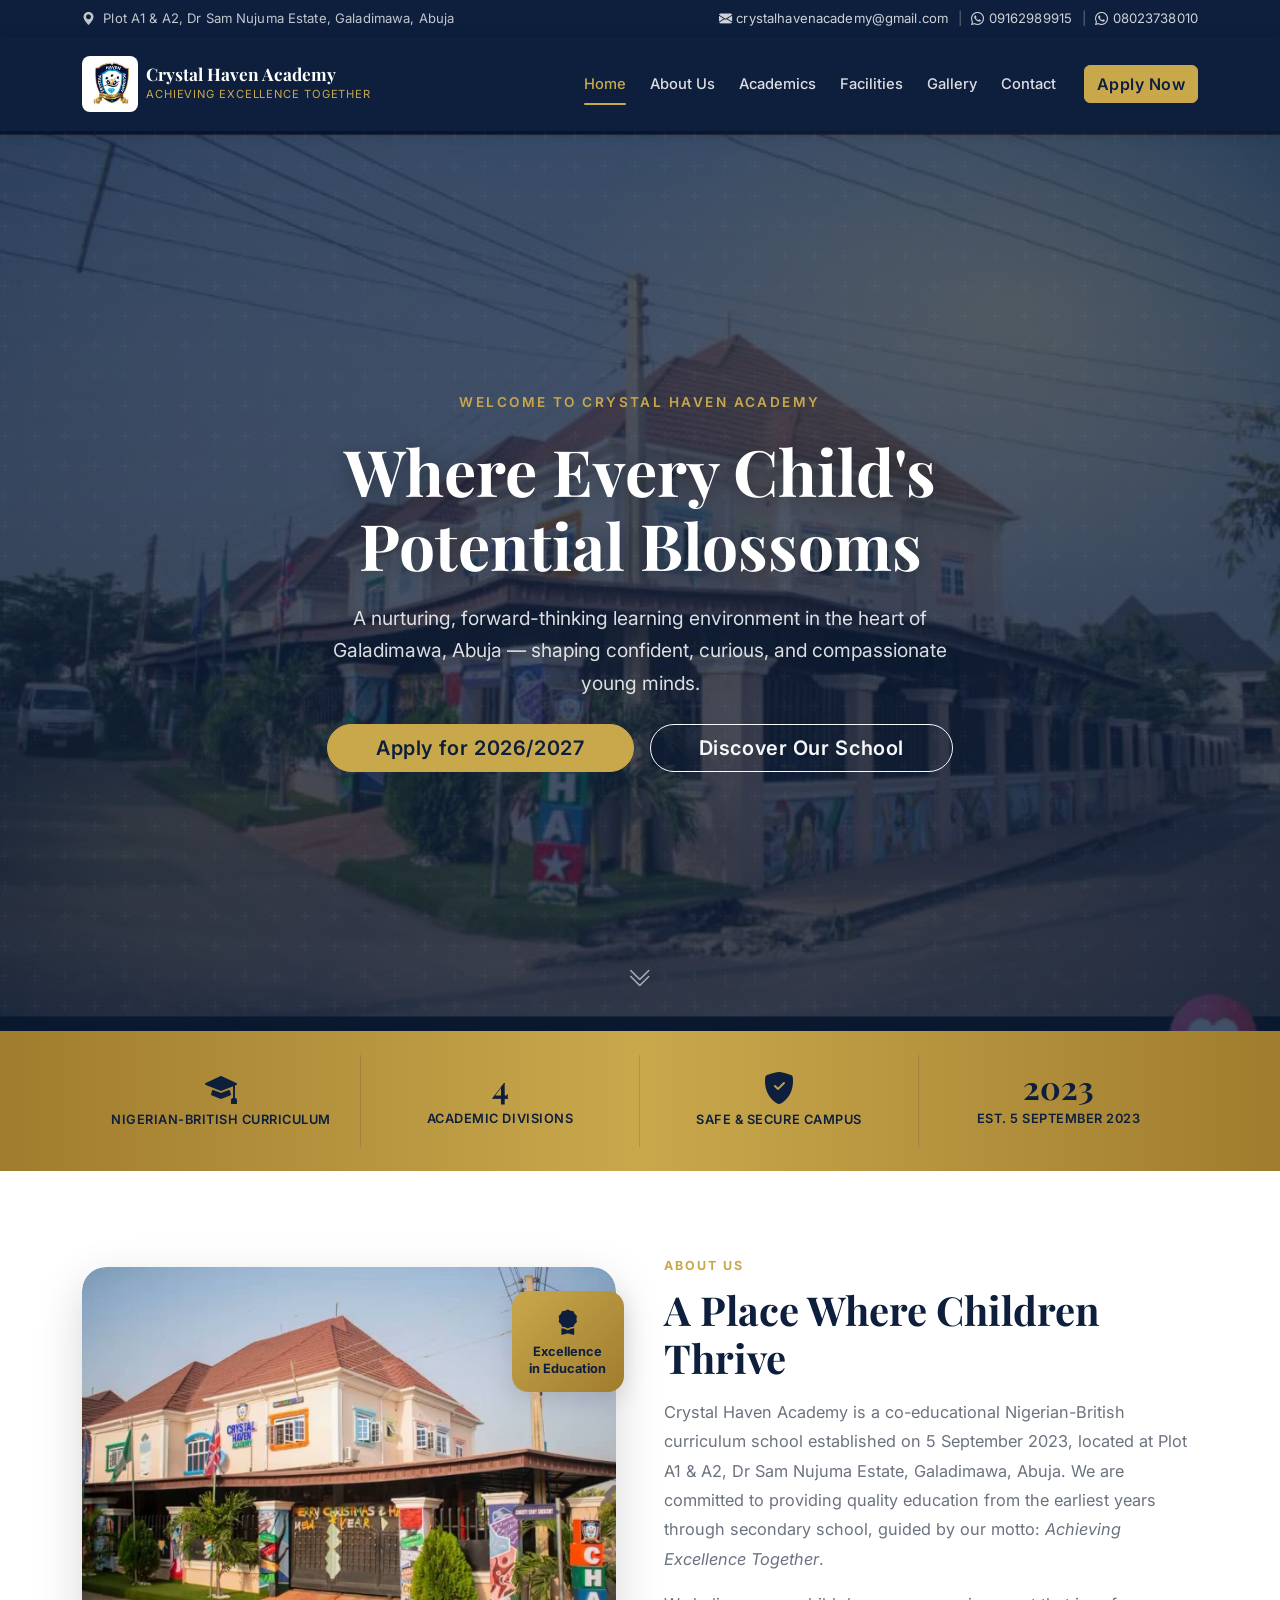
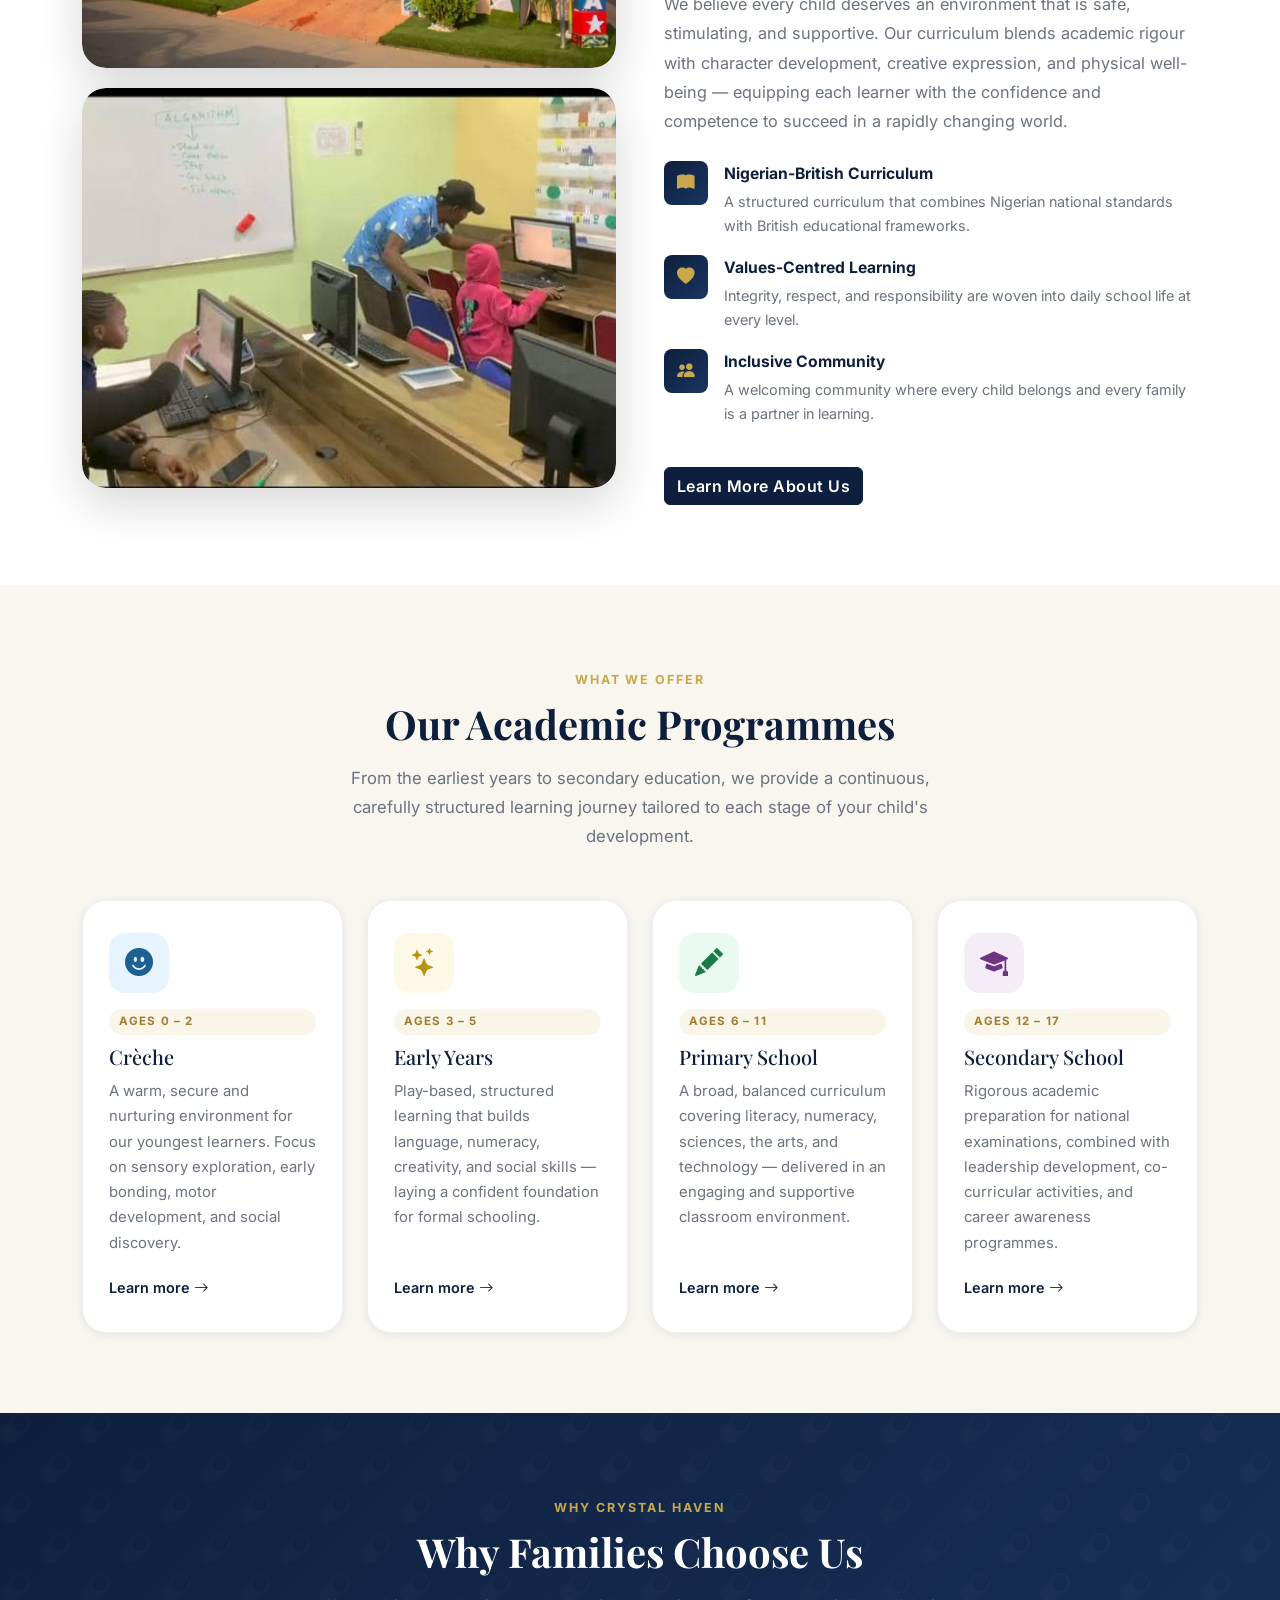
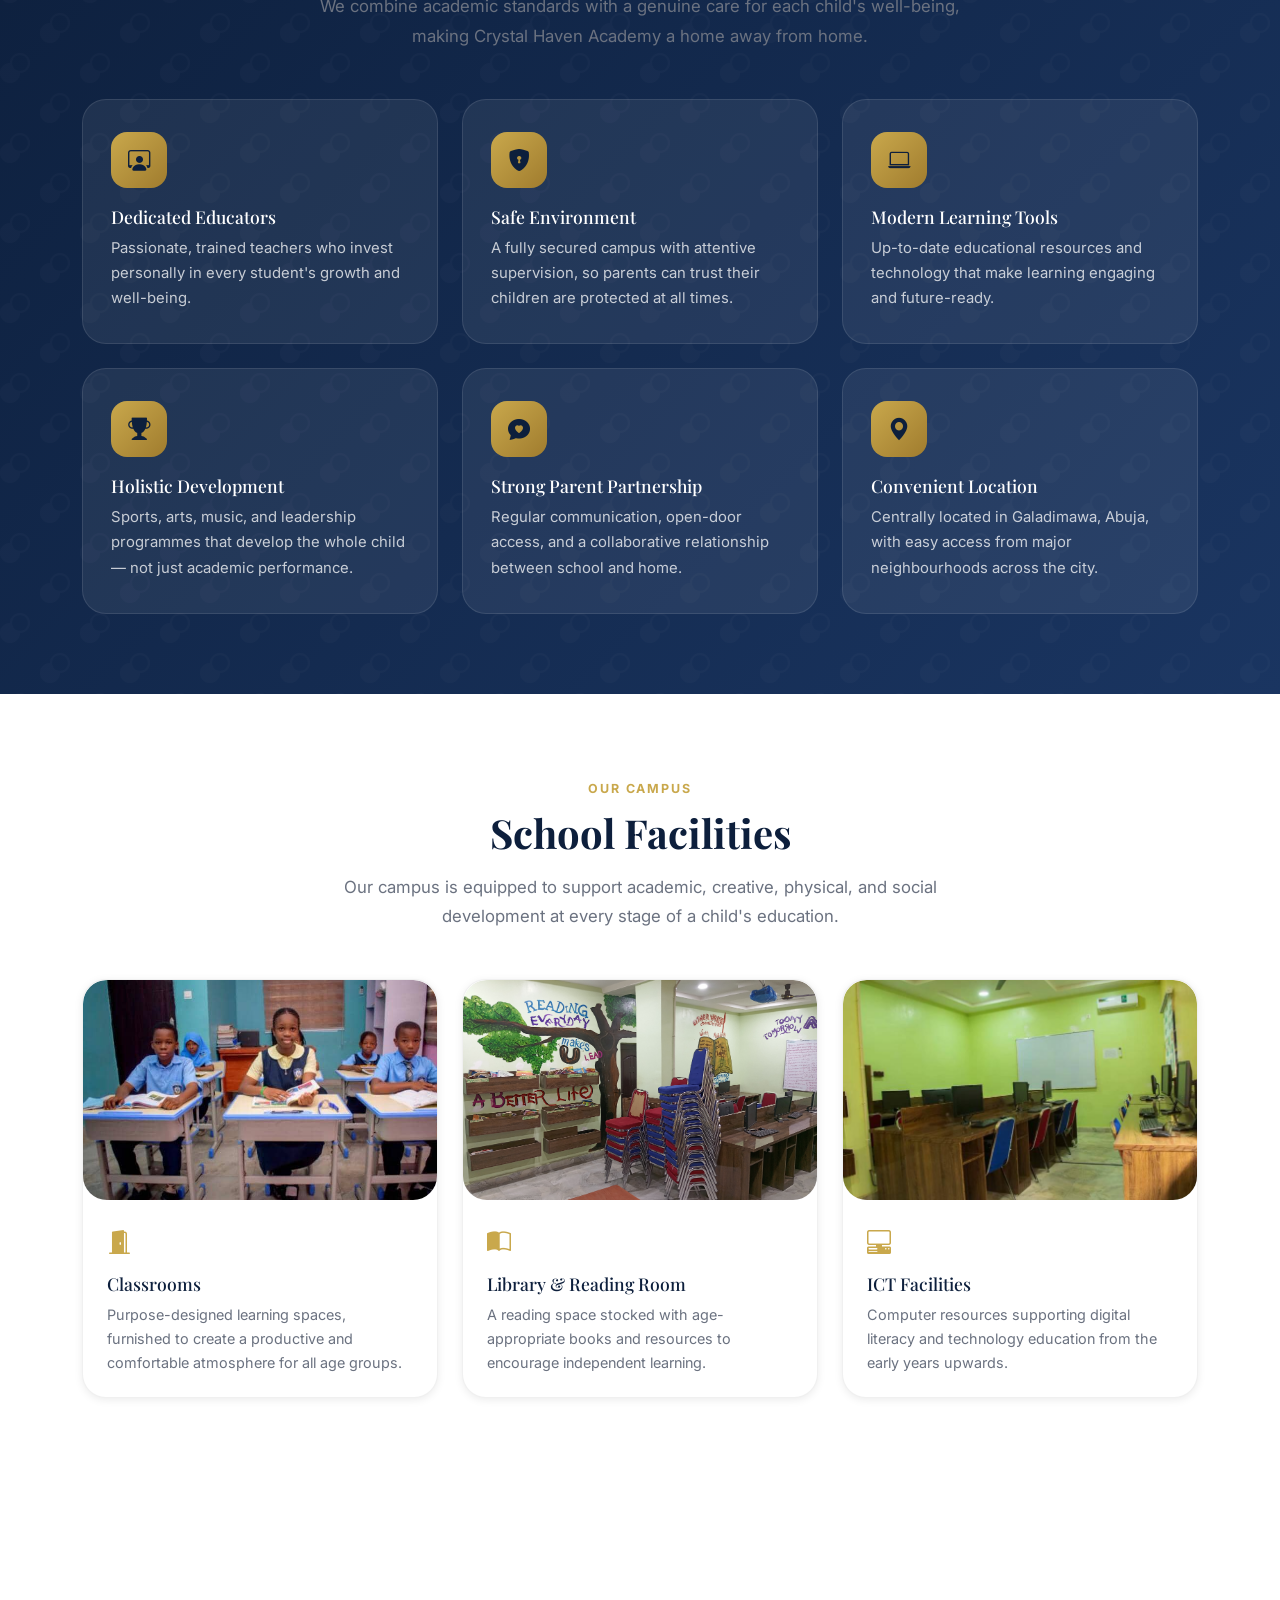
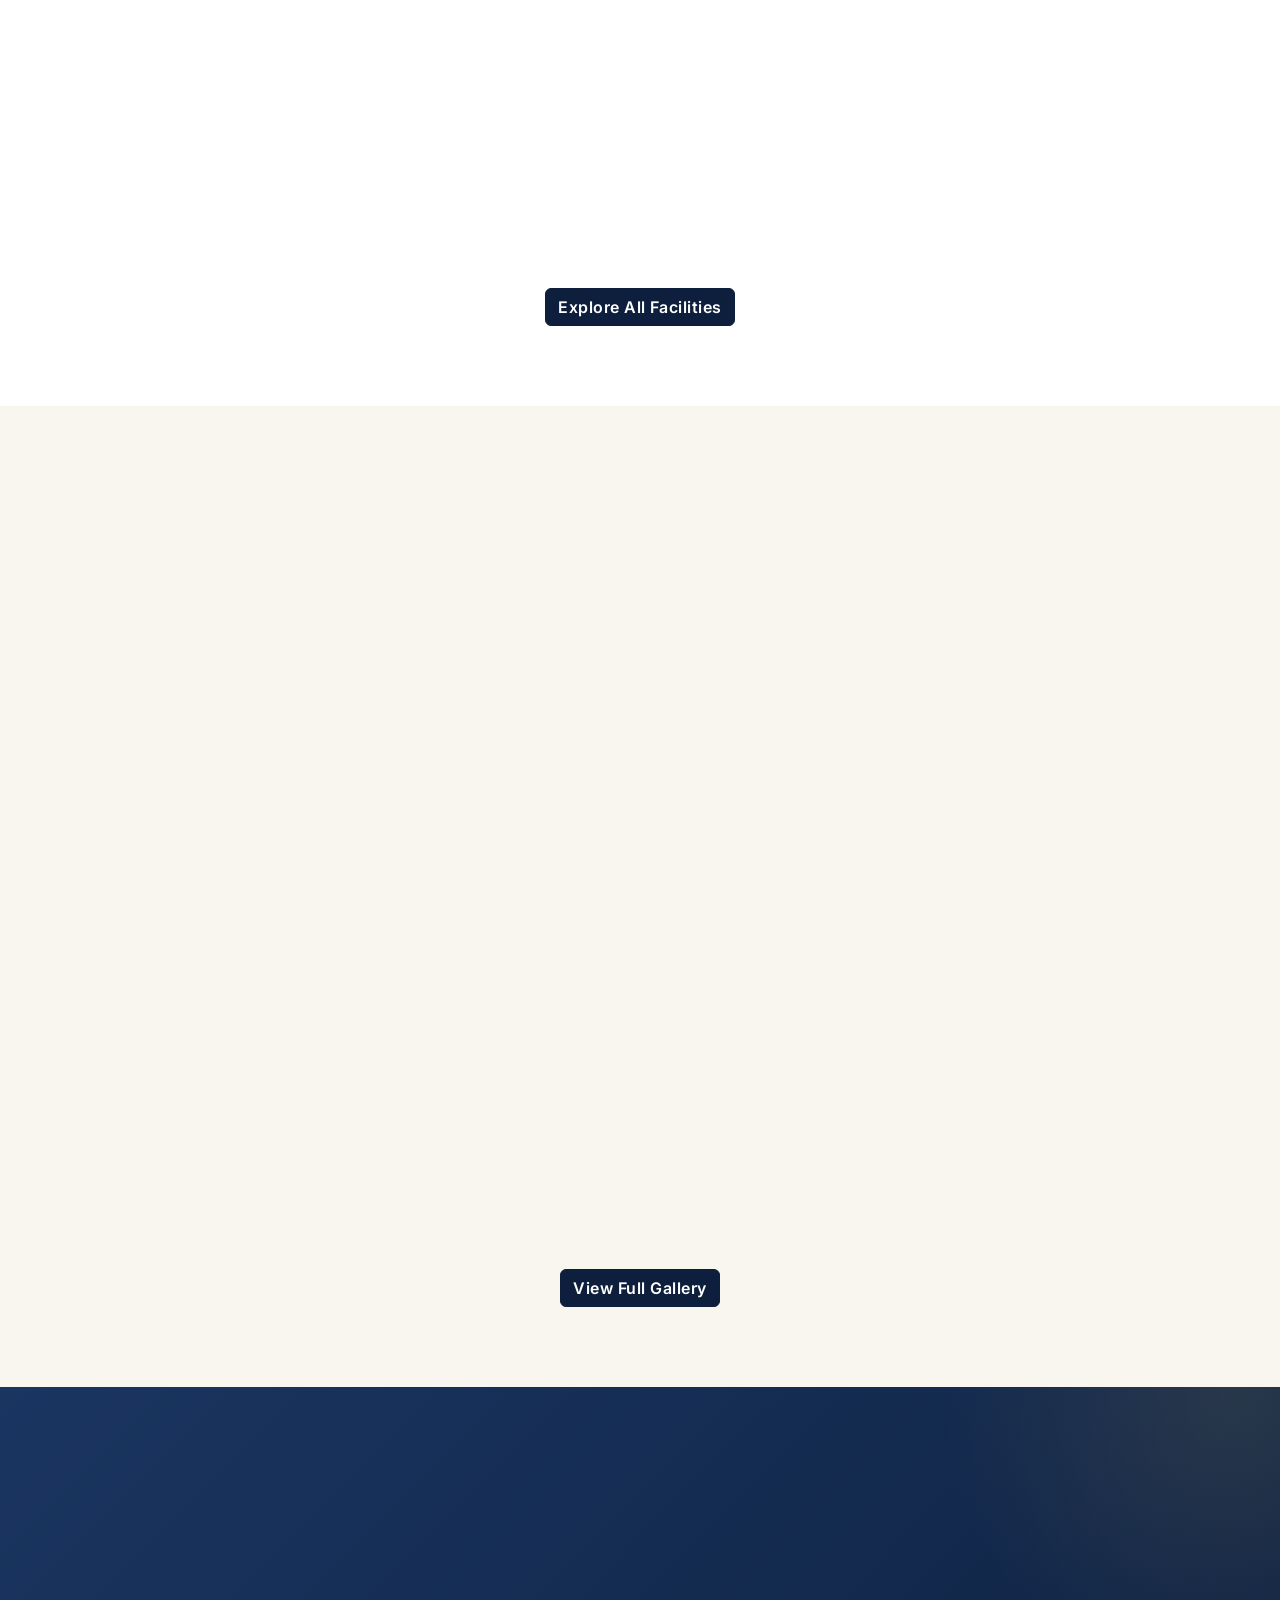
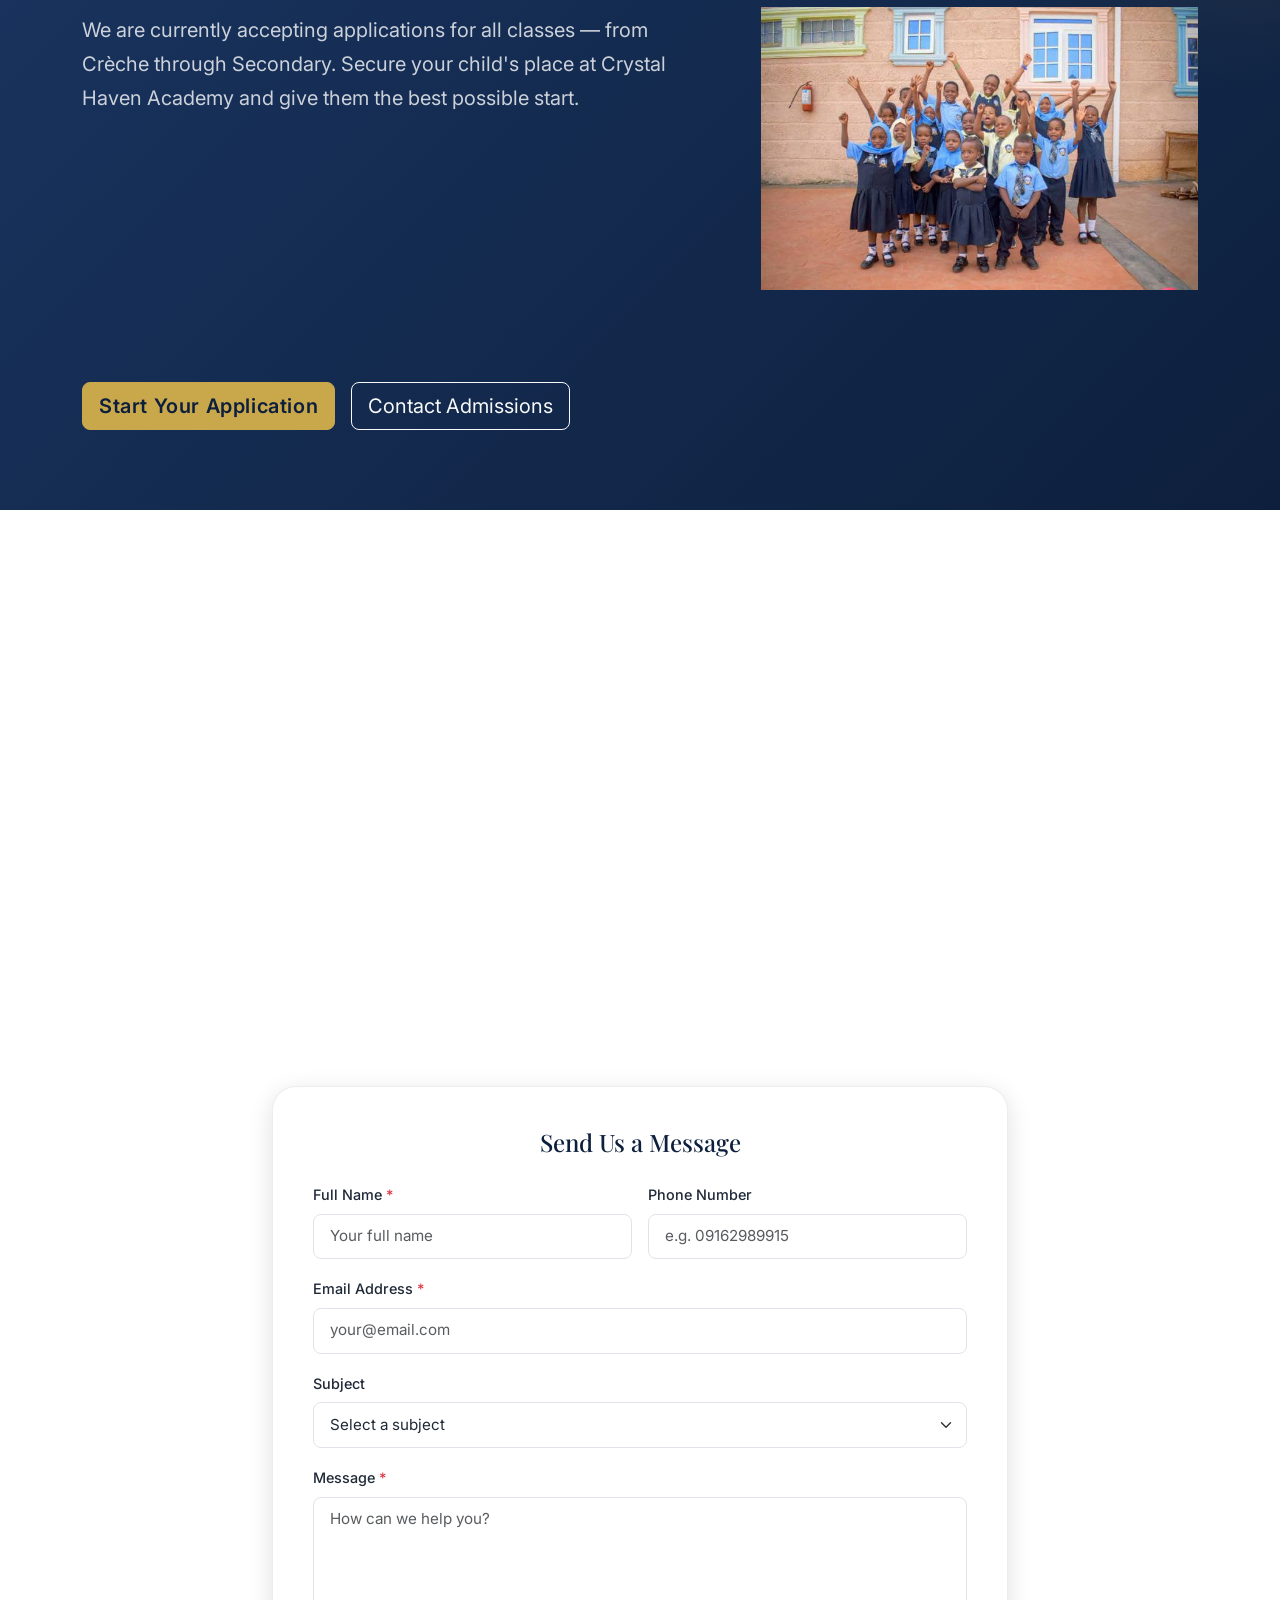
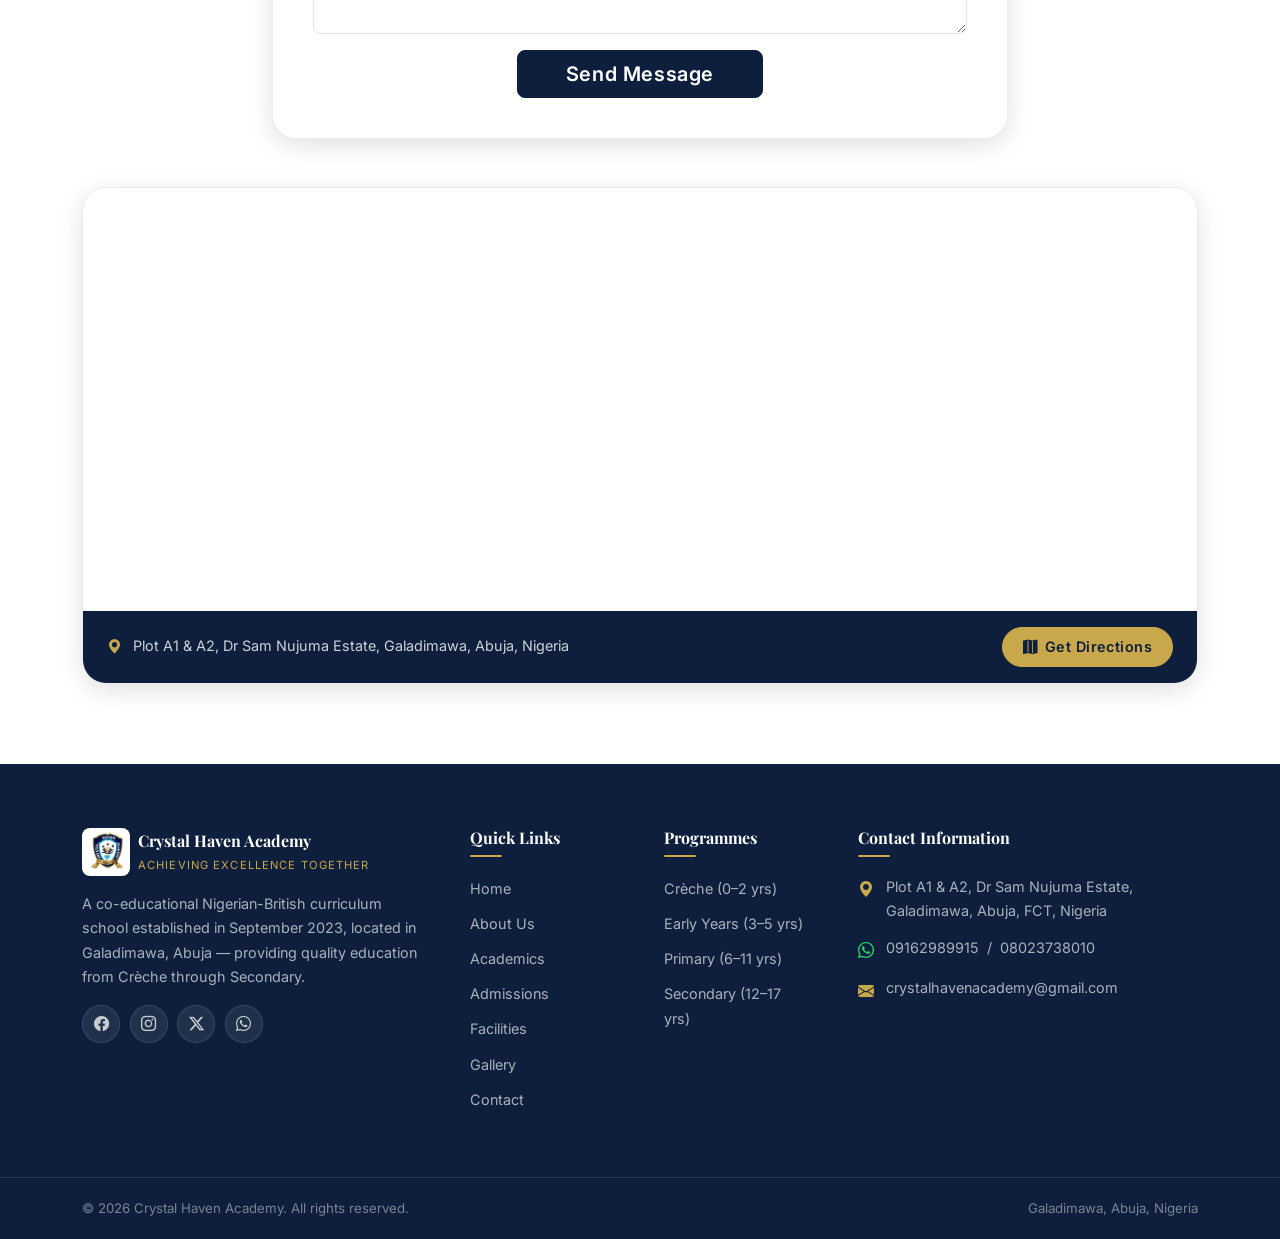
<file: index.html>
<!DOCTYPE html>
<html lang="en">
<head>
  <meta charset="UTF-8" />
  <meta name="viewport" content="width=device-width, initial-scale=1.0" />
  <meta name="description" content="Crystal Haven Academy – a Nigerian-British co-educational school in Galadimawa, Abuja, Nigeria, offering Crèche, Early Years, Primary and Secondary education. Admissions open for the 2026/2027 academic session." />
  <meta name="keywords" content="Crystal Haven Academy, school Abuja, Nigerian-British curriculum, nursery school Galadimawa, primary school Abuja, secondary school Abuja, admissions 2026" />
  <meta name="author" content="Crystal Haven Academy" />

  <!-- Open Graph -->
  <meta property="og:title" content="Crystal Haven Academy – Galadimawa, Abuja" />
  <meta property="og:description" content="Achieving Excellence Together. Nigerian-British curriculum from Crèche through Secondary. Admissions open for 2026/2027." />
  <meta property="og:type" content="website" />

  <title>Crystal Haven Academy | Galadimawa, Abuja</title>

  <!-- Bootstrap 5.3.8 -->
  <link
    href="https://cdn.jsdelivr.net/npm/bootstrap@5.3.8/dist/css/bootstrap.min.css"
    rel="stylesheet"
    integrity="sha384-sRIl4kxILFvY47J16cr9ZwB07vP4J8+LH7qKQnuqkuIAvNWLzeN8tE5YBujZqJLB"
    crossorigin="anonymous"
  />

  <!-- Bootstrap Icons -->
  <link
    href="https://cdn.jsdelivr.net/npm/bootstrap-icons@1.11.3/font/bootstrap-icons.min.css"
    rel="stylesheet"
  />

  <!-- Google Fonts -->
  <link rel="preconnect" href="https://fonts.googleapis.com" />
  <link rel="preconnect" href="https://fonts.gstatic.com" crossorigin />
  <link
    href="https://fonts.googleapis.com/css2?family=Playfair+Display:wght@600;700&family=Inter:wght@300;400;500;600&display=swap"
    rel="stylesheet"
  />

  <!-- Custom styles -->
  <link rel="stylesheet" href="assets/css/style.css" />

  <!-- Google tag (gtag.js) -->
<script async src="https://www.googletagmanager.com/gtag/js?id=G-KRL5Y91R9W"></script>
<script>
  window.dataLayer = window.dataLayer || [];
  function gtag(){dataLayer.push(arguments);}
  gtag('js', new Date());
  gtag('config', 'G-KRL5Y91R9W');
</script>
</head>

<body>

  <!-- ============================================================
       SKIP LINK (accessibility)
  ============================================================ -->
  <a class="skip-link visually-hidden-focusable" href="#main-content">Skip to main content</a>

  <!-- ============================================================
       TOP BAR
  ============================================================ -->
  <div class="top-bar d-none d-md-block" aria-label="Contact information">
    <div class="container d-flex justify-content-between align-items-center">
      <span>
        <i class="bi bi-geo-alt-fill me-1" aria-hidden="true"></i>
        Plot A1 &amp; A2, Dr Sam Nujuma Estate, Galadimawa, Abuja
      </span>
      <span class="d-flex align-items-center flex-wrap gap-2">
        <a href="mailto:crystalhavenacademy@gmail.com" class="top-bar-link">
          <i class="bi bi-envelope-fill me-1" aria-hidden="true"></i>crystalhavenacademy@gmail.com
        </a>
        <span class="top-bar-sep" aria-hidden="true">|</span>
        <a href="https://wa.me/2349162989915" class="top-bar-link top-bar-wa" target="_blank" rel="noopener noreferrer" aria-label="WhatsApp 09162989915">
          <i class="bi bi-whatsapp me-1" aria-hidden="true"></i>09162989915
        </a>
        <span class="top-bar-sep" aria-hidden="true">|</span>
        <a href="https://wa.me/2348023738010" class="top-bar-link top-bar-wa" target="_blank" rel="noopener noreferrer" aria-label="WhatsApp 08023738010">
          <i class="bi bi-whatsapp me-1" aria-hidden="true"></i>08023738010
        </a>
      </span>
    </div>
  </div>

  <!-- ============================================================
       NAVIGATION
  ============================================================ -->
  <nav class="navbar navbar-expand-lg navbar-dark cha-navbar sticky-top" aria-label="Main navigation">
    <div class="container">

      <!-- Brand -->
      <a class="navbar-brand d-flex align-items-center gap-2" href="index.html">

        <div class="brand-logo-wrap">
          <img
            src="assets/images/crystal-haven-logo.jpg"
            alt="Crystal Haven Academy official school logo"
            class="brand-logo-img"
            width="48"
            height="48"
          />
        </div>

        <div class="brand-text">
          <span class="brand-name">Crystal Haven Academy</span>
          <span class="brand-tagline d-none d-sm-block">Achieving Excellence Together</span>
        </div>
      </a>

      <!-- Mobile toggler -->
      <button
        class="navbar-toggler"
        type="button"
        data-bs-toggle="collapse"
        data-bs-target="#mainNav"
        aria-controls="mainNav"
        aria-expanded="false"
        aria-label="Toggle navigation"
      >
        <span class="navbar-toggler-icon"></span>
      </button>

      <!-- Links -->
      <div class="collapse navbar-collapse" id="mainNav">
        <ul class="navbar-nav ms-auto mb-2 mb-lg-0 align-items-lg-center">
          <li class="nav-item">
            <a class="nav-link active" aria-current="page" href="index.html">Home</a>
          </li>
          <li class="nav-item">
            <a class="nav-link" href="about.html">About Us</a>
          </li>
          <li class="nav-item">
            <a class="nav-link" href="academics.html">Academics</a>
          </li>
          <li class="nav-item">
            <a class="nav-link" href="facilities.html">Facilities</a>
          </li>
          <li class="nav-item">
            <a class="nav-link" href="gallery.html">Gallery</a>
          </li>
          <li class="nav-item">
            <a class="nav-link" href="contact.html">Contact</a>
          </li>
          <li class="nav-item ms-lg-3">
            <a class="btn btn-gold" href="admissions.html">Apply Now</a>
          </li>
        </ul>
      </div>

    </div>
  </nav>

  <!-- ============================================================
       MAIN CONTENT
  ============================================================ -->
  <main id="main-content">

    <!-- ----------------------------------------------------------
         HERO SECTION
    ---------------------------------------------------------- -->
    <section class="hero-section" aria-label="Welcome to Crystal Haven Academy">
      <div class="hero-overlay"></div>
      <div class="container hero-content text-center text-white">
        <p class="hero-eyebrow">Welcome to Crystal Haven Academy</p>
        <h1 class="hero-heading">
          Where Every Child's<br class="d-none d-md-block" />
          Potential Blossoms
        </h1>
        <p class="hero-subtext">
          A nurturing, forward-thinking learning environment in the heart of<br class="d-none d-lg-block" />
          Galadimawa, Abuja — shaping confident, curious, and compassionate young minds.
        </p>
        <div class="hero-cta d-flex flex-wrap justify-content-center gap-3 mt-4">
          <a href="admissions.html" class="btn btn-gold btn-lg px-5">
            Apply for 2026/2027
          </a>
          <a href="#about" class="btn btn-outline-light btn-lg px-5">
            Discover Our School
          </a>
        </div>
      </div>
      <!-- Scroll indicator -->
      <a href="#about" class="hero-scroll-indicator" aria-label="Scroll down">
        <i class="bi bi-chevron-double-down"></i>
      </a>
    </section>

    <!-- ----------------------------------------------------------
         HIGHLIGHTS STRIP
    ---------------------------------------------------------- -->
    <section class="stats-strip" aria-label="School highlights">
      <div class="container">
        <div class="row g-0 text-center">
          <div class="col-6 col-md-3 stat-item">
            <span class="stat-number">
              <i class="bi bi-mortarboard-fill" aria-hidden="true"></i>
            </span>
            <span class="stat-label">Nigerian-British Curriculum</span>
          </div>
          <div class="col-6 col-md-3 stat-item">
            <span class="stat-number">4</span>
            <span class="stat-label">Academic Divisions</span>
          </div>
          <div class="col-6 col-md-3 stat-item">
            <span class="stat-number">
              <i class="bi bi-shield-fill-check" aria-hidden="true"></i>
            </span>
            <span class="stat-label">Safe &amp; Secure Campus</span>
          </div>
          <div class="col-6 col-md-3 stat-item">
            <span class="stat-number">2023</span>
            <span class="stat-label">Est. 5 September 2023</span>
          </div>
        </div>
      </div>
    </section>

    <!-- ----------------------------------------------------------
         ABOUT SECTION
    ---------------------------------------------------------- -->
    <section class="section-padding" id="about" aria-labelledby="about-heading">
      <div class="container">
        <div class="row align-items-center g-5">

          
<!-- Image side -->
<div class="col-lg-6">
  <div class="about-image-stack">

    <div class="about-img-main" role="img" aria-label="Exterior of Crystal Haven Academy">
      <img
        src="assets/images/school-building1.jpg"
        alt="Exterior of Crystal Haven Academy"
        style="width: 100%; height: 100%; object-fit: cover; border-radius: inherit;"
      >
    </div>

    <div class="about-img-accent" role="img" aria-label="Students learning in the classroom">
      <img
        src="assets/images/classroom-learning.jpg"
        alt="Students learning with computers at Crystal Haven Academy"
        style="width: 100%; height: 100%; object-fit: cover; border-radius: inherit;"
      >
    </div>

    <div class="about-badge">
      <i class="bi bi-award-fill" aria-hidden="true"></i>
      <span>Excellence<br>in Education</span>
    </div>

  </div>
</div>


          <!-- Text side -->
          <div class="col-lg-6">
            <div class="section-label">About Us</div>
            <h2 class="section-heading" id="about-heading">
              A Place Where Children Thrive
            </h2>
            <p class="section-body">
              Crystal Haven Academy is a co-educational Nigerian-British curriculum school established on
              5 September 2023, located at Plot A1 &amp; A2, Dr Sam Nujuma Estate, Galadimawa, Abuja. We
              are committed to providing quality education from the earliest years through secondary school,
              guided by our motto: <em>Achieving Excellence Together</em>.
            </p>
            <p class="section-body">
              We believe every child deserves an environment that is safe, stimulating, and supportive.
              Our curriculum blends academic rigour with character development, creative expression, and
              physical well-being — equipping each learner with the confidence and competence to succeed
              in a rapidly changing world.
            </p>

            <ul class="about-pillars list-unstyled mt-4">
              <li>
                <span class="pillar-icon"><i class="bi bi-book-fill" aria-hidden="true"></i></span>
                <div>
                  <strong>Nigerian-British Curriculum</strong>
                  <p>A structured curriculum that combines Nigerian national standards with British educational frameworks.</p>
                </div>
              </li>
              <li>
                <span class="pillar-icon"><i class="bi bi-heart-fill" aria-hidden="true"></i></span>
                <div>
                  <strong>Values-Centred Learning</strong>
                  <p>Integrity, respect, and responsibility are woven into daily school life at every level.</p>
                </div>
              </li>
              <li>
                <span class="pillar-icon"><i class="bi bi-people-fill" aria-hidden="true"></i></span>
                <div>
                  <strong>Inclusive Community</strong>
                  <p>A welcoming community where every child belongs and every family is a partner in learning.</p>
                </div>
              </li>
            </ul>

            <a href="about.html" class="btn btn-navy mt-4">Learn More About Us</a>
          </div>

        </div>
      </div>
    </section>

    <!-- ----------------------------------------------------------
         ACADEMIC PROGRAMMES
    ---------------------------------------------------------- -->
    <section class="section-padding bg-light-cream" id="programmes" aria-labelledby="programmes-heading">
      <div class="container">
        <div class="text-center mb-5">
          <div class="section-label">What We Offer</div>
          <h2 class="section-heading" id="programmes-heading">Our Academic Programmes</h2>
          <p class="section-intro">
            From the earliest years to secondary education, we provide a continuous, carefully structured
            learning journey tailored to each stage of your child's development.
          </p>
        </div>

        <div class="row g-4">

          <!-- Creche -->
          <div class="col-sm-6 col-xl-3">
            <article class="programme-card h-100" aria-labelledby="prog-creche">
              <div class="programme-icon-wrap" style="--prog-color: #e8f4fd;">
                <i class="bi bi-emoji-smile-fill" aria-hidden="true" style="color:#1e6091;"></i>
              </div>
              <span class="programme-badge">Ages 0 – 2</span>
              <h3 class="programme-title" id="prog-creche">Crèche</h3>
              <p class="programme-desc">
                A warm, secure and nurturing environment for our youngest learners. Focus on sensory
                exploration, early bonding, motor development, and social discovery.
              </p>
              <a href="academics.html#creche" class="programme-link">
                Learn more <i class="bi bi-arrow-right" aria-hidden="true"></i>
              </a>
            </article>
          </div>

          <!-- Early Years -->
          <div class="col-sm-6 col-xl-3">
            <article class="programme-card h-100" aria-labelledby="prog-eyfs">
              <div class="programme-icon-wrap" style="--prog-color: #fef9e7;">
                <i class="bi bi-stars" aria-hidden="true" style="color:#b7950b;"></i>
              </div>
              <span class="programme-badge">Ages 3 – 5</span>
              <h3 class="programme-title" id="prog-eyfs">Early Years</h3>
              <p class="programme-desc">
                Play-based, structured learning that builds language, numeracy, creativity, and
                social skills — laying a confident foundation for formal schooling.
              </p>
              <a href="academics.html#early-years" class="programme-link">
                Learn more <i class="bi bi-arrow-right" aria-hidden="true"></i>
              </a>
            </article>
          </div>

          <!-- Primary -->
          <div class="col-sm-6 col-xl-3">
            <article class="programme-card h-100" aria-labelledby="prog-primary">
              <div class="programme-icon-wrap" style="--prog-color: #eafaf1;">
                <i class="bi bi-pencil-fill" aria-hidden="true" style="color:#1a7a4a;"></i>
              </div>
              <span class="programme-badge">Ages 6 – 11</span>
              <h3 class="programme-title" id="prog-primary">Primary School</h3>
              <p class="programme-desc">
                A broad, balanced curriculum covering literacy, numeracy, sciences, the arts,
                and technology — delivered in an engaging and supportive classroom environment.
              </p>
              <a href="academics.html#primary" class="programme-link">
                Learn more <i class="bi bi-arrow-right" aria-hidden="true"></i>
              </a>
            </article>
          </div>

          <!-- Secondary -->
          <div class="col-sm-6 col-xl-3">
            <article class="programme-card h-100" aria-labelledby="prog-secondary">
              <div class="programme-icon-wrap" style="--prog-color: #f4ecf7;">
                <i class="bi bi-mortarboard-fill" aria-hidden="true" style="color:#6c3483;"></i>
              </div>
              <span class="programme-badge">Ages 12 – 17</span>
              <h3 class="programme-title" id="prog-secondary">Secondary School</h3>
              <p class="programme-desc">
                Rigorous academic preparation for national examinations, combined with leadership
                development, co-curricular activities, and career awareness programmes.
              </p>
              <a href="academics.html#secondary" class="programme-link">
                Learn more <i class="bi bi-arrow-right" aria-hidden="true"></i>
              </a>
            </article>
          </div>

        </div>
      </div>
    </section>

    <!-- ----------------------------------------------------------
         WHY CHOOSE US
    ---------------------------------------------------------- -->
    <section class="section-padding why-section" id="why-us" aria-labelledby="why-heading">
      <div class="container">
        <div class="text-center mb-5">
          <div class="section-label text-gold">Why Crystal Haven</div>
          <h2 class="section-heading text-white" id="why-heading">Why Families Choose Us</h2>
          <p class="section-intro text-white-75">
            We combine academic standards with a genuine care for each child's well-being,
            making Crystal Haven Academy a home away from home.
          </p>
        </div>

        <div class="row g-4 justify-content-center">

          <div class="col-md-6 col-lg-4">
            <div class="why-card">
              <div class="why-icon"><i class="bi bi-person-workspace" aria-hidden="true"></i></div>
              <h3>Dedicated Educators</h3>
              <p>Passionate, trained teachers who invest personally in every student's growth and well-being.</p>
            </div>
          </div>

          <div class="col-md-6 col-lg-4">
            <div class="why-card">
              <div class="why-icon"><i class="bi bi-shield-lock-fill" aria-hidden="true"></i></div>
              <h3>Safe Environment</h3>
              <p>A fully secured campus with attentive supervision, so parents can trust their children are protected at all times.</p>
            </div>
          </div>

          <div class="col-md-6 col-lg-4">
            <div class="why-card">
              <div class="why-icon"><i class="bi bi-laptop" aria-hidden="true"></i></div>
              <h3>Modern Learning Tools</h3>
              <p>Up-to-date educational resources and technology that make learning engaging and future-ready.</p>
            </div>
          </div>

          <div class="col-md-6 col-lg-4">
            <div class="why-card">
              <div class="why-icon"><i class="bi bi-trophy-fill" aria-hidden="true"></i></div>
              <h3>Holistic Development</h3>
              <p>Sports, arts, music, and leadership programmes that develop the whole child — not just academic performance.</p>
            </div>
          </div>

          <div class="col-md-6 col-lg-4">
            <div class="why-card">
              <div class="why-icon"><i class="bi bi-chat-heart-fill" aria-hidden="true"></i></div>
              <h3>Strong Parent Partnership</h3>
              <p>Regular communication, open-door access, and a collaborative relationship between school and home.</p>
            </div>
          </div>

          <div class="col-md-6 col-lg-4">
            <div class="why-card">
              <div class="why-icon"><i class="bi bi-geo-alt-fill" aria-hidden="true"></i></div>
              <h3>Convenient Location</h3>
              <p>Centrally located in Galadimawa, Abuja, with easy access from major neighbourhoods across the city.</p>
            </div>
          </div>

        </div>
      </div>
    </section>

    <!-- ----------------------------------------------------------
         FACILITIES
    ---------------------------------------------------------- -->
    <section class="section-padding" id="facilities" aria-labelledby="facilities-heading">
      <div class="container">
        <div class="text-center mb-5">
          <div class="section-label">Our Campus</div>
          <h2 class="section-heading" id="facilities-heading">School Facilities</h2>
          <p class="section-intro">
            Our campus is equipped to support academic, creative, physical, and social development
            at every stage of a child's education.
          </p>
        </div>

        <div class="row g-4">

          <!-- TODO: Confirm full facilities list with school management before publishing -->
          <div class="col-sm-6 col-lg-4">
            <div class="facility-card">
              <div class="facility-img">
  <img
    src="assets/images/classroom-learning2.jpg"
    alt="A teacher assisting a pupil during a computer-based lesson"
    loading="lazy"
  >
</div>
              <div class="facility-body">
                <i class="bi bi-door-open-fill facility-icon" aria-hidden="true"></i>
                <h3>Classrooms</h3>
                <p>Purpose-designed learning spaces, furnished to create a productive and comfortable atmosphere for all age groups.</p>
              </div>
            </div>
          </div>

          <!-- TODO: Confirm -->
          <div class="col-sm-6 col-lg-4">
            <div class="facility-card">
              <div class="facility-img">
  <img
    src="assets/images/classroom-learning1.jpg"
    alt="A teacher assisting a pupil during a computer-based lesson"
    loading="lazy"
  >
</div>
              <div class="facility-body">
                <i class="bi bi-book-half facility-icon" aria-hidden="true"></i>
                <h3>Library &amp; Reading Room</h3>
                <p>A reading space stocked with age-appropriate books and resources to encourage independent learning.</p>
              </div>
            </div>
          </div>

          <!-- TODO: Confirm -->
          <div class="col-sm-6 col-lg-4">
            <div class="facility-card">
              <div class="facility-img">
  <img
    src="assets/images/cbtroom.jpg"
    alt="A teacher assisting a pupil during a computer-based lesson"
    loading="lazy"
  >
</div>
              <div class="facility-body">
                <i class="bi bi-pc-display-horizontal facility-icon" aria-hidden="true"></i>
                <h3>ICT Facilities</h3>
                <p>Computer resources supporting digital literacy and technology education from the early years upwards.</p>
              </div>
            </div>
          </div>

          <!-- TODO: Confirm -->
          <div class="col-sm-6 col-lg-4">
            <div class="facility-card">
              <div class="facility-img">
  <img
    src="assets/images/playground.jpg"
    alt="A teacher assisting a pupil during a computer-based lesson"
    loading="lazy"
  >
</div>
              <div class="facility-body">
                <i class="bi bi-dribbble facility-icon" aria-hidden="true"></i>
                <h3>Play &amp; Sports Area</h3>
                <p>Open outdoor space for physical activity, supervised play, and sport — supporting health and teamwork.</p>
              </div>
            </div>
          </div>

          
<!-- School Transport -->
<div class="col-sm-6 col-lg-4">
  <div class="facility-card">
    <div class="facility-img">
  <img
    src="assets/images/school-transport.jpg"
    alt="A teacher assisting a pupil during a computer-based lesson"
    loading="lazy"
  >
</div>
    <div class="facility-body">
      <i class="bi bi-bus-front-fill facility-icon" aria-hidden="true"></i>
      <h3>School Transport</h3>
      <p>Our school buses support convenient transportation for students travelling to and from school.</p>
    </div>
  </div>
</div>


          <!-- TODO: Confirm -->
          <div class="col-sm-6 col-lg-4">
            <div class="facility-card">
             <div class="facility-img">
  <img
    src="assets/images/admin-block.jpg"
    alt="A teacher assisting a pupil during a computer-based lesson"
    loading="lazy"
  >
</div>
              <div class="facility-body">
                <i class="bi bi-building facility-icon" aria-hidden="true"></i>
                <h3>Administrative Block</h3>
                <p>A dedicated reception and administrative area where parents and visitors are welcomed and assisted.</p>
              </div>
            </div>
          </div>

        </div>

        <div class="text-center mt-5">
          <a href="facilities.html" class="btn btn-navy">Explore All Facilities</a>
        </div>

      </div>
    </section>

    <!-- ----------------------------------------------------------
         GALLERY PREVIEW
    ---------------------------------------------------------- -->
    <section class="section-padding bg-light-cream" id="gallery" aria-labelledby="gallery-heading">
      <div class="container">
        <div class="text-center mb-5">
          <div class="section-label">Life at Crystal Haven</div>
          <h2 class="section-heading" id="gallery-heading">Gallery Preview</h2>
          <p class="section-intro">
            A glimpse into the vibrant, busy life of our school community.
          </p>
        </div>

        <div class="gallery-grid" role="list">

          <div class="gallery-item gallery-item--large" role="listitem">
  <div class="img-placeholder">
    <img
      src="assets/images/students3.jpg"
      alt="Students of Crystal Haven Academy"
      loading="lazy"
    >
  </div>

  <div class="gallery-overlay">
    <i class="bi bi-zoom-in" aria-hidden="true"></i>
  </div>
</div>

          <div class="gallery-item" role="listitem">
            <div class="gallery-item" role="listitem">
  <div class="img-placeholder">
    <img
      src="assets/images/school-building2.jpg"
      alt="Front view of Crystal Haven Academy"
      loading="lazy"
    >
  </div>
  <div class="gallery-overlay">
    <i class="bi bi-zoom-in" aria-hidden="true"></i>
  </div>
</div>
            <div class="gallery-overlay">
              <i class="bi bi-zoom-in" aria-hidden="true"></i>
            </div>
          </div>

          <div class="gallery-item" role="listitem">
           <div class="gallery-item" role="listitem">
  <div class="img-placeholder">
    <img
      src="assets/images/classroom-learning3.jpg"
      alt="Front view of Crystal Haven Academy"
      loading="lazy"
    >
  </div>
  <div class="gallery-overlay">
    <i class="bi bi-zoom-in" aria-hidden="true"></i>
  </div>
</div>
            <div class="gallery-overlay">
              <i class="bi bi-zoom-in" aria-hidden="true"></i>
            </div>
          </div>

          <div class="gallery-item" role="listitem">
            <div class="gallery-item" role="listitem">
  <div class="img-placeholder">
    <img
      src="assets/images/music-activities1.jpg"
      alt="Front view of Crystal Haven Academy"
      loading="lazy"
    >
  </div>
  <div class="gallery-overlay">
    <i class="bi bi-zoom-in" aria-hidden="true"></i>
  </div>
</div>
            <div class="gallery-overlay">
              <i class="bi bi-zoom-in" aria-hidden="true"></i>
            </div>
          </div>

          <div class="gallery-item" role="listitem">
           <div class="gallery-item" role="listitem">
  <div class="img-placeholder">
    <img
      src="assets/images/swim.jpg"
      alt="Front view of Crystal Haven Academy"
      loading="lazy"
    >
  </div>
  <div class="gallery-overlay">
    <i class="bi bi-zoom-in" aria-hidden="true"></i>
  </div>
</div>
            </div>
            <div class="gallery-overlay">
              <i class="bi bi-zoom-in" aria-hidden="true"></i>
            </div>
          </div>

        </div>

        <div class="text-center mt-5">
          <a href="gallery.html" class="btn btn-navy">View Full Gallery</a>
        </div>

      </div>
    </section>

    <!-- ----------------------------------------------------------
         ADMISSIONS
    ---------------------------------------------------------- -->
    <section class="admissions-section" id="admissions" aria-labelledby="admissions-heading">
      <div class="container">
        <div class="row align-items-center g-5">

          <div class="col-lg-7">
            <div class="section-label text-gold">Enrol Today</div>
            <h2 class="section-heading text-white" id="admissions-heading">
              Admissions Open<br />
              <span class="text-gold">2026 / 2027 Academic Session</span>
            </h2>
            <p class="text-white-75 fs-5 mb-4">
              We are currently accepting applications for all classes — from Crèche through Secondary.
              Secure your child's place at Crystal Haven Academy and give them the best possible start.
            </p>

            <div class="admissions-steps">
              <div class="adm-step">
                <span class="adm-step-num">01</span>
                <div>
                  <strong>Submit an Enquiry</strong>
                  <p>Contact us by phone, email or walk-in to request an admission form.</p>
                </div>
              </div>
              <div class="adm-step">
                <span class="adm-step-num">02</span>
                <div>
                  <strong>School Visit & Assessment</strong>
                  <p>Schedule a visit to tour the campus and complete a placement assessment where applicable.</p>
                </div>
              </div>
              <div class="adm-step">
                <span class="adm-step-num">03</span>
                <div>
                  <strong>Offer & Enrolment</strong>
                  <p>Receive your offer letter, complete documentation, and confirm enrolment.</p>
                </div>
              </div>
            </div>

            <div class="d-flex flex-wrap gap-3 mt-4">
              <a href="admissions.html" class="btn btn-gold btn-lg">Start Your Application</a>
              <a href="contact.html" class="btn btn-outline-light btn-lg">Contact Admissions</a>
            </div>
          </div>

          <div class="col-lg-5 d-none d-lg-block">
            <img
  src="assets/images/students1.jpg"
  alt="Pupils of Crystal Haven Academy"
  loading="lazy"
>
            </div>
          </div>

        </div>
      </div>
    </section>

    <!-- ----------------------------------------------------------
         CONTACT SECTION
    ---------------------------------------------------------- -->
    <section class="section-padding" id="contact" aria-labelledby="contact-heading">
      <div class="container">
        <div class="text-center mb-5">
          <div class="section-label">Get in Touch</div>
          <h2 class="section-heading" id="contact-heading">Contact Us</h2>
          <p class="section-intro">
            We'd love to hear from you. Reach out to us for enquiries, admissions, or to arrange a visit.
          </p>
        </div>

        <div class="row g-4">

          <!-- Contact cards -->
          <div class="col-md-4">
            <div class="contact-card text-center">
              <div class="contact-icon"><i class="bi bi-geo-alt-fill" aria-hidden="true"></i></div>
              <h3>Our Address</h3>
              <p>
                Plot A1 &amp; A2, Dr Sam Nujuma Estate<br />
                Galadimawa, Abuja<br />
                Federal Capital Territory, Nigeria
              </p>
            </div>
          </div>

          <div class="col-md-4">
            <div class="contact-card text-center">
              <div class="contact-icon contact-icon--wa"><i class="bi bi-whatsapp" aria-hidden="true"></i></div>
              <h3>WhatsApp</h3>
              <p>
                <a href="https://wa.me/2349162989915" class="wa-link" target="_blank" rel="noopener noreferrer" aria-label="WhatsApp 09162989915">
                  <i class="bi bi-whatsapp me-1" aria-hidden="true"></i>09162989915
                </a><br />
                <a href="https://wa.me/2348023738010" class="wa-link" target="_blank" rel="noopener noreferrer" aria-label="WhatsApp 08023738010">
                  <i class="bi bi-whatsapp me-1" aria-hidden="true"></i>08023738010
                </a>
              </p>
            </div>
          </div>

          <div class="col-md-4">
            <div class="contact-card text-center">
              <div class="contact-icon"><i class="bi bi-envelope-fill" aria-hidden="true"></i></div>
              <h3>Email</h3>
              <p>
                <a href="mailto:crystalhavenacademy@gmail.com">crystalhavenacademy@gmail.com</a>
              </p>
            </div>
          </div>

        </div>

        <!-- Quick contact form -->
        <div class="row justify-content-center mt-5">
          <div class="col-lg-8">
            <div class="contact-form-wrap">
              <h3 class="text-center mb-4">Send Us a Message</h3>
              <form id="contactForm" novalidate>
                <div class="row g-3">
                  <div class="col-sm-6">
                    <label for="contactName" class="form-label">Full Name <span aria-hidden="true" class="text-danger">*</span></label>
                    <input type="text" class="form-control" id="contactName" name="name" placeholder="Your full name" required autocomplete="name" />
                    <div class="invalid-feedback">Please enter your name.</div>
                  </div>
                  <div class="col-sm-6">
                    <label for="contactPhone" class="form-label">Phone Number</label>
                    <input type="tel" class="form-control" id="contactPhone" name="phone" placeholder="e.g. 09162989915" autocomplete="tel" />
                  </div>
                  <div class="col-12">
                    <label for="contactEmail" class="form-label">Email Address <span aria-hidden="true" class="text-danger">*</span></label>
                    <input type="email" class="form-control" id="contactEmail" name="email" placeholder="your@email.com" required autocomplete="email" />
                    <div class="invalid-feedback">Please enter a valid email address.</div>
                  </div>
                  <div class="col-12">
                    <label for="contactSubject" class="form-label">Subject</label>
                    <select class="form-select" id="contactSubject" name="subject">
                      <option value="" disabled selected>Select a subject</option>
                      <option value="admissions">Admissions Enquiry</option>
                      <option value="fees">Fees & Payment</option>
                      <option value="visit">Schedule a Visit</option>
                      <option value="other">Other</option>
                    </select>
                  </div>
                  <div class="col-12">
                    <label for="contactMessage" class="form-label">Message <span aria-hidden="true" class="text-danger">*</span></label>
                    <textarea class="form-control" id="contactMessage" name="message" rows="5" placeholder="How can we help you?" required></textarea>
                    <div class="invalid-feedback">Please enter your message.</div>
                  </div>
                  <div class="col-12 text-center">
                    <button type="submit" class="btn btn-navy btn-lg px-5">Send Message</button>
                  </div>
                </div>
              </form>
              <div id="formSuccess" class="alert alert-success mt-3 d-none" role="alert">
                <i class="bi bi-check-circle-fill me-2" aria-hidden="true"></i>
                <strong>Your message has been recorded.</strong> To ensure it reaches us, you can also
                contact us directly at
                <a href="mailto:crystalhavenacademy@gmail.com" class="alert-link">crystalhavenacademy@gmail.com</a>
                or on WhatsApp:
                <a href="https://wa.me/2349162989915" class="alert-link" target="_blank" rel="noopener noreferrer">09162989915</a>.
                <!-- NOTE: This form requires a backend or email service to deliver submissions. -->
              </div>
            </div>
          </div>
        </div>

        <!-- Map embed -->
        <div class="map-section mt-5">
          <div class="map-embed-wrap">
            <iframe
              class="map-embed"
              title="Crystal Haven Academy location – Plot A1 &amp; A2, Dr Sam Nujuma Estate, Galadimawa, Abuja, Nigeria"
              src="https://maps.google.com/maps?q=Crystal+Haven+Academy,+Galadimawa,+Abuja,+Nigeria&output=embed"
              width="100%"
              height="420"
              style="border:0;"
              allowfullscreen=""
              loading="lazy"
              referrerpolicy="no-referrer-when-downgrade"
            ></iframe>
          </div>
          <div class="map-directions-bar">
            <div class="d-flex flex-column flex-sm-row align-items-sm-center justify-content-between gap-3">
              <div class="map-address-line">
                <i class="bi bi-geo-alt-fill me-2" aria-hidden="true"></i>
                <span>Plot A1 &amp; A2, Dr Sam Nujuma Estate, Galadimawa, Abuja, Nigeria</span>
              </div>
              <a
                href="https://maps.app.goo.gl/ByXZdc3rXQZqsL8t6"
                target="_blank"
                rel="noopener noreferrer"
                class="btn btn-gold btn-directions flex-shrink-0"
              >
                <i class="bi bi-map-fill me-2" aria-hidden="true"></i>Get Directions
              </a>
            </div>
          </div>
        </div>

      </div>
    </section>

  </main>

  <!-- ============================================================
       FOOTER
  ============================================================ -->
  <footer class="site-footer" aria-label="Site footer">

    <div class="footer-top">
      <div class="container">
        <div class="row g-5">

          <!-- Brand column -->
          <div class="col-lg-4">
            <div class="d-flex align-items-center gap-2 mb-3">
              <!-- Official logo -->
              <div class="brand-logo-wrap brand-logo-wrap--sm">
                <img
                  src="assets/images/crystal-haven-logo.jpg"
                  alt="Crystal Haven Academy official school logo"
                  class="brand-logo-img brand-logo-img--sm"
                  width="40"
                  height="40"
                />
              </div>
              <div>
                <span class="footer-brand-name">Crystal Haven Academy</span>
                <span class="footer-brand-tagline d-block">Achieving Excellence Together</span>
              </div>
            </div>
            <p class="footer-about">
              A co-educational Nigerian-British curriculum school established in September 2023,
              located in Galadimawa, Abuja — providing quality education from Crèche through Secondary.
            </p>
            <div class="footer-social mt-3" aria-label="Social media links">
             <a href="https://www.facebook.com/share/18tNjk5TtG/"
             class="social-link"
   target="_blank"
   rel="noopener noreferrer" aria-label="Facebook">
  <i class="bi bi-facebook" aria-hidden="true"></i>
</a>
             <a href="https://www.instagram.com/crystalhavenacademy_/"
             class="social-link"
     target="_blank"
   rel="noopener noreferrer" aria-label="Instagram">
  <i class="bi bi-instagram" aria-hidden="true"></i>
</a>
              <a href="#" class="social-link" aria-label="Twitter / X"><i class="bi bi-twitter-x" aria-hidden="true"></i></a>
              <a href="https://wa.me/2349162989915" class="social-link" target="_blank" rel="noopener noreferrer" aria-label="WhatsApp"><i class="bi bi-whatsapp" aria-hidden="true"></i></a>
            </div>
          </div>

          <!-- Quick links -->
          <div class="col-sm-6 col-lg-2">
            <h4 class="footer-heading">Quick Links</h4>
            <ul class="footer-links list-unstyled">
              <li><a href="index.html">Home</a></li>
              <li><a href="about.html">About Us</a></li>
              <li><a href="academics.html">Academics</a></li>
              <li><a href="admissions.html">Admissions</a></li>
              <li><a href="facilities.html">Facilities</a></li>
              <li><a href="gallery.html">Gallery</a></li>
              <li><a href="contact.html">Contact</a></li>
            </ul>
          </div>

          <!-- Programmes -->
          <div class="col-sm-6 col-lg-2">
            <h4 class="footer-heading">Programmes</h4>
            <ul class="footer-links list-unstyled">
              <li><a href="academics.html#creche">Crèche (0–2 yrs)</a></li>
              <li><a href="academics.html#early-years">Early Years (3–5 yrs)</a></li>
              <li><a href="academics.html#primary">Primary (6–11 yrs)</a></li>
              <li><a href="academics.html#secondary">Secondary (12–17 yrs)</a></li>
            </ul>
          </div>

          <!-- Contact -->
          <div class="col-lg-4">
            <h4 class="footer-heading">Contact Information</h4>
            <ul class="footer-contact-list list-unstyled">
              <li>
                <i class="bi bi-geo-alt-fill" aria-hidden="true"></i>
                <span>Plot A1 &amp; A2, Dr Sam Nujuma Estate, Galadimawa, Abuja, FCT, Nigeria</span>
              </li>
              <li>
                <i class="bi bi-whatsapp" aria-hidden="true" style="color: #25d366;"></i>
                <span>
                  <a href="https://wa.me/2349162989915" target="_blank" rel="noopener noreferrer" aria-label="WhatsApp 09162989915">09162989915</a>
                  &nbsp;/&nbsp;
                  <a href="https://wa.me/2348023738010" target="_blank" rel="noopener noreferrer" aria-label="WhatsApp 08023738010">08023738010</a>
                </span>
              </li>
              <li>
                <i class="bi bi-envelope-fill" aria-hidden="true"></i>
                <a href="mailto:crystalhavenacademy@gmail.com">crystalhavenacademy@gmail.com</a>
              </li>
            </ul>
          </div>

        </div>
      </div>
    </div>

    <div class="footer-bottom">
      <div class="container d-flex flex-column flex-md-row justify-content-between align-items-center gap-2">
        <p class="mb-0">
          &copy; <span id="currentYear"></span> Crystal Haven Academy. All rights reserved.
        </p>
        <p class="mb-0">
          Galadimawa, Abuja, Nigeria
        </p>
      </div>
    </div>

  </footer>

  <!-- Back-to-top button -->
  <button class="back-to-top" id="backToTop" aria-label="Back to top">
    <i class="bi bi-chevron-up" aria-hidden="true"></i>
  </button>

  <!-- Bootstrap JS -->
  <script
    src="https://cdn.jsdelivr.net/npm/bootstrap@5.3.8/dist/js/bootstrap.bundle.min.js"
    integrity="sha384-FKyoEForCGlyvwx9Hj09JcYn3nv7wiPVlz7YYwJrWVcXK/BmnVDxM+D2scQbITxI"
    crossorigin="anonymous"
  ></script>

  <!-- Custom scripts -->
  <script src="assets/js/script.js"></script>
</body>
</html>
</file>
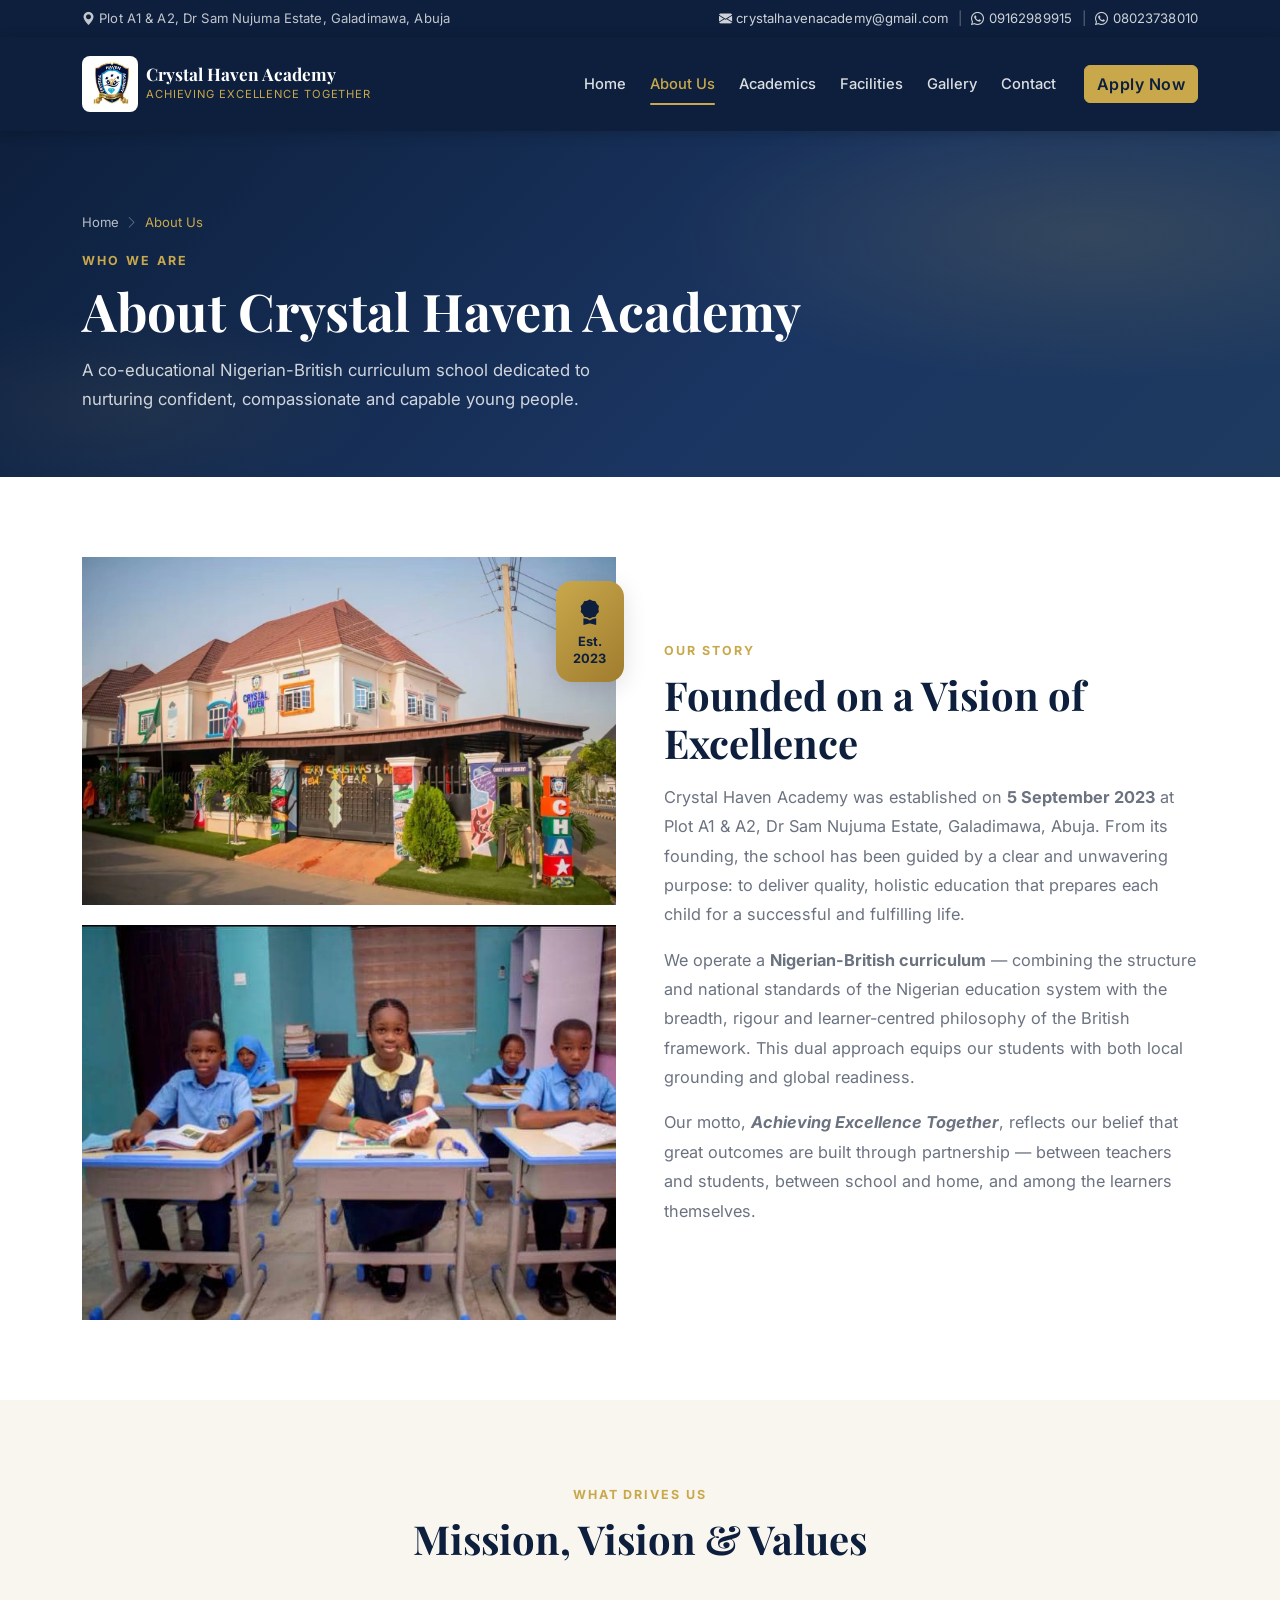
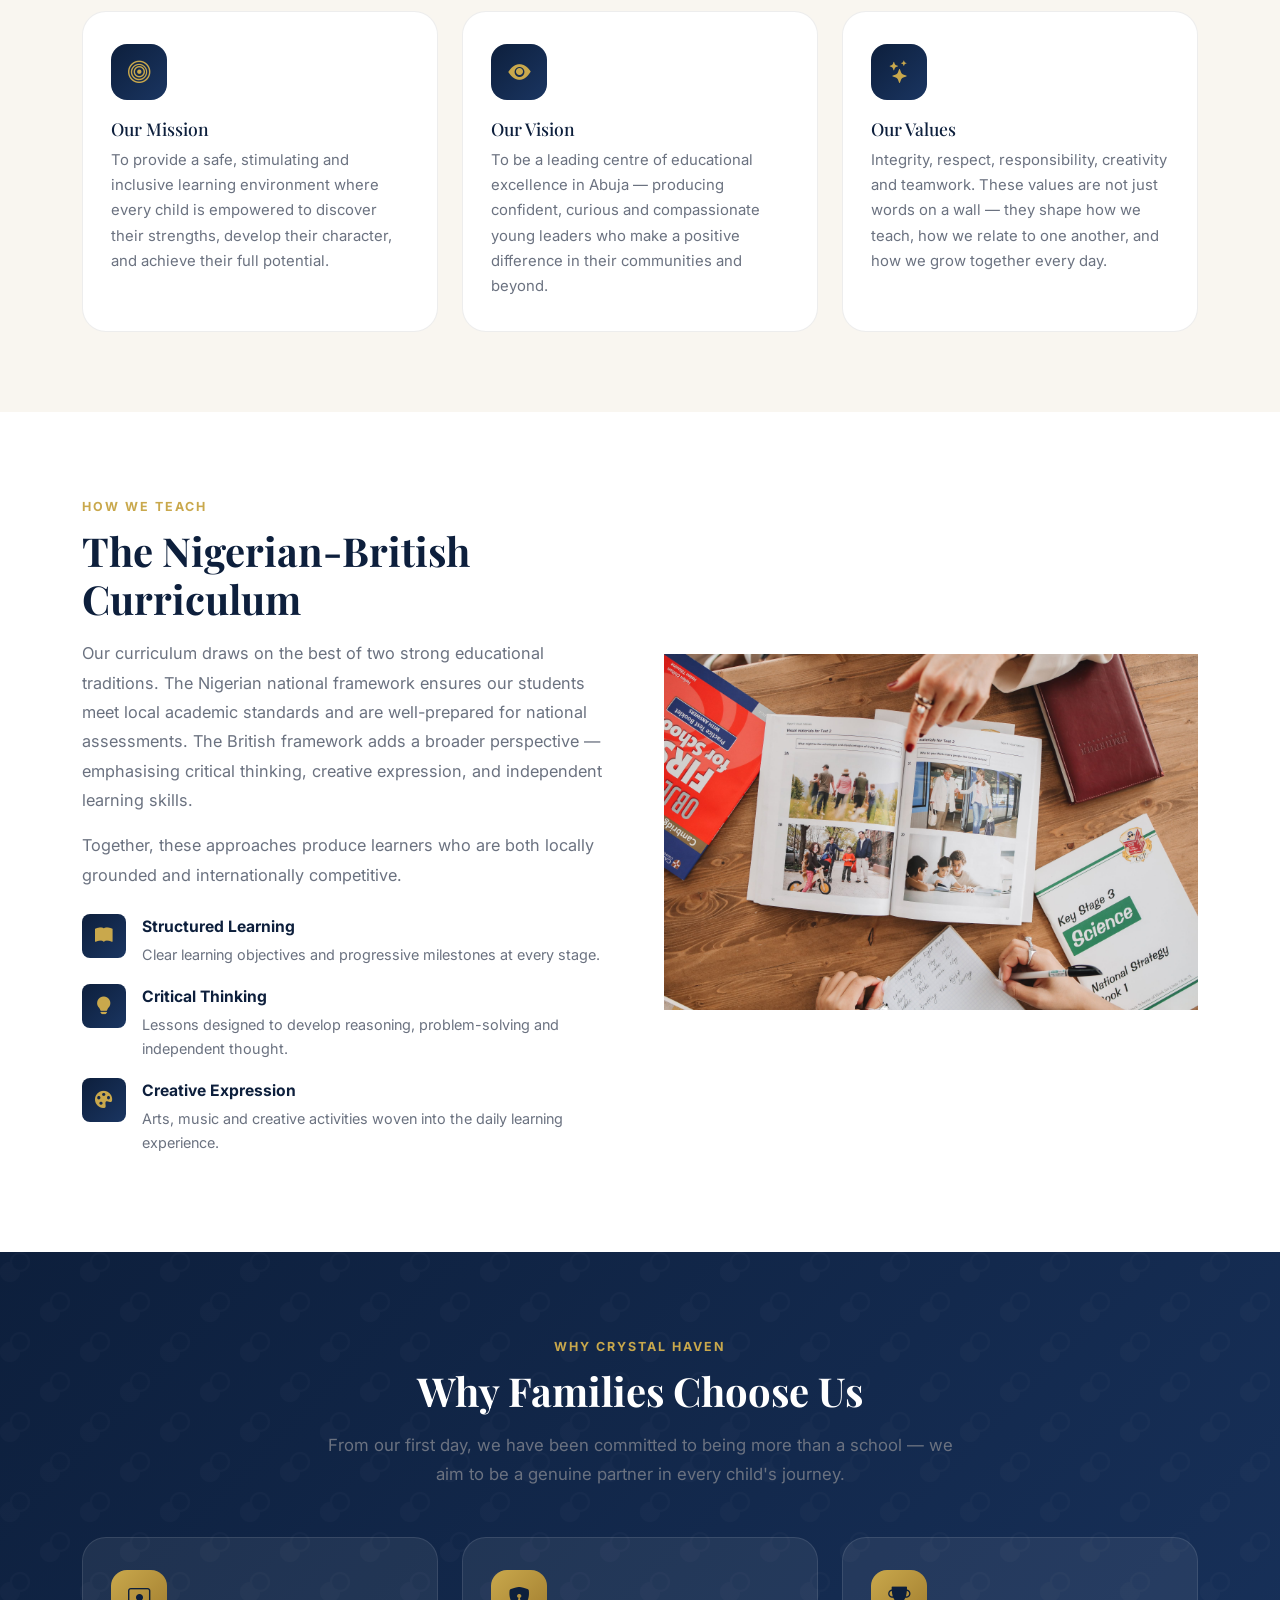
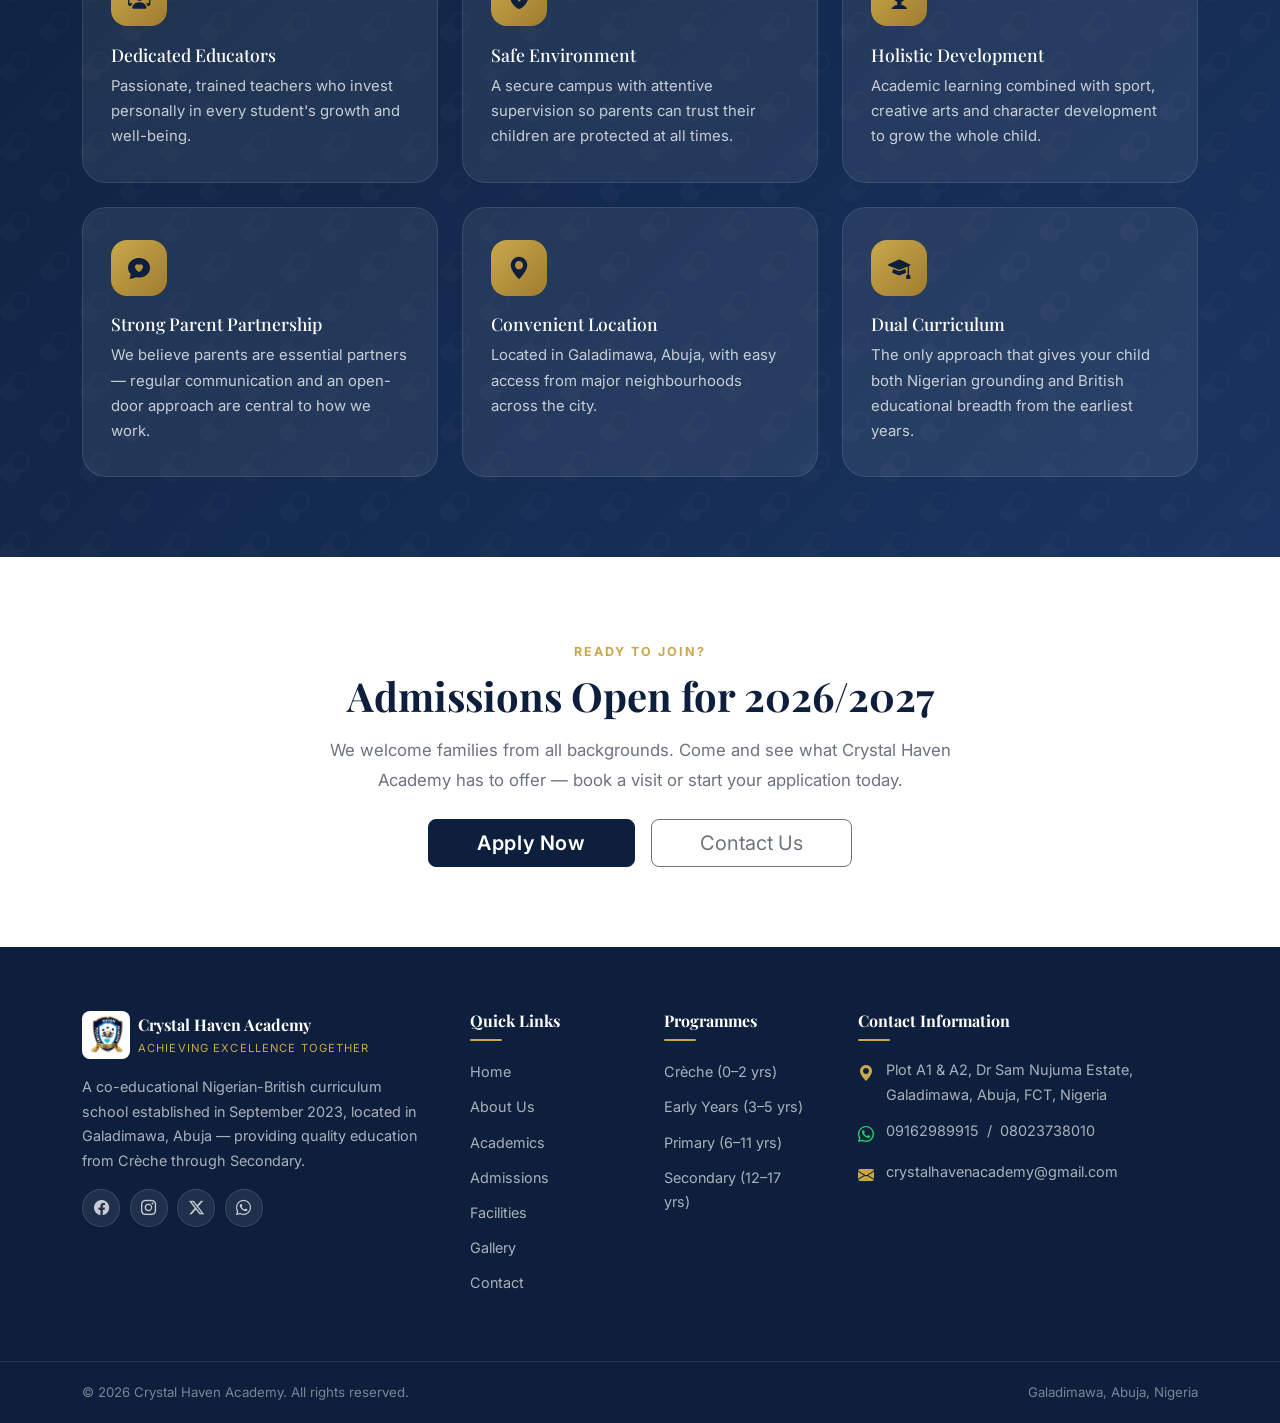
<file: about.html>
<!DOCTYPE html>
<html lang="en">
<head>
  <meta charset="UTF-8" />
  <meta name="viewport" content="width=device-width, initial-scale=1.0" />
  <meta name="description" content="Learn about Crystal Haven Academy – a Nigerian-British co-educational school established in 2023 in Galadimawa, Abuja, guided by the motto Achieving Excellence Together." />
  <meta name="author" content="Crystal Haven Academy" />
  <meta property="og:title" content="About Us | Crystal Haven Academy" />
  <meta property="og:type" content="website" />
  <title>About Us | Crystal Haven Academy</title>

  <link href="https://cdn.jsdelivr.net/npm/bootstrap@5.3.8/dist/css/bootstrap.min.css" rel="stylesheet" integrity="sha384-sRIl4kxILFvY47J16cr9ZwB07vP4J8+LH7qKQnuqkuIAvNWLzeN8tE5YBujZqJLB" crossorigin="anonymous" />
  <link href="https://cdn.jsdelivr.net/npm/bootstrap-icons@1.11.3/font/bootstrap-icons.min.css" rel="stylesheet" />
  <link rel="preconnect" href="https://fonts.googleapis.com" />
  <link rel="preconnect" href="https://fonts.gstatic.com" crossorigin />
  <link href="https://fonts.googleapis.com/css2?family=Playfair+Display:wght@600;700&family=Inter:wght@300;400;500;600&display=swap" rel="stylesheet" />
  <link rel="stylesheet" href="assets/css/style.css" />
  <!-- Google tag (gtag.js) -->
<script async src="https://www.googletagmanager.com/gtag/js?id=G-KRL5Y91R9W"></script>
<script>
  window.dataLayer = window.dataLayer || [];
  function gtag(){dataLayer.push(arguments);}
  gtag('js', new Date());
  gtag('config', 'G-KRL5Y91R9W');
</script>
</head>
<body>

<a class="skip-link visually-hidden-focusable" href="#main-content">Skip to main content</a>

<!-- TOP BAR -->
<div class="top-bar d-none d-md-block" aria-label="Contact information">
  <div class="container d-flex justify-content-between align-items-center">
    <span><i class="bi bi-geo-alt-fill me-1" aria-hidden="true"></i>Plot A1 &amp; A2, Dr Sam Nujuma Estate, Galadimawa, Abuja</span>
    <span class="d-flex align-items-center flex-wrap gap-2">
      <a href="mailto:crystalhavenacademy@gmail.com" class="top-bar-link"><i class="bi bi-envelope-fill me-1" aria-hidden="true"></i>crystalhavenacademy@gmail.com</a>
      <span class="top-bar-sep" aria-hidden="true">|</span>
      <a href="https://wa.me/2349162989915" class="top-bar-link top-bar-wa" target="_blank" rel="noopener noreferrer" aria-label="WhatsApp 09162989915"><i class="bi bi-whatsapp me-1" aria-hidden="true"></i>09162989915</a>
      <span class="top-bar-sep" aria-hidden="true">|</span>
      <a href="https://wa.me/2348023738010" class="top-bar-link top-bar-wa" target="_blank" rel="noopener noreferrer" aria-label="WhatsApp 08023738010"><i class="bi bi-whatsapp me-1" aria-hidden="true"></i>08023738010</a>
    </span>
  </div>
</div>

<!-- NAVBAR -->
<nav class="navbar navbar-expand-lg navbar-dark cha-navbar sticky-top" aria-label="Main navigation">
  <div class="container">
    <a class="navbar-brand d-flex align-items-center gap-2" href="index.html">
      <div class="brand-logo-wrap">
        <img src="assets/images/crystal-haven-logo.jpg" alt="Crystal Haven Academy official school logo" class="brand-logo-img" width="48" height="48" />
      </div>
      <div class="brand-text">
        <span class="brand-name">Crystal Haven Academy</span>
        <span class="brand-tagline d-none d-sm-block">Achieving Excellence Together</span>
      </div>
    </a>
    <button class="navbar-toggler" type="button" data-bs-toggle="collapse" data-bs-target="#mainNav" aria-controls="mainNav" aria-expanded="false" aria-label="Toggle navigation">
      <span class="navbar-toggler-icon"></span>
    </button>
    <div class="collapse navbar-collapse" id="mainNav">
      <ul class="navbar-nav ms-auto mb-2 mb-lg-0 align-items-lg-center">
        <li class="nav-item"><a class="nav-link" href="index.html">Home</a></li>
        <li class="nav-item"><a class="nav-link active" aria-current="page" href="about.html">About Us</a></li>
        <li class="nav-item"><a class="nav-link" href="academics.html">Academics</a></li>
        <li class="nav-item"><a class="nav-link" href="facilities.html">Facilities</a></li>
        <li class="nav-item"><a class="nav-link" href="gallery.html">Gallery</a></li>
        <li class="nav-item"><a class="nav-link" href="contact.html">Contact</a></li>
        <li class="nav-item ms-lg-3"><a class="btn btn-gold" href="admissions.html">Apply Now</a></li>
      </ul>
    </div>
  </div>
</nav>

<main id="main-content">

  <!-- PAGE BANNER -->
  <section class="page-banner" aria-label="About Us">
    <div class="container page-banner-content">
      <nav class="page-breadcrumb" aria-label="Breadcrumb">
        <a href="index.html">Home</a>
        <span class="bc-sep" aria-hidden="true"><i class="bi bi-chevron-right"></i></span>
        <span class="bc-current">About Us</span>
      </nav>
      <p class="page-banner-eyebrow">Who We Are</p>
      <h1 class="page-banner-title">About Crystal Haven Academy</h1>
      <p class="page-banner-sub">A co-educational Nigerian-British curriculum school dedicated to nurturing confident, compassionate and capable young people.</p>
    </div>
  </section>

  <!-- OUR STORY -->
  <section class="section-padding" id="our-story" aria-labelledby="story-heading">
    <div class="container">
      <div class="row align-items-center g-5">
        <div class="col-lg-6">
          <div class="about-image-stack">
            <img
  src="assets/images/school-building1.jpg"
  alt="Crystal Haven Academy school building"
  loading="lazy"
>
            <img
  src="assets/images/classroom-learning2.jpg"
  alt="Crystal Haven Academy school building"
  loading="lazy"
>
            <div class="about-badge">
              <i class="bi bi-award-fill" aria-hidden="true"></i>
              <span>Est.<br>2023</span>
            </div>
          </div>
        </div>
        <div class="col-lg-6">
          <div class="section-label">Our Story</div>
          <h2 class="section-heading" id="story-heading">Founded on a Vision of Excellence</h2>
          <p class="section-body">Crystal Haven Academy was established on <strong>5 September 2023</strong> at Plot A1 &amp; A2, Dr Sam Nujuma Estate, Galadimawa, Abuja. From its founding, the school has been guided by a clear and unwavering purpose: to deliver quality, holistic education that prepares each child for a successful and fulfilling life.</p>
          <p class="section-body">We operate a <strong>Nigerian-British curriculum</strong> — combining the structure and national standards of the Nigerian education system with the breadth, rigour and learner-centred philosophy of the British framework. This dual approach equips our students with both local grounding and global readiness.</p>
          <p class="section-body">Our motto, <em><strong>Achieving Excellence Together</strong></em>, reflects our belief that great outcomes are built through partnership — between teachers and students, between school and home, and among the learners themselves.</p>
        </div>
      </div>
    </div>
  </section>

  <!-- MISSION, VISION, VALUES -->
  <section class="section-padding bg-light-cream" aria-labelledby="mvv-heading">
    <div class="container">
      <div class="text-center mb-5">
        <div class="section-label">What Drives Us</div>
        <h2 class="section-heading" id="mvv-heading">Mission, Vision &amp; Values</h2>
      </div>
      <div class="row g-4">
        <div class="col-md-4">
          <div class="why-card" style="background:var(--cha-white); border:1px solid rgba(0,0,0,.07);">
            <div class="why-icon" style="background:linear-gradient(135deg,var(--cha-navy),var(--cha-navy-light)); color:var(--cha-gold);">
              <i class="bi bi-bullseye" aria-hidden="true"></i>
            </div>
            <h3 style="color:var(--cha-navy);">Our Mission</h3>
            <p style="color:var(--cha-grey);">To provide a safe, stimulating and inclusive learning environment where every child is empowered to discover their strengths, develop their character, and achieve their full potential.</p>
          </div>
        </div>
        <div class="col-md-4">
          <div class="why-card" style="background:var(--cha-white); border:1px solid rgba(0,0,0,.07);">
            <div class="why-icon" style="background:linear-gradient(135deg,var(--cha-navy),var(--cha-navy-light)); color:var(--cha-gold);">
              <i class="bi bi-eye-fill" aria-hidden="true"></i>
            </div>
            <h3 style="color:var(--cha-navy);">Our Vision</h3>
            <p style="color:var(--cha-grey);">To be a leading centre of educational excellence in Abuja — producing confident, curious and compassionate young leaders who make a positive difference in their communities and beyond.</p>
          </div>
        </div>
        <div class="col-md-4">
          <div class="why-card" style="background:var(--cha-white); border:1px solid rgba(0,0,0,.07);">
            <div class="why-icon" style="background:linear-gradient(135deg,var(--cha-navy),var(--cha-navy-light)); color:var(--cha-gold);">
              <i class="bi bi-stars" aria-hidden="true"></i>
            </div>
            <h3 style="color:var(--cha-navy);">Our Values</h3>
            <p style="color:var(--cha-grey);">Integrity, respect, responsibility, creativity and teamwork. These values are not just words on a wall — they shape how we teach, how we relate to one another, and how we grow together every day.</p>
          </div>
        </div>
      </div>
    </div>
  </section>

  <!-- CURRICULUM -->
  <section class="section-padding" aria-labelledby="curriculum-heading">
    <div class="container">
      <div class="row align-items-center g-5">
        <div class="col-lg-6 order-lg-2">
          <img
  src="assets/images/curriculum-learning.jpg"
  alt="Teacher guiding students during a classroom lesson"
  loading="lazy"
>
        </div>
        <div class="col-lg-6 order-lg-1">
          <div class="section-label">How We Teach</div>
          <h2 class="section-heading" id="curriculum-heading">The Nigerian-British Curriculum</h2>
          <p class="section-body">Our curriculum draws on the best of two strong educational traditions. The Nigerian national framework ensures our students meet local academic standards and are well-prepared for national assessments. The British framework adds a broader perspective — emphasising critical thinking, creative expression, and independent learning skills.</p>
          <p class="section-body">Together, these approaches produce learners who are both locally grounded and internationally competitive.</p>
          <ul class="about-pillars list-unstyled mt-4">
            <li>
              <span class="pillar-icon"><i class="bi bi-book-fill" aria-hidden="true"></i></span>
              <div><strong>Structured Learning</strong><p>Clear learning objectives and progressive milestones at every stage.</p></div>
            </li>
            <li>
              <span class="pillar-icon"><i class="bi bi-lightbulb-fill" aria-hidden="true"></i></span>
              <div><strong>Critical Thinking</strong><p>Lessons designed to develop reasoning, problem-solving and independent thought.</p></div>
            </li>
            <li>
              <span class="pillar-icon"><i class="bi bi-palette-fill" aria-hidden="true"></i></span>
              <div><strong>Creative Expression</strong><p>Arts, music and creative activities woven into the daily learning experience.</p></div>
            </li>
          </ul>
        </div>
      </div>
    </div>
  </section>

  <!-- WHY CHOOSE US -->
  <section class="section-padding why-section" aria-labelledby="why-about-heading">
    <div class="container">
      <div class="text-center mb-5">
        <div class="section-label text-gold">Why Crystal Haven</div>
        <h2 class="section-heading text-white" id="why-about-heading">Why Families Choose Us</h2>
        <p class="section-intro text-white-75">From our first day, we have been committed to being more than a school — we aim to be a genuine partner in every child's journey.</p>
      </div>
      <div class="row g-4 justify-content-center">
        <div class="col-md-6 col-lg-4">
          <div class="why-card">
            <div class="why-icon"><i class="bi bi-person-workspace" aria-hidden="true"></i></div>
            <h3>Dedicated Educators</h3>
            <p>Passionate, trained teachers who invest personally in every student's growth and well-being.</p>
          </div>
        </div>
        <div class="col-md-6 col-lg-4">
          <div class="why-card">
            <div class="why-icon"><i class="bi bi-shield-lock-fill" aria-hidden="true"></i></div>
            <h3>Safe Environment</h3>
            <p>A secure campus with attentive supervision so parents can trust their children are protected at all times.</p>
          </div>
        </div>
        <div class="col-md-6 col-lg-4">
          <div class="why-card">
            <div class="why-icon"><i class="bi bi-trophy-fill" aria-hidden="true"></i></div>
            <h3>Holistic Development</h3>
            <p>Academic learning combined with sport, creative arts and character development to grow the whole child.</p>
          </div>
        </div>
        <div class="col-md-6 col-lg-4">
          <div class="why-card">
            <div class="why-icon"><i class="bi bi-chat-heart-fill" aria-hidden="true"></i></div>
            <h3>Strong Parent Partnership</h3>
            <p>We believe parents are essential partners — regular communication and an open-door approach are central to how we work.</p>
          </div>
        </div>
        <div class="col-md-6 col-lg-4">
          <div class="why-card">
            <div class="why-icon"><i class="bi bi-geo-alt-fill" aria-hidden="true"></i></div>
            <h3>Convenient Location</h3>
            <p>Located in Galadimawa, Abuja, with easy access from major neighbourhoods across the city.</p>
          </div>
        </div>
        <div class="col-md-6 col-lg-4">
          <div class="why-card">
            <div class="why-icon"><i class="bi bi-mortarboard-fill" aria-hidden="true"></i></div>
            <h3>Dual Curriculum</h3>
            <p>The only approach that gives your child both Nigerian grounding and British educational breadth from the earliest years.</p>
          </div>
        </div>
      </div>
    </div>
  </section>

  <!-- CTA -->
  <section class="section-padding text-center" aria-label="Apply to Crystal Haven Academy">
    <div class="container">
      <div class="section-label">Ready to Join?</div>
      <h2 class="section-heading">Admissions Open for 2026/2027</h2>
      <p class="section-intro mb-4">We welcome families from all backgrounds. Come and see what Crystal Haven Academy has to offer — book a visit or start your application today.</p>
      <div class="d-flex flex-wrap justify-content-center gap-3">
        <a href="admissions.html" class="btn btn-navy btn-lg px-5">Apply Now</a>
        <a href="contact.html" class="btn btn-outline-secondary btn-lg px-5">Contact Us</a>
      </div>
    </div>
  </section>

</main>

<!-- FOOTER -->
<footer class="site-footer" aria-label="Site footer">
  <div class="footer-top">
    <div class="container">
      <div class="row g-5">
        <div class="col-lg-4">
          <div class="d-flex align-items-center gap-2 mb-3">
            <div class="brand-logo-wrap brand-logo-wrap--sm">
              <img src="assets/images/crystal-haven-logo.jpg" alt="Crystal Haven Academy official school logo" class="brand-logo-img brand-logo-img--sm" width="40" height="40" />
            </div>
            <div>
              <span class="footer-brand-name">Crystal Haven Academy</span>
              <span class="footer-brand-tagline d-block">Achieving Excellence Together</span>
            </div>
          </div>
          <p class="footer-about">A co-educational Nigerian-British curriculum school established in September 2023, located in Galadimawa, Abuja — providing quality education from Crèche through Secondary.</p>
          <div class="footer-social mt-3" aria-label="Social media links">
             <a href="https://www.facebook.com/share/18tNjk5TtG/"
             class="social-link"
   target="_blank"
   rel="noopener noreferrer" aria-label="Facebook">
  <i class="bi bi-facebook" aria-hidden="true"></i>
</a>
             <a href="https://www.instagram.com/crystalhavenacademy_/"
             class="social-link"
     target="_blank"
   rel="noopener noreferrer" aria-label="Instagram">
  <i class="bi bi-instagram" aria-hidden="true"></i>
</a>
            <a href="#" class="social-link" aria-label="Twitter / X"><i class="bi bi-twitter-x" aria-hidden="true"></i></a>
            <a href="https://wa.me/2349162989915" class="social-link" target="_blank" rel="noopener noreferrer" aria-label="WhatsApp"><i class="bi bi-whatsapp" aria-hidden="true"></i></a>
          </div>
        </div>
        <div class="col-sm-6 col-lg-2">
          <h4 class="footer-heading">Quick Links</h4>
          <ul class="footer-links list-unstyled">
            <li><a href="index.html">Home</a></li>
            <li><a href="about.html">About Us</a></li>
            <li><a href="academics.html">Academics</a></li>
            <li><a href="admissions.html">Admissions</a></li>
            <li><a href="facilities.html">Facilities</a></li>
            <li><a href="gallery.html">Gallery</a></li>
            <li><a href="contact.html">Contact</a></li>
          </ul>
        </div>
        <div class="col-sm-6 col-lg-2">
          <h4 class="footer-heading">Programmes</h4>
          <ul class="footer-links list-unstyled">
            <li><a href="academics.html#creche">Crèche (0–2 yrs)</a></li>
            <li><a href="academics.html#early-years">Early Years (3–5 yrs)</a></li>
            <li><a href="academics.html#primary">Primary (6–11 yrs)</a></li>
            <li><a href="academics.html#secondary">Secondary (12–17 yrs)</a></li>
          </ul>
        </div>
        <div class="col-lg-4">
          <h4 class="footer-heading">Contact Information</h4>
          <ul class="footer-contact-list list-unstyled">
            <li><i class="bi bi-geo-alt-fill" aria-hidden="true"></i><span>Plot A1 &amp; A2, Dr Sam Nujuma Estate, Galadimawa, Abuja, FCT, Nigeria</span></li>
            <li><i class="bi bi-whatsapp" aria-hidden="true" style="color:#25d366;"></i><span><a href="https://wa.me/2349162989915" target="_blank" rel="noopener noreferrer" aria-label="WhatsApp 09162989915">09162989915</a> &nbsp;/&nbsp; <a href="https://wa.me/2348023738010" target="_blank" rel="noopener noreferrer" aria-label="WhatsApp 08023738010">08023738010</a></span></li>
            <li><i class="bi bi-envelope-fill" aria-hidden="true"></i><a href="mailto:crystalhavenacademy@gmail.com">crystalhavenacademy@gmail.com</a></li>
          </ul>
        </div>
      </div>
    </div>
  </div>
  <div class="footer-bottom">
    <div class="container d-flex flex-column flex-md-row justify-content-between align-items-center gap-2">
      <p class="mb-0">&copy; <span id="currentYear"></span> Crystal Haven Academy. All rights reserved.</p>
      <p class="mb-0">Galadimawa, Abuja, Nigeria</p>
    </div>
  </div>
</footer>

<button class="back-to-top" id="backToTop" aria-label="Back to top"><i class="bi bi-chevron-up" aria-hidden="true"></i></button>

<script src="https://cdn.jsdelivr.net/npm/bootstrap@5.3.8/dist/js/bootstrap.bundle.min.js" integrity="sha384-FKyoEForCGlyvwx9Hj09JcYn3nv7wiPVlz7YYwJrWVcXK/BmnVDxM+D2scQbITxI" crossorigin="anonymous"></script>
<script src="assets/js/script.js"></script>
</body>
</html>
</file>
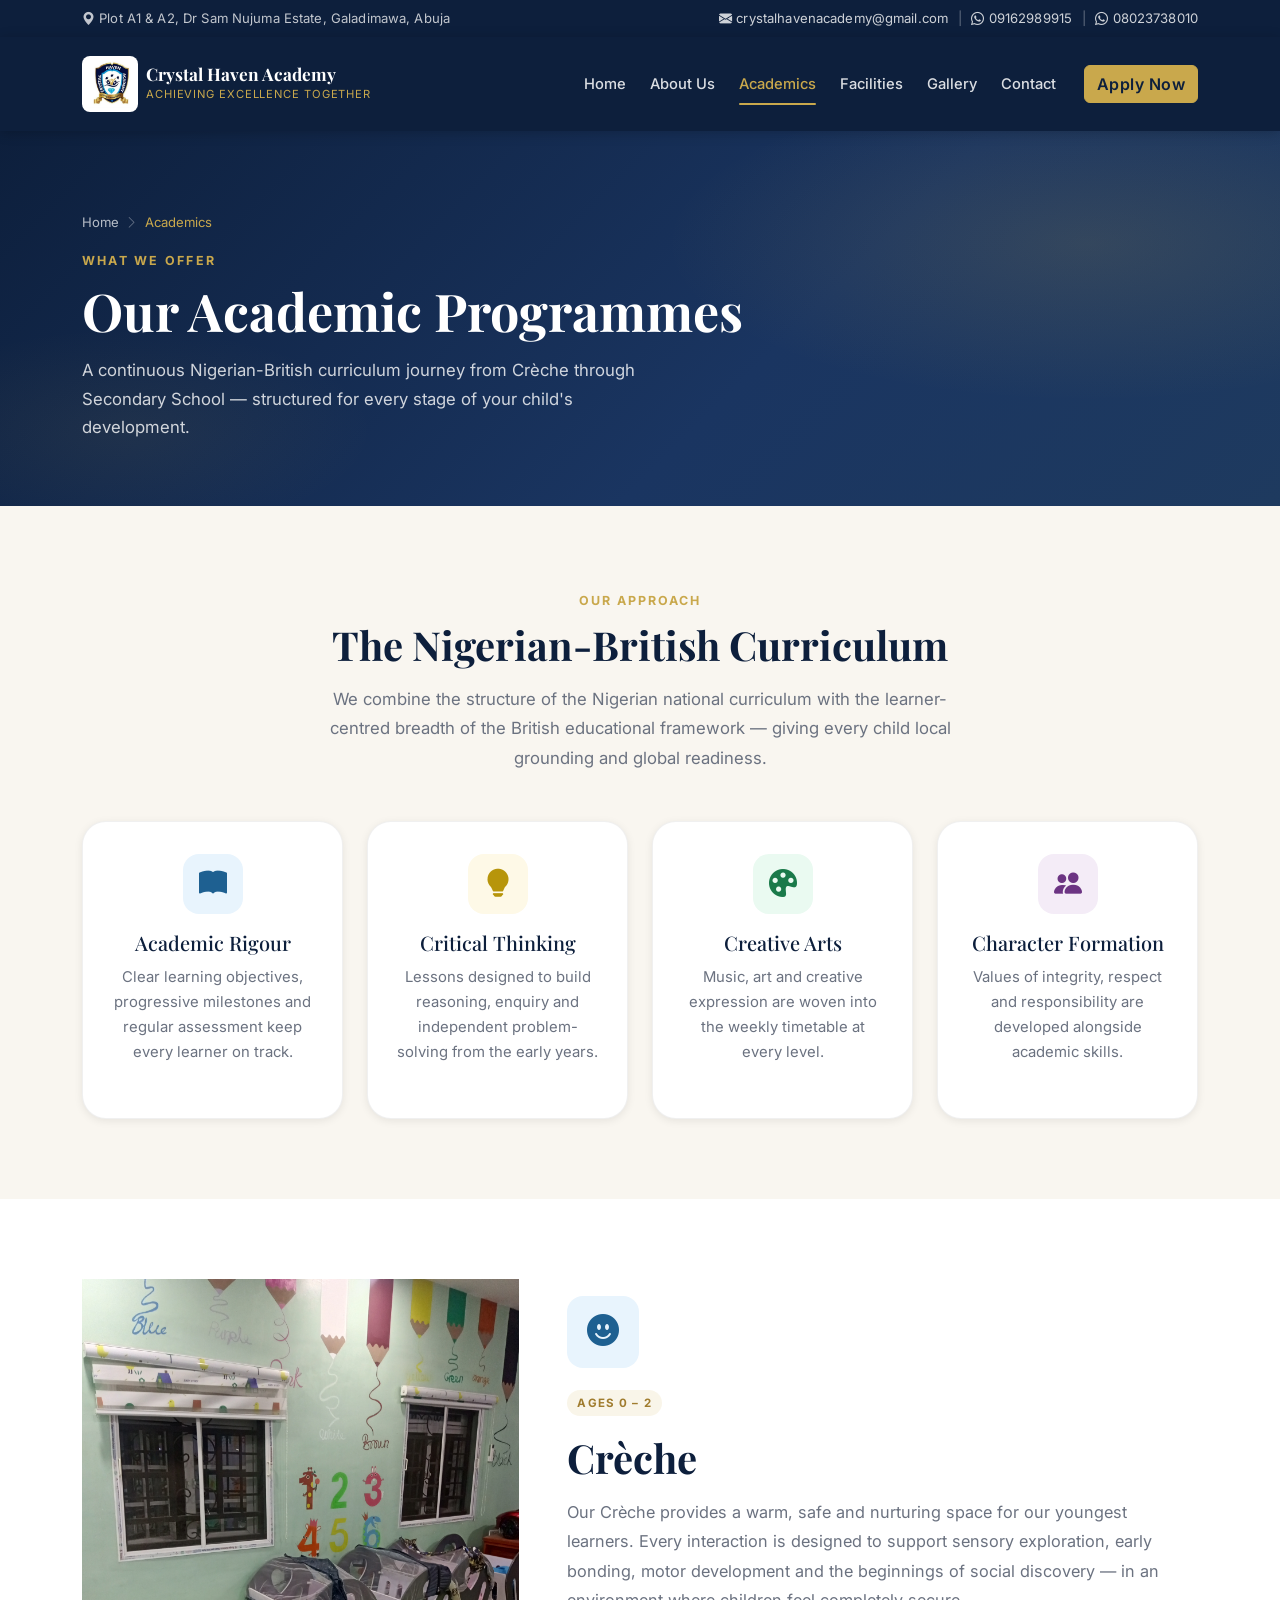
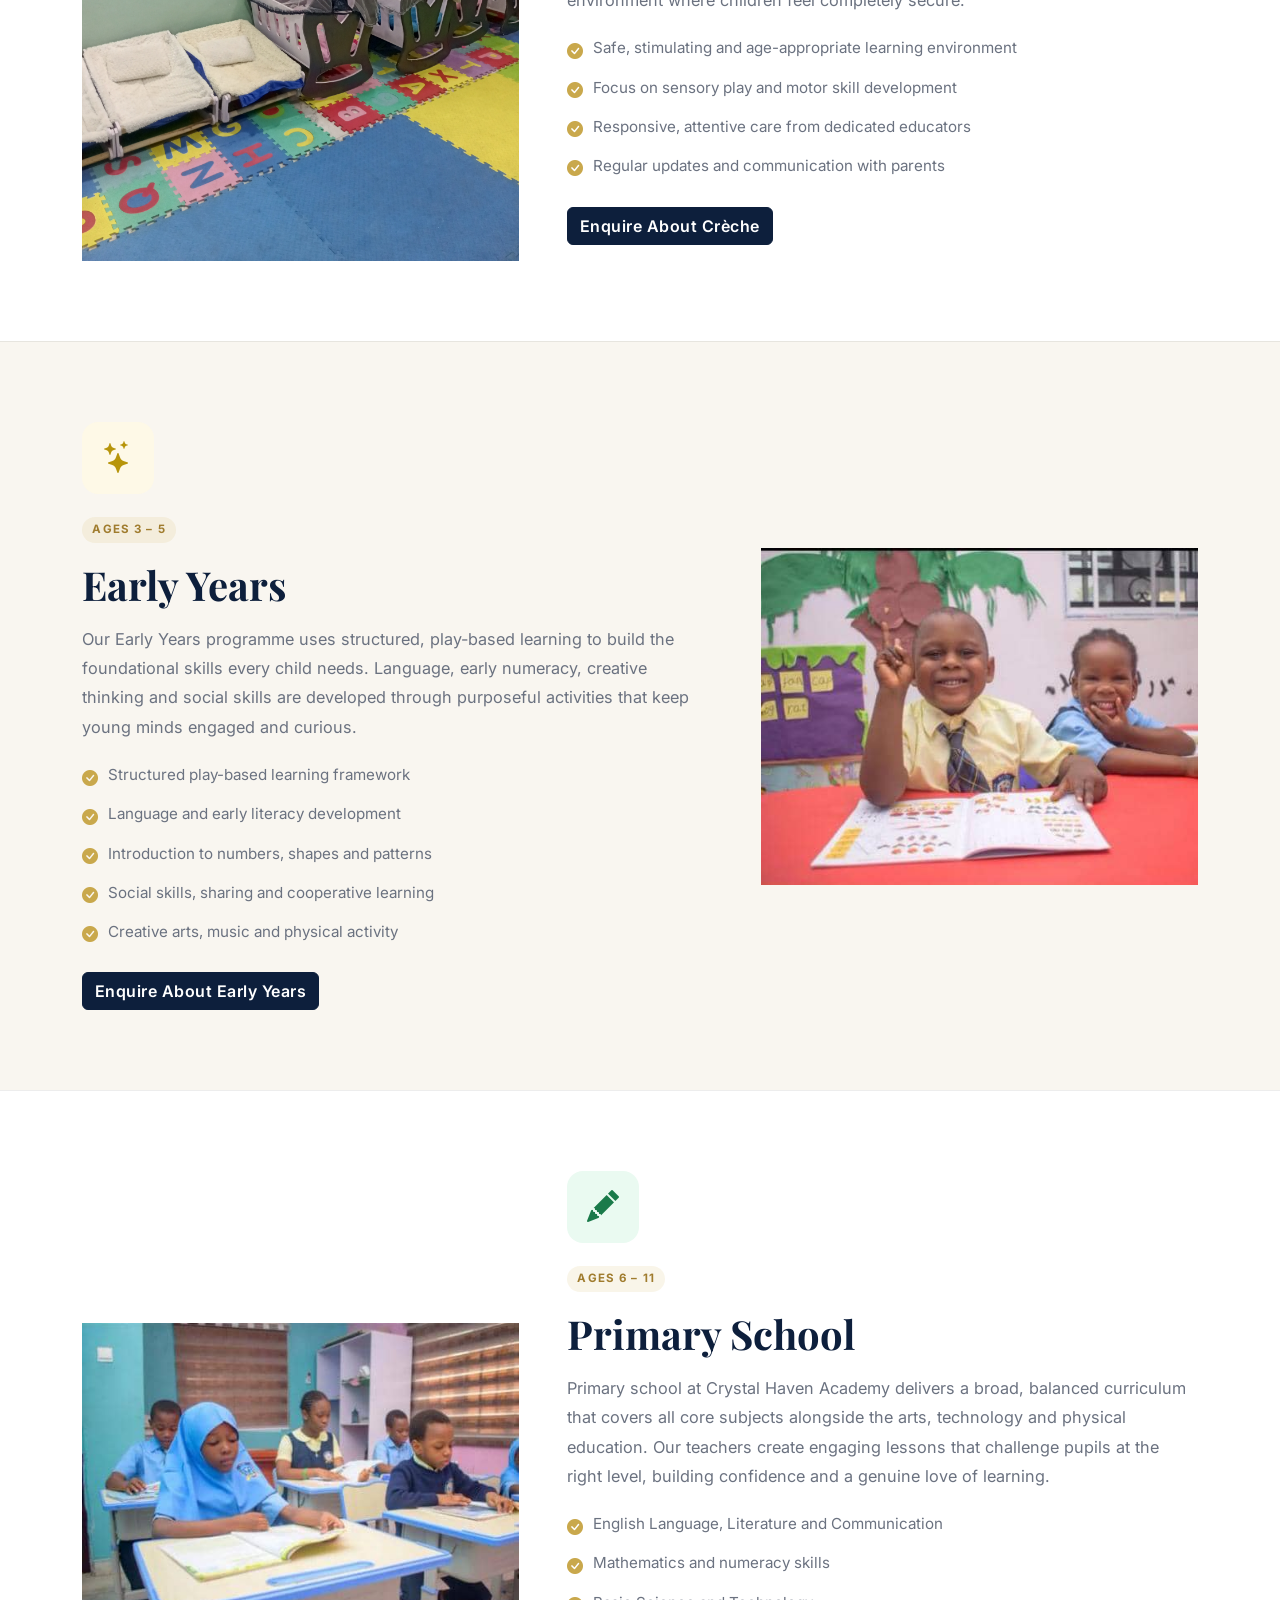
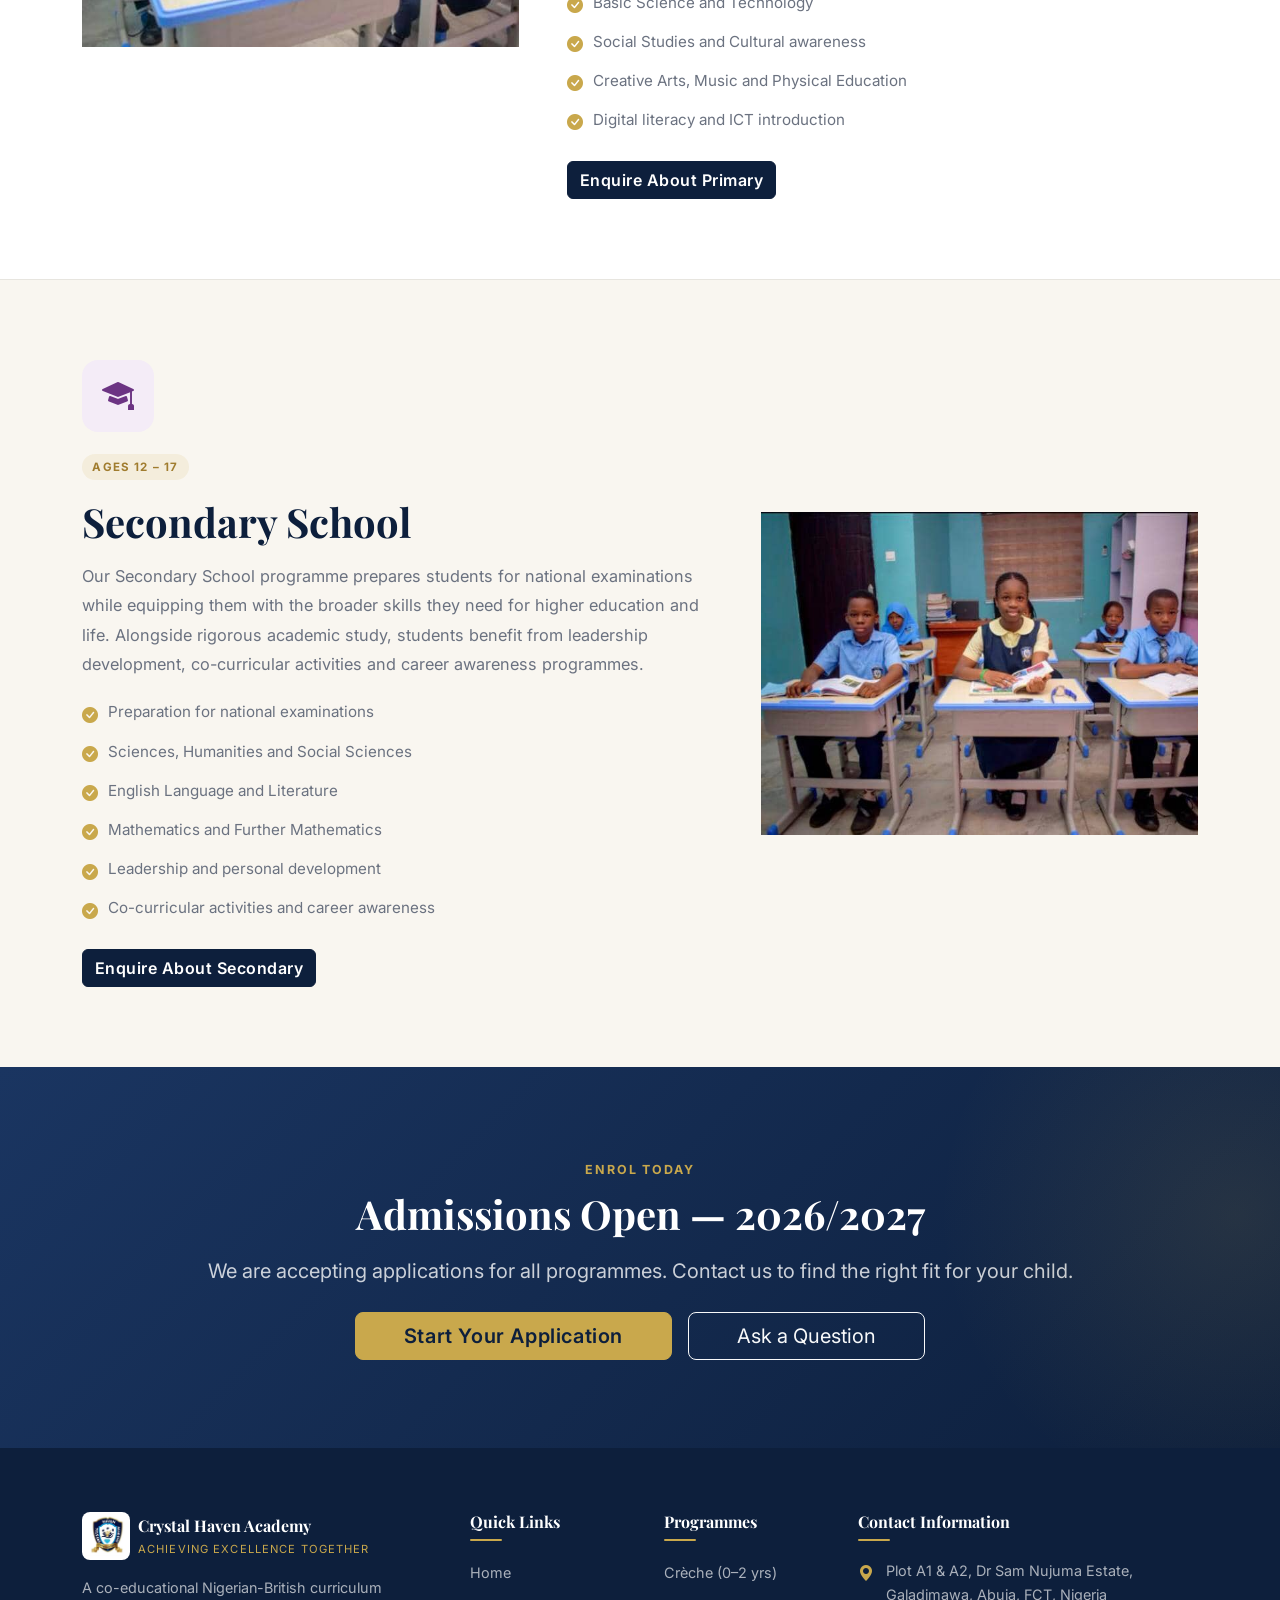
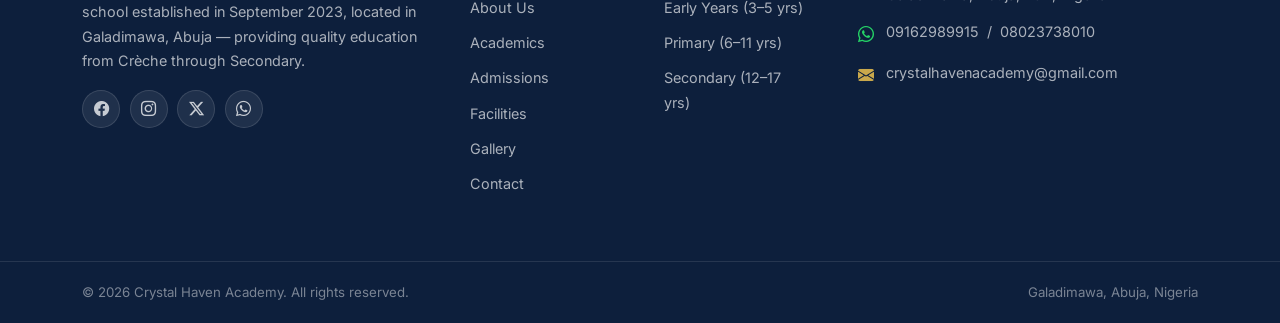
<file: academics.html>
<!DOCTYPE html>
<html lang="en">
<head>
  <meta charset="UTF-8" />
  <meta name="viewport" content="width=device-width, initial-scale=1.0" />
  <meta name="description" content="Explore Crystal Haven Academy's academic programmes: Crèche (0–2), Early Years (3–5), Primary and Secondary — all delivered through a Nigerian-British curriculum in Galadimawa, Abuja." />
  <meta name="author" content="Crystal Haven Academy" />
  <meta property="og:title" content="Academics | Crystal Haven Academy" />
  <meta property="og:type" content="website" />
  <title>Academics | Crystal Haven Academy</title>

  <link href="https://cdn.jsdelivr.net/npm/bootstrap@5.3.8/dist/css/bootstrap.min.css" rel="stylesheet" integrity="sha384-sRIl4kxILFvY47J16cr9ZwB07vP4J8+LH7qKQnuqkuIAvNWLzeN8tE5YBujZqJLB" crossorigin="anonymous" />
  <link href="https://cdn.jsdelivr.net/npm/bootstrap-icons@1.11.3/font/bootstrap-icons.min.css" rel="stylesheet" />
  <link rel="preconnect" href="https://fonts.googleapis.com" />
  <link rel="preconnect" href="https://fonts.gstatic.com" crossorigin />
  <link href="https://fonts.googleapis.com/css2?family=Playfair+Display:wght@600;700&family=Inter:wght@300;400;500;600&display=swap" rel="stylesheet" />
  <link rel="stylesheet" href="assets/css/style.css" />
  <!-- Google tag (gtag.js) -->
<script async src="https://www.googletagmanager.com/gtag/js?id=G-KRL5Y91R9W"></script>
<script>
  window.dataLayer = window.dataLayer || [];
  function gtag(){dataLayer.push(arguments);}
  gtag('js', new Date());
  gtag('config', 'G-KRL5Y91R9W');
</script>
</head>
<body>

<a class="skip-link visually-hidden-focusable" href="#main-content">Skip to main content</a>

<!-- TOP BAR -->
<div class="top-bar d-none d-md-block" aria-label="Contact information">
  <div class="container d-flex justify-content-between align-items-center">
    <span><i class="bi bi-geo-alt-fill me-1" aria-hidden="true"></i>Plot A1 &amp; A2, Dr Sam Nujuma Estate, Galadimawa, Abuja</span>
    <span class="d-flex align-items-center flex-wrap gap-2">
      <a href="mailto:crystalhavenacademy@gmail.com" class="top-bar-link"><i class="bi bi-envelope-fill me-1" aria-hidden="true"></i>crystalhavenacademy@gmail.com</a>
      <span class="top-bar-sep" aria-hidden="true">|</span>
      <a href="https://wa.me/2349162989915" class="top-bar-link top-bar-wa" target="_blank" rel="noopener noreferrer" aria-label="WhatsApp 09162989915"><i class="bi bi-whatsapp me-1" aria-hidden="true"></i>09162989915</a>
      <span class="top-bar-sep" aria-hidden="true">|</span>
      <a href="https://wa.me/2348023738010" class="top-bar-link top-bar-wa" target="_blank" rel="noopener noreferrer" aria-label="WhatsApp 08023738010"><i class="bi bi-whatsapp me-1" aria-hidden="true"></i>08023738010</a>
    </span>
  </div>
</div>

<!-- NAVBAR -->
<nav class="navbar navbar-expand-lg navbar-dark cha-navbar sticky-top" aria-label="Main navigation">
  <div class="container">
    <a class="navbar-brand d-flex align-items-center gap-2" href="index.html">
      <div class="brand-logo-wrap">
        <img src="assets/images/crystal-haven-logo.jpg" alt="Crystal Haven Academy official school logo" class="brand-logo-img" width="48" height="48" />
      </div>
      <div class="brand-text">
        <span class="brand-name">Crystal Haven Academy</span>
        <span class="brand-tagline d-none d-sm-block">Achieving Excellence Together</span>
      </div>
    </a>
    <button class="navbar-toggler" type="button" data-bs-toggle="collapse" data-bs-target="#mainNav" aria-controls="mainNav" aria-expanded="false" aria-label="Toggle navigation">
      <span class="navbar-toggler-icon"></span>
    </button>
    <div class="collapse navbar-collapse" id="mainNav">
      <ul class="navbar-nav ms-auto mb-2 mb-lg-0 align-items-lg-center">
        <li class="nav-item"><a class="nav-link" href="index.html">Home</a></li>
        <li class="nav-item"><a class="nav-link" href="about.html">About Us</a></li>
        <li class="nav-item"><a class="nav-link active" aria-current="page" href="academics.html">Academics</a></li>
        <li class="nav-item"><a class="nav-link" href="facilities.html">Facilities</a></li>
        <li class="nav-item"><a class="nav-link" href="gallery.html">Gallery</a></li>
        <li class="nav-item"><a class="nav-link" href="contact.html">Contact</a></li>
        <li class="nav-item ms-lg-3"><a class="btn btn-gold" href="admissions.html">Apply Now</a></li>
      </ul>
    </div>
  </div>
</nav>

<main id="main-content">

  <!-- PAGE BANNER -->
  <section class="page-banner" aria-label="Academics">
    <div class="container page-banner-content">
      <nav class="page-breadcrumb" aria-label="Breadcrumb">
        <a href="index.html">Home</a>
        <span class="bc-sep" aria-hidden="true"><i class="bi bi-chevron-right"></i></span>
        <span class="bc-current">Academics</span>
      </nav>
      <p class="page-banner-eyebrow">What We Offer</p>
      <h1 class="page-banner-title">Our Academic Programmes</h1>
      <p class="page-banner-sub">A continuous Nigerian-British curriculum journey from Crèche through Secondary School — structured for every stage of your child's development.</p>
    </div>
  </section>

  <!-- CURRICULUM OVERVIEW -->
  <section class="section-padding bg-light-cream" aria-labelledby="curriculum-overview-heading">
    <div class="container">
      <div class="text-center mb-5">
        <div class="section-label">Our Approach</div>
        <h2 class="section-heading" id="curriculum-overview-heading">The Nigerian-British Curriculum</h2>
        <p class="section-intro">We combine the structure of the Nigerian national curriculum with the learner-centred breadth of the British educational framework — giving every child local grounding and global readiness.</p>
      </div>
      <div class="row g-4 justify-content-center">
        <div class="col-md-6 col-lg-3">
          <div class="programme-card h-100 text-center">
            <div class="programme-icon-wrap mx-auto" style="--prog-color:#e8f4fd;"><i class="bi bi-book-fill" style="color:#1e6091;" aria-hidden="true"></i></div>
            <h3 class="programme-title">Academic Rigour</h3>
            <p class="programme-desc">Clear learning objectives, progressive milestones and regular assessment keep every learner on track.</p>
          </div>
        </div>
        <div class="col-md-6 col-lg-3">
          <div class="programme-card h-100 text-center">
            <div class="programme-icon-wrap mx-auto" style="--prog-color:#fef9e7;"><i class="bi bi-lightbulb-fill" style="color:#b7950b;" aria-hidden="true"></i></div>
            <h3 class="programme-title">Critical Thinking</h3>
            <p class="programme-desc">Lessons designed to build reasoning, enquiry and independent problem-solving from the early years.</p>
          </div>
        </div>
        <div class="col-md-6 col-lg-3">
          <div class="programme-card h-100 text-center">
            <div class="programme-icon-wrap mx-auto" style="--prog-color:#eafaf1;"><i class="bi bi-palette-fill" style="color:#1a7a4a;" aria-hidden="true"></i></div>
            <h3 class="programme-title">Creative Arts</h3>
            <p class="programme-desc">Music, art and creative expression are woven into the weekly timetable at every level.</p>
          </div>
        </div>
        <div class="col-md-6 col-lg-3">
          <div class="programme-card h-100 text-center">
            <div class="programme-icon-wrap mx-auto" style="--prog-color:#f4ecf7;"><i class="bi bi-people-fill" style="color:#6c3483;" aria-hidden="true"></i></div>
            <h3 class="programme-title">Character Formation</h3>
            <p class="programme-desc">Values of integrity, respect and responsibility are developed alongside academic skills.</p>
          </div>
        </div>
      </div>
    </div>
  </section>

  <!-- CRÈCHE -->
  <section class="programme-detail section-padding" id="creche" aria-labelledby="creche-heading">
    <div class="container">
      <div class="row align-items-center g-5">
        <div class="col-lg-5">
          <img
  src="assets/images/creche.jpg"
  alt="Teacher guiding students during a classroom lesson"
  loading="lazy"
>
        </div>
        <div class="col-lg-7">
          <div class="prog-icon-lg" style="background:#e8f4fd;">
            <i class="bi bi-emoji-smile-fill" style="color:#1e6091;" aria-hidden="true"></i>
          </div>
          <span class="programme-badge">Ages 0 – 2</span>
          <h2 class="section-heading mt-2" id="creche-heading">Crèche</h2>
          <p class="section-body">Our Crèche provides a warm, safe and nurturing space for our youngest learners. Every interaction is designed to support sensory exploration, early bonding, motor development and the beginnings of social discovery — in an environment where children feel completely secure.</p>
          <ul class="prog-features">
            <li><i class="bi bi-check-circle-fill" aria-hidden="true"></i>Safe, stimulating and age-appropriate learning environment</li>
            <li><i class="bi bi-check-circle-fill" aria-hidden="true"></i>Focus on sensory play and motor skill development</li>
            <li><i class="bi bi-check-circle-fill" aria-hidden="true"></i>Responsive, attentive care from dedicated educators</li>
            <li><i class="bi bi-check-circle-fill" aria-hidden="true"></i>Regular updates and communication with parents</li>
          </ul>
          <a href="admissions.html" class="btn btn-navy mt-4">Enquire About Crèche</a>
        </div>
      </div>
    </div>
  </section>

  <!-- EARLY YEARS -->
  <section class="programme-detail section-padding bg-light-cream" id="early-years" aria-labelledby="eyears-heading">
    <div class="container">
      <div class="row align-items-center g-5">
        <div class="col-lg-7 order-lg-1">
          <div class="prog-icon-lg" style="background:#fef9e7;">
            <i class="bi bi-stars" style="color:#b7950b;" aria-hidden="true"></i>
          </div>
          <span class="programme-badge">Ages 3 – 5</span>
          <h2 class="section-heading mt-2" id="eyears-heading">Early Years</h2>
          <p class="section-body">Our Early Years programme uses structured, play-based learning to build the foundational skills every child needs. Language, early numeracy, creative thinking and social skills are developed through purposeful activities that keep young minds engaged and curious.</p>
          <ul class="prog-features">
            <li><i class="bi bi-check-circle-fill" aria-hidden="true"></i>Structured play-based learning framework</li>
            <li><i class="bi bi-check-circle-fill" aria-hidden="true"></i>Language and early literacy development</li>
            <li><i class="bi bi-check-circle-fill" aria-hidden="true"></i>Introduction to numbers, shapes and patterns</li>
            <li><i class="bi bi-check-circle-fill" aria-hidden="true"></i>Social skills, sharing and cooperative learning</li>
            <li><i class="bi bi-check-circle-fill" aria-hidden="true"></i>Creative arts, music and physical activity</li>
          </ul>
          <a href="admissions.html" class="btn btn-navy mt-4">Enquire About Early Years</a>
        </div>
        <div class="col-lg-5 order-lg-2">
         <img
  src="assets/images/students2.jpg"
  alt="Teacher guiding students during a classroom lesson"
  loading="lazy"
>
        </div>
      </div>
    </div>
  </section>

  <!-- PRIMARY -->
  <section class="programme-detail section-padding" id="primary" aria-labelledby="primary-heading">
    <div class="container">
      <div class="row align-items-center g-5">
        <div class="col-lg-5">
          <img
  src="assets/images/classroom-learning3.jpg"
  alt="Teacher guiding students during a classroom lesson"
  loading="lazy"
>
        </div>
        <div class="col-lg-7">
          <div class="prog-icon-lg" style="background:#eafaf1;">
            <i class="bi bi-pencil-fill" style="color:#1a7a4a;" aria-hidden="true"></i>
          </div>
          <span class="programme-badge">Ages 6 – 11</span>
          <h2 class="section-heading mt-2" id="primary-heading">Primary School</h2>
          <p class="section-body">Primary school at Crystal Haven Academy delivers a broad, balanced curriculum that covers all core subjects alongside the arts, technology and physical education. Our teachers create engaging lessons that challenge pupils at the right level, building confidence and a genuine love of learning.</p>
          <ul class="prog-features">
            <li><i class="bi bi-check-circle-fill" aria-hidden="true"></i>English Language, Literature and Communication</li>
            <li><i class="bi bi-check-circle-fill" aria-hidden="true"></i>Mathematics and numeracy skills</li>
            <li><i class="bi bi-check-circle-fill" aria-hidden="true"></i>Basic Science and Technology</li>
            <li><i class="bi bi-check-circle-fill" aria-hidden="true"></i>Social Studies and Cultural awareness</li>
            <li><i class="bi bi-check-circle-fill" aria-hidden="true"></i>Creative Arts, Music and Physical Education</li>
            <li><i class="bi bi-check-circle-fill" aria-hidden="true"></i>Digital literacy and ICT introduction</li>
          </ul>
          <a href="admissions.html" class="btn btn-navy mt-4">Enquire About Primary</a>
        </div>
      </div>
    </div>
  </section>

  <!-- SECONDARY -->
  <section class="programme-detail section-padding bg-light-cream" id="secondary" aria-labelledby="secondary-heading">
    <div class="container">
      <div class="row align-items-center g-5">
        <div class="col-lg-7 order-lg-1">
          <div class="prog-icon-lg" style="background:#f4ecf7;">
            <i class="bi bi-mortarboard-fill" style="color:#6c3483;" aria-hidden="true"></i>
          </div>
          <span class="programme-badge">Ages 12 – 17</span>
          <h2 class="section-heading mt-2" id="secondary-heading">Secondary School</h2>
          <p class="section-body">Our Secondary School programme prepares students for national examinations while equipping them with the broader skills they need for higher education and life. Alongside rigorous academic study, students benefit from leadership development, co-curricular activities and career awareness programmes.</p>
          <ul class="prog-features">
            <li><i class="bi bi-check-circle-fill" aria-hidden="true"></i>Preparation for national examinations</li>
            <li><i class="bi bi-check-circle-fill" aria-hidden="true"></i>Sciences, Humanities and Social Sciences</li>
            <li><i class="bi bi-check-circle-fill" aria-hidden="true"></i>English Language and Literature</li>
            <li><i class="bi bi-check-circle-fill" aria-hidden="true"></i>Mathematics and Further Mathematics</li>
            <li><i class="bi bi-check-circle-fill" aria-hidden="true"></i>Leadership and personal development</li>
            <li><i class="bi bi-check-circle-fill" aria-hidden="true"></i>Co-curricular activities and career awareness</li>
          </ul>
          <a href="admissions.html" class="btn btn-navy mt-4">Enquire About Secondary</a>
        </div>
        <div class="col-lg-5 order-lg-2">
         <img
  src="assets/images/classroom-learning2.jpg"
  alt="Teacher guiding students during a classroom lesson"
  loading="lazy"
>
        </div>
      </div>
    </div>
  </section>

  <!-- CTA -->
  <section class="admissions-section" aria-label="Apply to Crystal Haven Academy">
    <div class="container text-center py-2">
      <div class="section-label text-gold">Enrol Today</div>
      <h2 class="section-heading text-white">Admissions Open — 2026/2027</h2>
      <p class="text-white-75 fs-5 mb-4">We are accepting applications for all programmes. Contact us to find the right fit for your child.</p>
      <div class="d-flex flex-wrap justify-content-center gap-3">
        <a href="admissions.html" class="btn btn-gold btn-lg px-5">Start Your Application</a>
        <a href="contact.html" class="btn btn-outline-light btn-lg px-5">Ask a Question</a>
      </div>
    </div>
  </section>

</main>

<!-- FOOTER -->
<footer class="site-footer" aria-label="Site footer">
  <div class="footer-top">
    <div class="container">
      <div class="row g-5">
        <div class="col-lg-4">
          <div class="d-flex align-items-center gap-2 mb-3">
            <div class="brand-logo-wrap brand-logo-wrap--sm">
              <img src="assets/images/crystal-haven-logo.jpg" alt="Crystal Haven Academy official school logo" class="brand-logo-img brand-logo-img--sm" width="40" height="40" />
            </div>
            <div>
              <span class="footer-brand-name">Crystal Haven Academy</span>
              <span class="footer-brand-tagline d-block">Achieving Excellence Together</span>
            </div>
          </div>
          <p class="footer-about">A co-educational Nigerian-British curriculum school established in September 2023, located in Galadimawa, Abuja — providing quality education from Crèche through Secondary.</p>
          <div class="footer-social mt-3" aria-label="Social media links">
            <a href="https://www.facebook.com/share/18tNjk5TtG/"
             class="social-link"
   target="_blank"
   rel="noopener noreferrer" aria-label="Facebook">
  <i class="bi bi-facebook" aria-hidden="true"></i>
</a>
             <a href="https://www.instagram.com/crystalhavenacademy_/"
             class="social-link"
     target="_blank"
   rel="noopener noreferrer" aria-label="Instagram">
  <i class="bi bi-instagram" aria-hidden="true"></i>
</a>
            <a href="#" class="social-link" aria-label="Twitter / X"><i class="bi bi-twitter-x" aria-hidden="true"></i></a>
            <a href="https://wa.me/2349162989915" class="social-link" target="_blank" rel="noopener noreferrer" aria-label="WhatsApp"><i class="bi bi-whatsapp" aria-hidden="true"></i></a>
          </div>
        </div>
        <div class="col-sm-6 col-lg-2">
          <h4 class="footer-heading">Quick Links</h4>
          <ul class="footer-links list-unstyled">
            <li><a href="index.html">Home</a></li><li><a href="about.html">About Us</a></li>
            <li><a href="academics.html">Academics</a></li><li><a href="admissions.html">Admissions</a></li>
            <li><a href="facilities.html">Facilities</a></li><li><a href="gallery.html">Gallery</a></li>
            <li><a href="contact.html">Contact</a></li>
          </ul>
        </div>
        <div class="col-sm-6 col-lg-2">
          <h4 class="footer-heading">Programmes</h4>
          <ul class="footer-links list-unstyled">
            <li><a href="academics.html#creche">Crèche (0–2 yrs)</a></li>
            <li><a href="academics.html#early-years">Early Years (3–5 yrs)</a></li>
            <li><a href="academics.html#primary">Primary (6–11 yrs)</a></li>
            <li><a href="academics.html#secondary">Secondary (12–17 yrs)</a></li>
          </ul>
        </div>
        <div class="col-lg-4">
          <h4 class="footer-heading">Contact Information</h4>
          <ul class="footer-contact-list list-unstyled">
            <li><i class="bi bi-geo-alt-fill" aria-hidden="true"></i><span>Plot A1 &amp; A2, Dr Sam Nujuma Estate, Galadimawa, Abuja, FCT, Nigeria</span></li>
            <li><i class="bi bi-whatsapp" aria-hidden="true" style="color:#25d366;"></i><span><a href="https://wa.me/2349162989915" target="_blank" rel="noopener noreferrer" aria-label="WhatsApp 09162989915">09162989915</a> &nbsp;/&nbsp; <a href="https://wa.me/2348023738010" target="_blank" rel="noopener noreferrer" aria-label="WhatsApp 08023738010">08023738010</a></span></li>
            <li><i class="bi bi-envelope-fill" aria-hidden="true"></i><a href="mailto:crystalhavenacademy@gmail.com">crystalhavenacademy@gmail.com</a></li>
          </ul>
        </div>
      </div>
    </div>
  </div>
  <div class="footer-bottom">
    <div class="container d-flex flex-column flex-md-row justify-content-between align-items-center gap-2">
      <p class="mb-0">&copy; <span id="currentYear"></span> Crystal Haven Academy. All rights reserved.</p>
      <p class="mb-0">Galadimawa, Abuja, Nigeria</p>
    </div>
  </div>
</footer>

<button class="back-to-top" id="backToTop" aria-label="Back to top"><i class="bi bi-chevron-up" aria-hidden="true"></i></button>
<script src="https://cdn.jsdelivr.net/npm/bootstrap@5.3.8/dist/js/bootstrap.bundle.min.js" integrity="sha384-FKyoEForCGlyvwx9Hj09JcYn3nv7wiPVlz7YYwJrWVcXK/BmnVDxM+D2scQbITxI" crossorigin="anonymous"></script>
<script src="assets/js/script.js"></script>
</body>
</html>
</file>
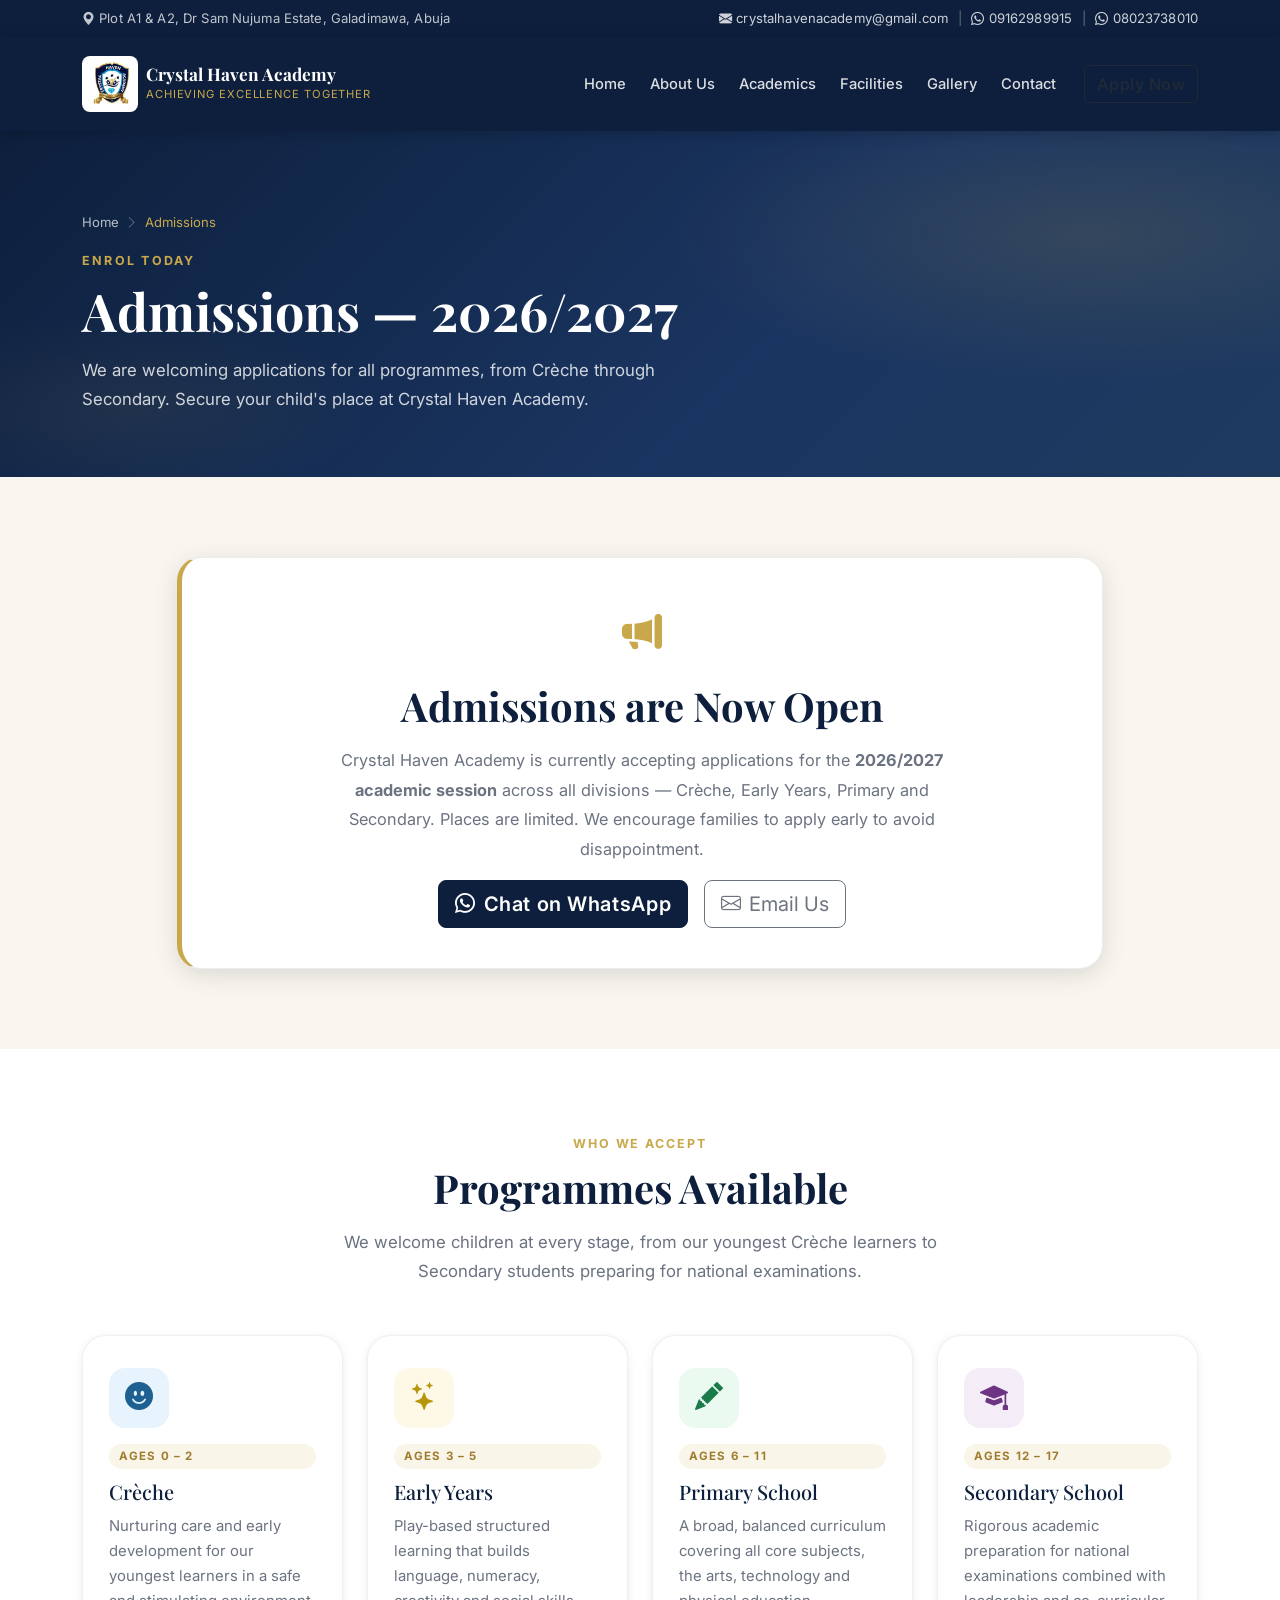
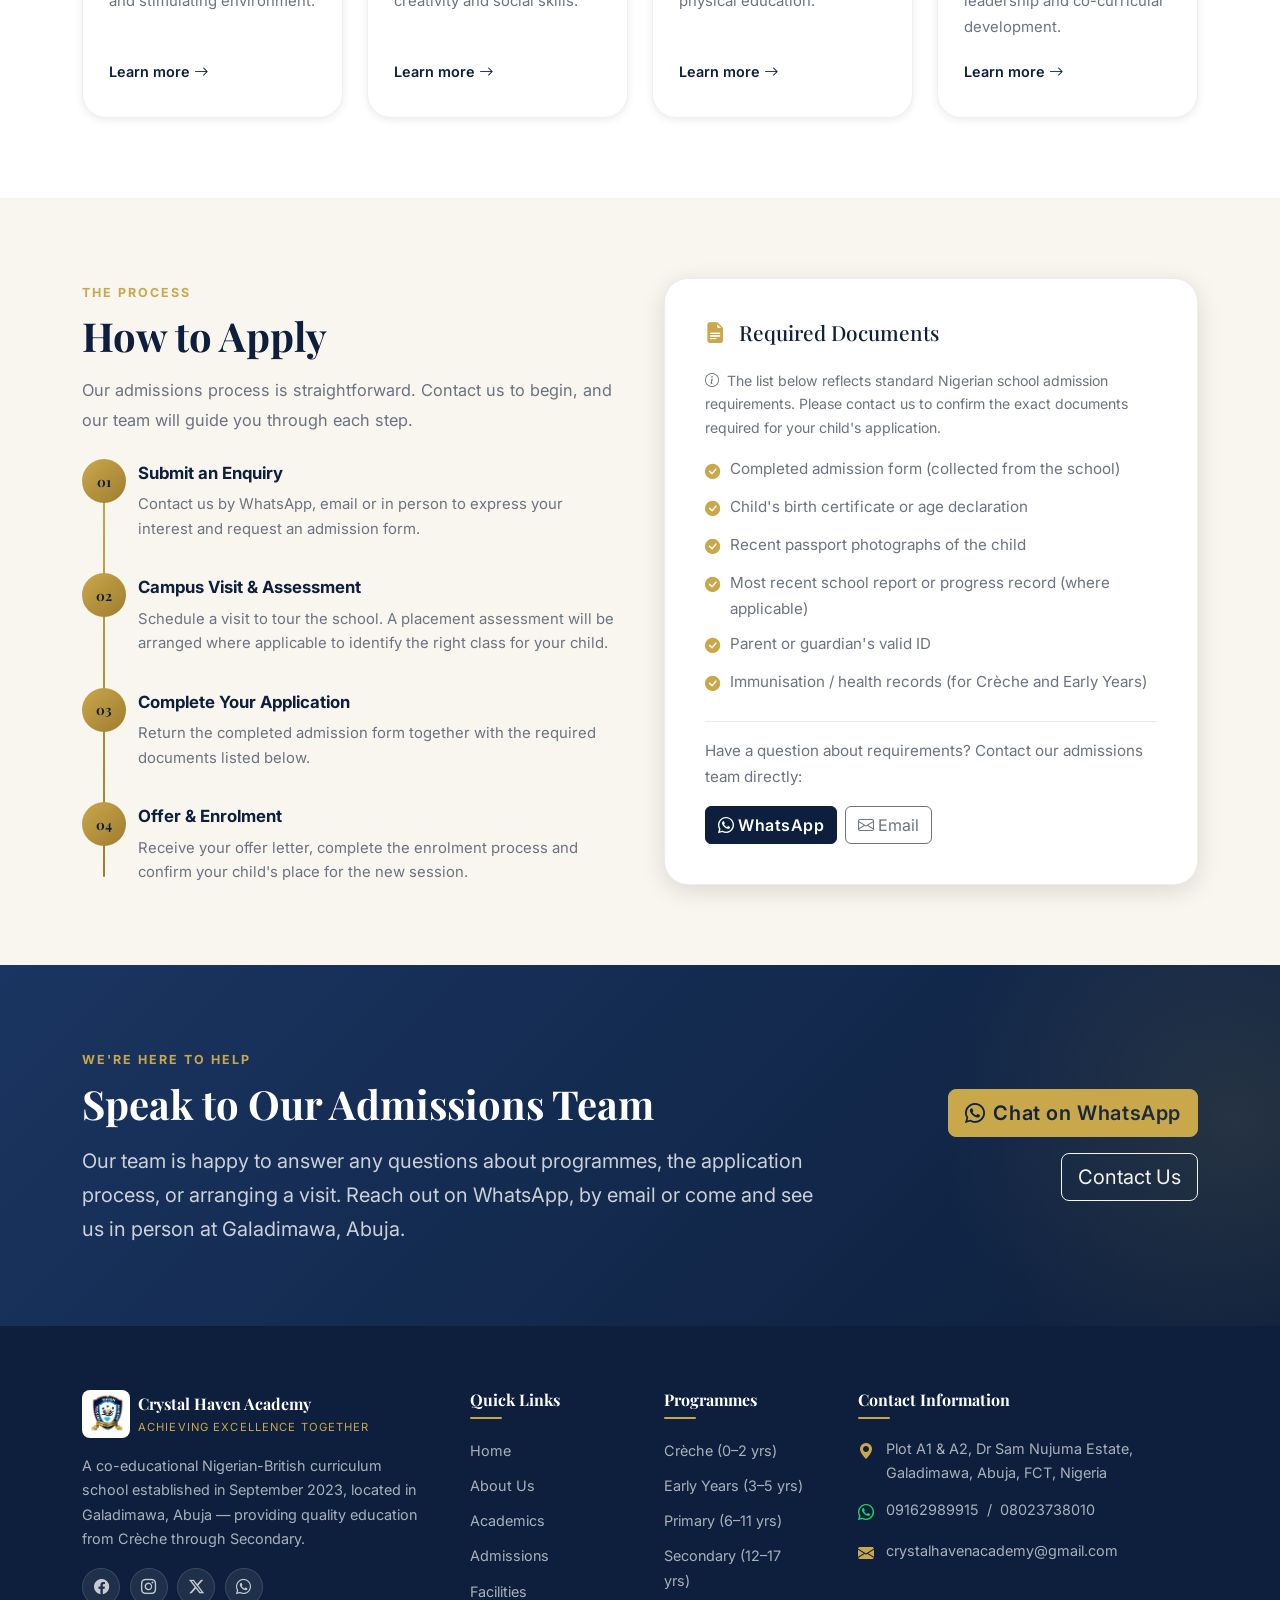
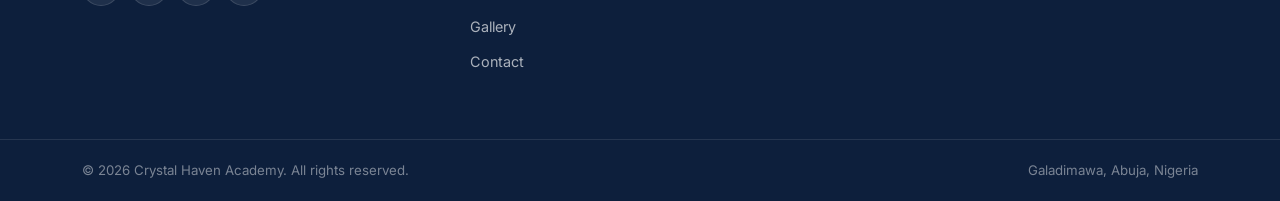
<file: admissions.html>
<!DOCTYPE html>
<html lang="en">
<head>
  <meta charset="UTF-8" />
  <meta name="viewport" content="width=device-width, initial-scale=1.0" />
  <meta name="description" content="Apply to Crystal Haven Academy for the 2026/2027 academic session. Admissions are open for Crèche, Early Years, Primary and Secondary. Galadimawa, Abuja." />
  <meta name="author" content="Crystal Haven Academy" />
  <meta property="og:title" content="Admissions | Crystal Haven Academy" />
  <meta property="og:type" content="website" />
  <title>Admissions | Crystal Haven Academy</title>

  <link href="https://cdn.jsdelivr.net/npm/bootstrap@5.3.8/dist/css/bootstrap.min.css" rel="stylesheet" integrity="sha384-sRIl4kxILFvY47J16cr9ZwB07vP4J8+LH7qKQnuqkuIAvNWLzeN8tE5YBujZqJLB" crossorigin="anonymous" />
  <link href="https://cdn.jsdelivr.net/npm/bootstrap-icons@1.11.3/font/bootstrap-icons.min.css" rel="stylesheet" />
  <link rel="preconnect" href="https://fonts.googleapis.com" />
  <link rel="preconnect" href="https://fonts.gstatic.com" crossorigin />
  <link href="https://fonts.googleapis.com/css2?family=Playfair+Display:wght@600;700&family=Inter:wght@300;400;500;600&display=swap" rel="stylesheet" />
  <link rel="stylesheet" href="assets/css/style.css" />
  <!-- Google tag (gtag.js) -->
<script async src="https://www.googletagmanager.com/gtag/js?id=G-KRL5Y91R9W"></script>
<script>
  window.dataLayer = window.dataLayer || [];
  function gtag(){dataLayer.push(arguments);}
  gtag('js', new Date());
  gtag('config', 'G-KRL5Y91R9W');
</script>
</head>
<body>

<a class="skip-link visually-hidden-focusable" href="#main-content">Skip to main content</a>

<!-- TOP BAR -->
<div class="top-bar d-none d-md-block" aria-label="Contact information">
  <div class="container d-flex justify-content-between align-items-center">
    <span><i class="bi bi-geo-alt-fill me-1" aria-hidden="true"></i>Plot A1 &amp; A2, Dr Sam Nujuma Estate, Galadimawa, Abuja</span>
    <span class="d-flex align-items-center flex-wrap gap-2">
      <a href="mailto:crystalhavenacademy@gmail.com" class="top-bar-link"><i class="bi bi-envelope-fill me-1" aria-hidden="true"></i>crystalhavenacademy@gmail.com</a>
      <span class="top-bar-sep" aria-hidden="true">|</span>
      <a href="https://wa.me/2349162989915" class="top-bar-link top-bar-wa" target="_blank" rel="noopener noreferrer" aria-label="WhatsApp 09162989915"><i class="bi bi-whatsapp me-1" aria-hidden="true"></i>09162989915</a>
      <span class="top-bar-sep" aria-hidden="true">|</span>
      <a href="https://wa.me/2348023738010" class="top-bar-link top-bar-wa" target="_blank" rel="noopener noreferrer" aria-label="WhatsApp 08023738010"><i class="bi bi-whatsapp me-1" aria-hidden="true"></i>08023738010</a>
    </span>
  </div>
</div>

<!-- NAVBAR -->
<nav class="navbar navbar-expand-lg navbar-dark cha-navbar sticky-top" aria-label="Main navigation">
  <div class="container">
    <a class="navbar-brand d-flex align-items-center gap-2" href="index.html">
      <div class="brand-logo-wrap">
        <img src="assets/images/crystal-haven-logo.jpg" alt="Crystal Haven Academy official school logo" class="brand-logo-img" width="48" height="48" />
      </div>
      <div class="brand-text">
        <span class="brand-name">Crystal Haven Academy</span>
        <span class="brand-tagline d-none d-sm-block">Achieving Excellence Together</span>
      </div>
    </a>
    <button class="navbar-toggler" type="button" data-bs-toggle="collapse" data-bs-target="#mainNav" aria-controls="mainNav" aria-expanded="false" aria-label="Toggle navigation">
      <span class="navbar-toggler-icon"></span>
    </button>
    <div class="collapse navbar-collapse" id="mainNav">
      <ul class="navbar-nav ms-auto mb-2 mb-lg-0 align-items-lg-center">
        <li class="nav-item"><a class="nav-link" href="index.html">Home</a></li>
        <li class="nav-item"><a class="nav-link" href="about.html">About Us</a></li>
        <li class="nav-item"><a class="nav-link" href="academics.html">Academics</a></li>
        <li class="nav-item"><a class="nav-link" href="facilities.html">Facilities</a></li>
        <li class="nav-item"><a class="nav-link" href="gallery.html">Gallery</a></li>
        <li class="nav-item"><a class="nav-link" href="contact.html">Contact</a></li>
        <li class="nav-item ms-lg-3"><a class="btn btn-gold active" aria-current="page" href="admissions.html">Apply Now</a></li>
      </ul>
    </div>
  </div>
</nav>

<main id="main-content">

  <!-- PAGE BANNER -->
  <section class="page-banner" aria-label="Admissions">
    <div class="container page-banner-content">
      <nav class="page-breadcrumb" aria-label="Breadcrumb">
        <a href="index.html">Home</a>
        <span class="bc-sep" aria-hidden="true"><i class="bi bi-chevron-right"></i></span>
        <span class="bc-current">Admissions</span>
      </nav>
      <p class="page-banner-eyebrow">Enrol Today</p>
      <h1 class="page-banner-title">Admissions — 2026/2027</h1>
      <p class="page-banner-sub">We are welcoming applications for all programmes, from Crèche through Secondary. Secure your child's place at Crystal Haven Academy.</p>
    </div>
  </section>

  <!-- OPEN NOTICE -->
  <section class="section-padding bg-light-cream" aria-label="Admissions open notice">
    <div class="container">
      <div class="row justify-content-center">
        <div class="col-lg-10">
          <div class="contact-form-wrap text-center" style="border-left:5px solid var(--cha-gold);">
            <i class="bi bi-megaphone-fill fs-1 text-gold mb-3 d-block" aria-hidden="true"></i>
            <h2 class="section-heading">Admissions are Now Open</h2>
            <p class="section-body mx-auto" style="max-width:620px;">Crystal Haven Academy is currently accepting applications for the <strong>2026/2027 academic session</strong> across all divisions — Crèche, Early Years, Primary and Secondary. Places are limited. We encourage families to apply early to avoid disappointment.</p>
            <div class="d-flex flex-wrap justify-content-center gap-3 mt-3">
              <a href="https://wa.me/2349162989915" class="btn btn-navy btn-lg" target="_blank" rel="noopener noreferrer">
                <i class="bi bi-whatsapp me-2" aria-hidden="true"></i>Chat on WhatsApp
              </a>
              <a href="mailto:crystalhavenacademy@gmail.com" class="btn btn-outline-secondary btn-lg">
                <i class="bi bi-envelope me-2" aria-hidden="true"></i>Email Us
              </a>
            </div>
          </div>
        </div>
      </div>
    </div>
  </section>

  <!-- PROGRAMMES AVAILABLE -->
  <section class="section-padding" aria-labelledby="adm-programmes-heading">
    <div class="container">
      <div class="text-center mb-5">
        <div class="section-label">Who We Accept</div>
        <h2 class="section-heading" id="adm-programmes-heading">Programmes Available</h2>
        <p class="section-intro">We welcome children at every stage, from our youngest Crèche learners to Secondary students preparing for national examinations.</p>
      </div>
      <div class="row g-4">
        <div class="col-sm-6 col-xl-3">
          <div class="programme-card h-100">
            <div class="programme-icon-wrap" style="--prog-color:#e8f4fd;"><i class="bi bi-emoji-smile-fill" style="color:#1e6091;" aria-hidden="true"></i></div>
            <span class="programme-badge">Ages 0 – 2</span>
            <h3 class="programme-title">Crèche</h3>
            <p class="programme-desc">Nurturing care and early development for our youngest learners in a safe and stimulating environment.</p>
            <a href="academics.html#creche" class="programme-link">Learn more <i class="bi bi-arrow-right" aria-hidden="true"></i></a>
          </div>
        </div>
        <div class="col-sm-6 col-xl-3">
          <div class="programme-card h-100">
            <div class="programme-icon-wrap" style="--prog-color:#fef9e7;"><i class="bi bi-stars" style="color:#b7950b;" aria-hidden="true"></i></div>
            <span class="programme-badge">Ages 3 – 5</span>
            <h3 class="programme-title">Early Years</h3>
            <p class="programme-desc">Play-based structured learning that builds language, numeracy, creativity and social skills.</p>
            <a href="academics.html#early-years" class="programme-link">Learn more <i class="bi bi-arrow-right" aria-hidden="true"></i></a>
          </div>
        </div>
        <div class="col-sm-6 col-xl-3">
          <div class="programme-card h-100">
            <div class="programme-icon-wrap" style="--prog-color:#eafaf1;"><i class="bi bi-pencil-fill" style="color:#1a7a4a;" aria-hidden="true"></i></div>
            <span class="programme-badge">Ages 6 – 11</span>
            <h3 class="programme-title">Primary School</h3>
            <p class="programme-desc">A broad, balanced curriculum covering all core subjects, the arts, technology and physical education.</p>
            <a href="academics.html#primary" class="programme-link">Learn more <i class="bi bi-arrow-right" aria-hidden="true"></i></a>
          </div>
        </div>
        <div class="col-sm-6 col-xl-3">
          <div class="programme-card h-100">
            <div class="programme-icon-wrap" style="--prog-color:#f4ecf7;"><i class="bi bi-mortarboard-fill" style="color:#6c3483;" aria-hidden="true"></i></div>
            <span class="programme-badge">Ages 12 – 17</span>
            <h3 class="programme-title">Secondary School</h3>
            <p class="programme-desc">Rigorous academic preparation for national examinations combined with leadership and co-curricular development.</p>
            <a href="academics.html#secondary" class="programme-link">Learn more <i class="bi bi-arrow-right" aria-hidden="true"></i></a>
          </div>
        </div>
      </div>
    </div>
  </section>

  <!-- HOW TO APPLY -->
  <section class="section-padding bg-light-cream" aria-labelledby="how-to-apply-heading">
    <div class="container">
      <div class="row g-5 align-items-start">
        <div class="col-lg-6">
          <div class="section-label">The Process</div>
          <h2 class="section-heading" id="how-to-apply-heading">How to Apply</h2>
          <p class="section-body">Our admissions process is straightforward. Contact us to begin, and our team will guide you through each step.</p>
          <div class="adm-timeline mt-4">
            <div class="adm-tl-step">
              <div class="adm-tl-num">01</div>
              <div class="adm-tl-body">
                <strong>Submit an Enquiry</strong>
                <p>Contact us by WhatsApp, email or in person to express your interest and request an admission form.</p>
              </div>
            </div>
            <div class="adm-tl-step">
              <div class="adm-tl-num">02</div>
              <div class="adm-tl-body">
                <strong>Campus Visit &amp; Assessment</strong>
                <p>Schedule a visit to tour the school. A placement assessment will be arranged where applicable to identify the right class for your child.</p>
              </div>
            </div>
            <div class="adm-tl-step">
              <div class="adm-tl-num">03</div>
              <div class="adm-tl-body">
                <strong>Complete Your Application</strong>
                <p>Return the completed admission form together with the required documents listed below.</p>
              </div>
            </div>
            <div class="adm-tl-step">
              <div class="adm-tl-num">04</div>
              <div class="adm-tl-body">
                <strong>Offer &amp; Enrolment</strong>
                <p>Receive your offer letter, complete the enrolment process and confirm your child's place for the new session.</p>
              </div>
            </div>
          </div>
        </div>

        <div class="col-lg-6">
          <div class="contact-form-wrap h-100">
            <h3 class="mb-4" style="font-size:1.3rem; color:var(--cha-navy);">
              <i class="bi bi-file-earmark-text-fill me-2 text-gold" aria-hidden="true"></i>
              Required Documents
            </h3>
            <!-- TODO: Confirm exact document requirements with school management -->
            <p style="font-size:0.88rem; color:var(--cha-grey); margin-bottom:1rem;">
              <i class="bi bi-info-circle me-1" aria-hidden="true"></i>
              The list below reflects standard Nigerian school admission requirements. Please contact us to confirm the exact documents required for your child's application.
            </p>
            <ul class="req-list">
              <li><i class="bi bi-check-circle-fill" aria-hidden="true"></i>Completed admission form (collected from the school)</li>
              <li><i class="bi bi-check-circle-fill" aria-hidden="true"></i>Child's birth certificate or age declaration</li>
              <li><i class="bi bi-check-circle-fill" aria-hidden="true"></i>Recent passport photographs of the child</li>
              <li><i class="bi bi-check-circle-fill" aria-hidden="true"></i>Most recent school report or progress record (where applicable)</li>
              <li><i class="bi bi-check-circle-fill" aria-hidden="true"></i>Parent or guardian's valid ID</li>
              <li><i class="bi bi-check-circle-fill" aria-hidden="true"></i>Immunisation / health records (for Crèche and Early Years)</li>
            </ul>
            <div class="mt-4 pt-3" style="border-top:1px solid rgba(0,0,0,.08);">
              <p class="mb-3" style="font-size:0.95rem; color:var(--cha-grey);">Have a question about requirements? Contact our admissions team directly:</p>
              <div class="d-flex flex-wrap gap-2">
                <a href="https://wa.me/2349162989915" class="btn btn-navy" target="_blank" rel="noopener noreferrer">
                  <i class="bi bi-whatsapp me-1" aria-hidden="true"></i>WhatsApp
                </a>
                <a href="mailto:crystalhavenacademy@gmail.com" class="btn btn-outline-secondary">
                  <i class="bi bi-envelope me-1" aria-hidden="true"></i>Email
                </a>
              </div>
            </div>
          </div>
        </div>
      </div>
    </div>
  </section>

  <!-- CONTACT ADMISSIONS -->
  <section class="admissions-section" aria-label="Contact admissions team">
    <div class="container">
      <div class="row align-items-center g-4">
        <div class="col-lg-8">
          <div class="section-label text-gold">We're Here to Help</div>
          <h2 class="section-heading text-white">Speak to Our Admissions Team</h2>
          <p class="text-white-75 fs-5 mb-0">Our team is happy to answer any questions about programmes, the application process, or arranging a visit. Reach out on WhatsApp, by email or come and see us in person at Galadimawa, Abuja.</p>
        </div>
        <div class="col-lg-4 d-flex flex-wrap gap-3 justify-content-lg-end">
          <a href="https://wa.me/2349162989915" class="btn btn-gold btn-lg" target="_blank" rel="noopener noreferrer">
            <i class="bi bi-whatsapp me-2" aria-hidden="true"></i>Chat on WhatsApp
          </a>
          <a href="contact.html" class="btn btn-outline-light btn-lg">Contact Us</a>
        </div>
      </div>
    </div>
  </section>

</main>

<!-- FOOTER -->
<footer class="site-footer" aria-label="Site footer">
  <div class="footer-top">
    <div class="container">
      <div class="row g-5">
        <div class="col-lg-4">
          <div class="d-flex align-items-center gap-2 mb-3">
            <div class="brand-logo-wrap brand-logo-wrap--sm">
              <img src="assets/images/crystal-haven-logo.jpg" alt="Crystal Haven Academy official school logo" class="brand-logo-img brand-logo-img--sm" width="40" height="40" />
            </div>
            <div>
              <span class="footer-brand-name">Crystal Haven Academy</span>
              <span class="footer-brand-tagline d-block">Achieving Excellence Together</span>
            </div>
          </div>
          <p class="footer-about">A co-educational Nigerian-British curriculum school established in September 2023, located in Galadimawa, Abuja — providing quality education from Crèche through Secondary.</p>
          <div class="footer-social mt-3" aria-label="Social media links">
            <a href="https://www.facebook.com/share/18tNjk5TtG/"
             class="social-link"
   target="_blank"
   rel="noopener noreferrer" aria-label="Facebook">
  <i class="bi bi-facebook" aria-hidden="true"></i>
</a>
             <a href="https://www.instagram.com/crystalhavenacademy_/"
             class="social-link"
     target="_blank"
   rel="noopener noreferrer" aria-label="Instagram">
  <i class="bi bi-instagram" aria-hidden="true"></i>
</a>
            <a href="#" class="social-link" aria-label="Twitter / X"><i class="bi bi-twitter-x" aria-hidden="true"></i></a>
            <a href="https://wa.me/2349162989915" class="social-link" target="_blank" rel="noopener noreferrer" aria-label="WhatsApp"><i class="bi bi-whatsapp" aria-hidden="true"></i></a>
          </div>
        </div>
        <div class="col-sm-6 col-lg-2">
          <h4 class="footer-heading">Quick Links</h4>
          <ul class="footer-links list-unstyled">
            <li><a href="index.html">Home</a></li><li><a href="about.html">About Us</a></li>
            <li><a href="academics.html">Academics</a></li><li><a href="admissions.html">Admissions</a></li>
            <li><a href="facilities.html">Facilities</a></li><li><a href="gallery.html">Gallery</a></li>
            <li><a href="contact.html">Contact</a></li>
          </ul>
        </div>
        <div class="col-sm-6 col-lg-2">
          <h4 class="footer-heading">Programmes</h4>
          <ul class="footer-links list-unstyled">
            <li><a href="academics.html#creche">Crèche (0–2 yrs)</a></li>
            <li><a href="academics.html#early-years">Early Years (3–5 yrs)</a></li>
            <li><a href="academics.html#primary">Primary (6–11 yrs)</a></li>
            <li><a href="academics.html#secondary">Secondary (12–17 yrs)</a></li>
          </ul>
        </div>
        <div class="col-lg-4">
          <h4 class="footer-heading">Contact Information</h4>
          <ul class="footer-contact-list list-unstyled">
            <li><i class="bi bi-geo-alt-fill" aria-hidden="true"></i><span>Plot A1 &amp; A2, Dr Sam Nujuma Estate, Galadimawa, Abuja, FCT, Nigeria</span></li>
            <li><i class="bi bi-whatsapp" aria-hidden="true" style="color:#25d366;"></i><span><a href="https://wa.me/2349162989915" target="_blank" rel="noopener noreferrer" aria-label="WhatsApp 09162989915">09162989915</a> &nbsp;/&nbsp; <a href="https://wa.me/2348023738010" target="_blank" rel="noopener noreferrer" aria-label="WhatsApp 08023738010">08023738010</a></span></li>
            <li><i class="bi bi-envelope-fill" aria-hidden="true"></i><a href="mailto:crystalhavenacademy@gmail.com">crystalhavenacademy@gmail.com</a></li>
          </ul>
        </div>
      </div>
    </div>
  </div>
  <div class="footer-bottom">
    <div class="container d-flex flex-column flex-md-row justify-content-between align-items-center gap-2">
      <p class="mb-0">&copy; <span id="currentYear"></span> Crystal Haven Academy. All rights reserved.</p>
      <p class="mb-0">Galadimawa, Abuja, Nigeria</p>
    </div>
  </div>
</footer>

<button class="back-to-top" id="backToTop" aria-label="Back to top"><i class="bi bi-chevron-up" aria-hidden="true"></i></button>
<script src="https://cdn.jsdelivr.net/npm/bootstrap@5.3.8/dist/js/bootstrap.bundle.min.js" integrity="sha384-FKyoEForCGlyvwx9Hj09JcYn3nv7wiPVlz7YYwJrWVcXK/BmnVDxM+D2scQbITxI" crossorigin="anonymous"></script>
<script src="assets/js/script.js"></script>
</body>
</html>
</file>
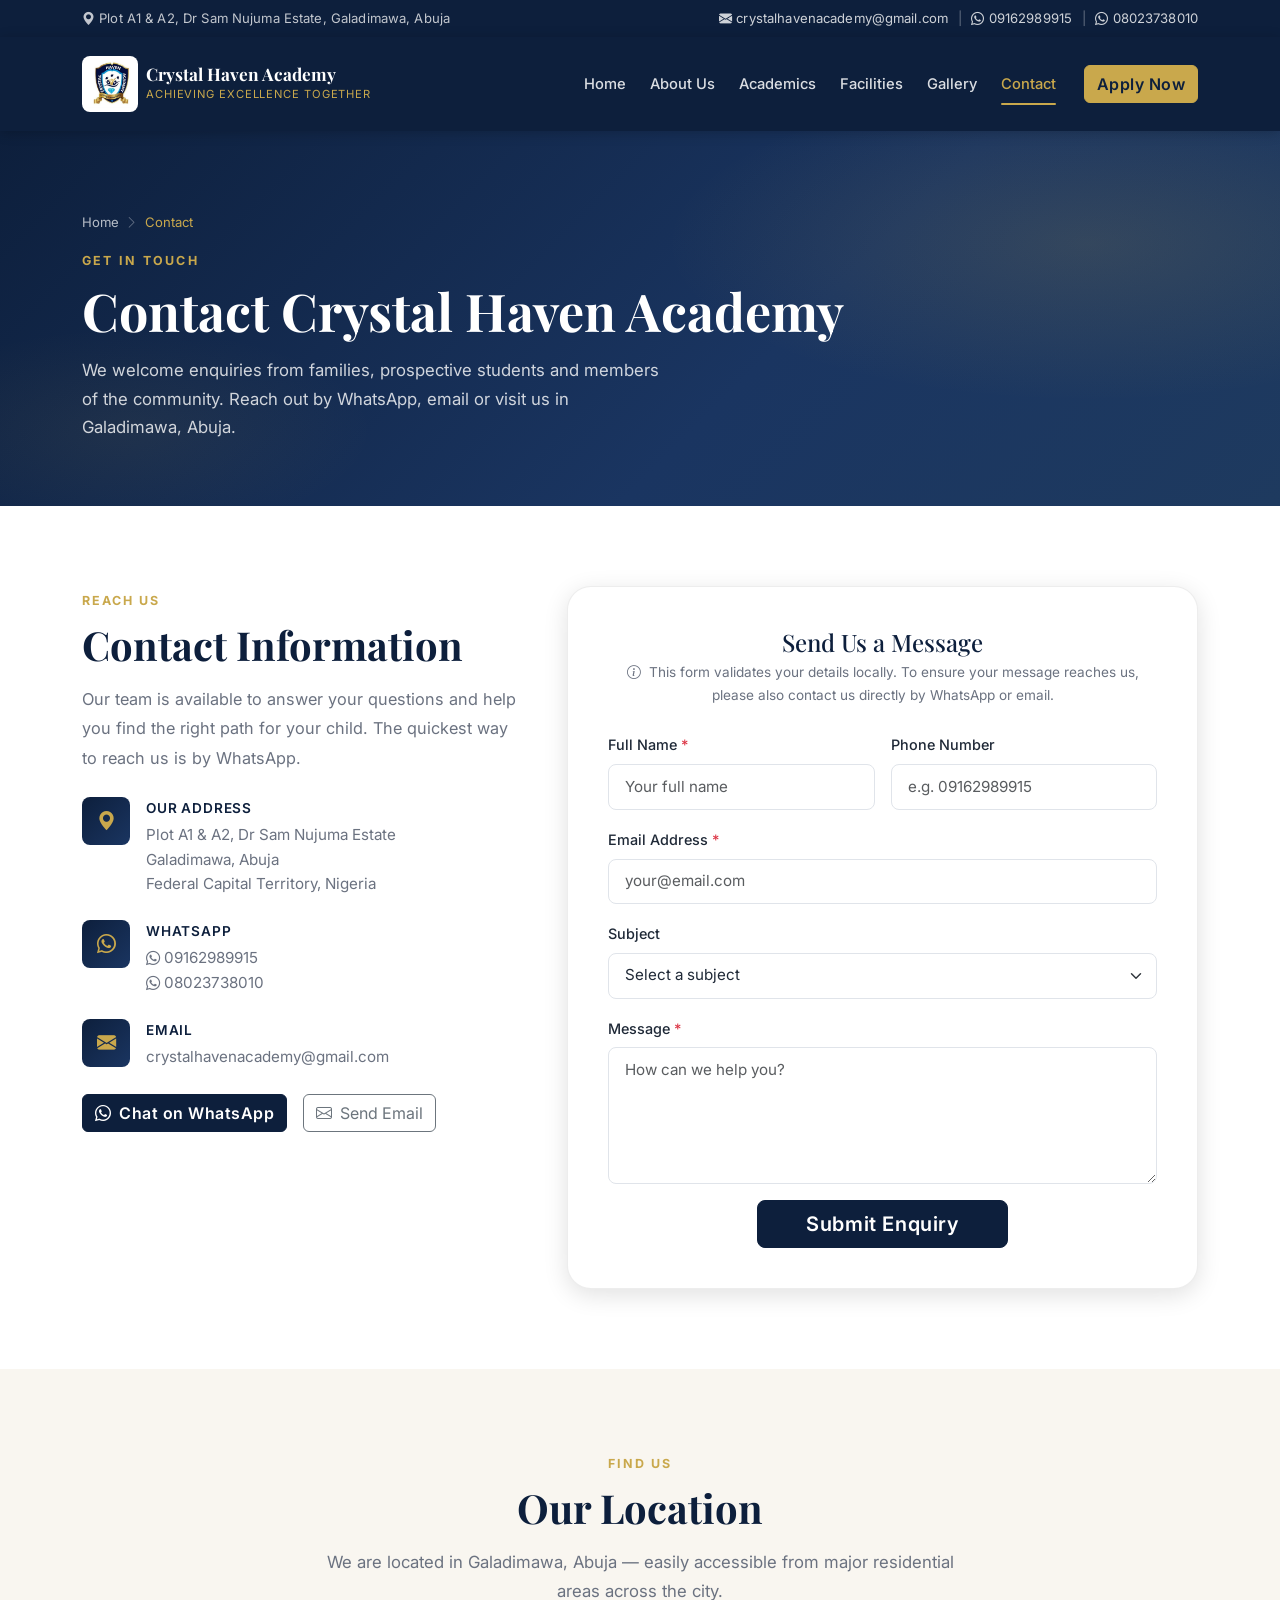
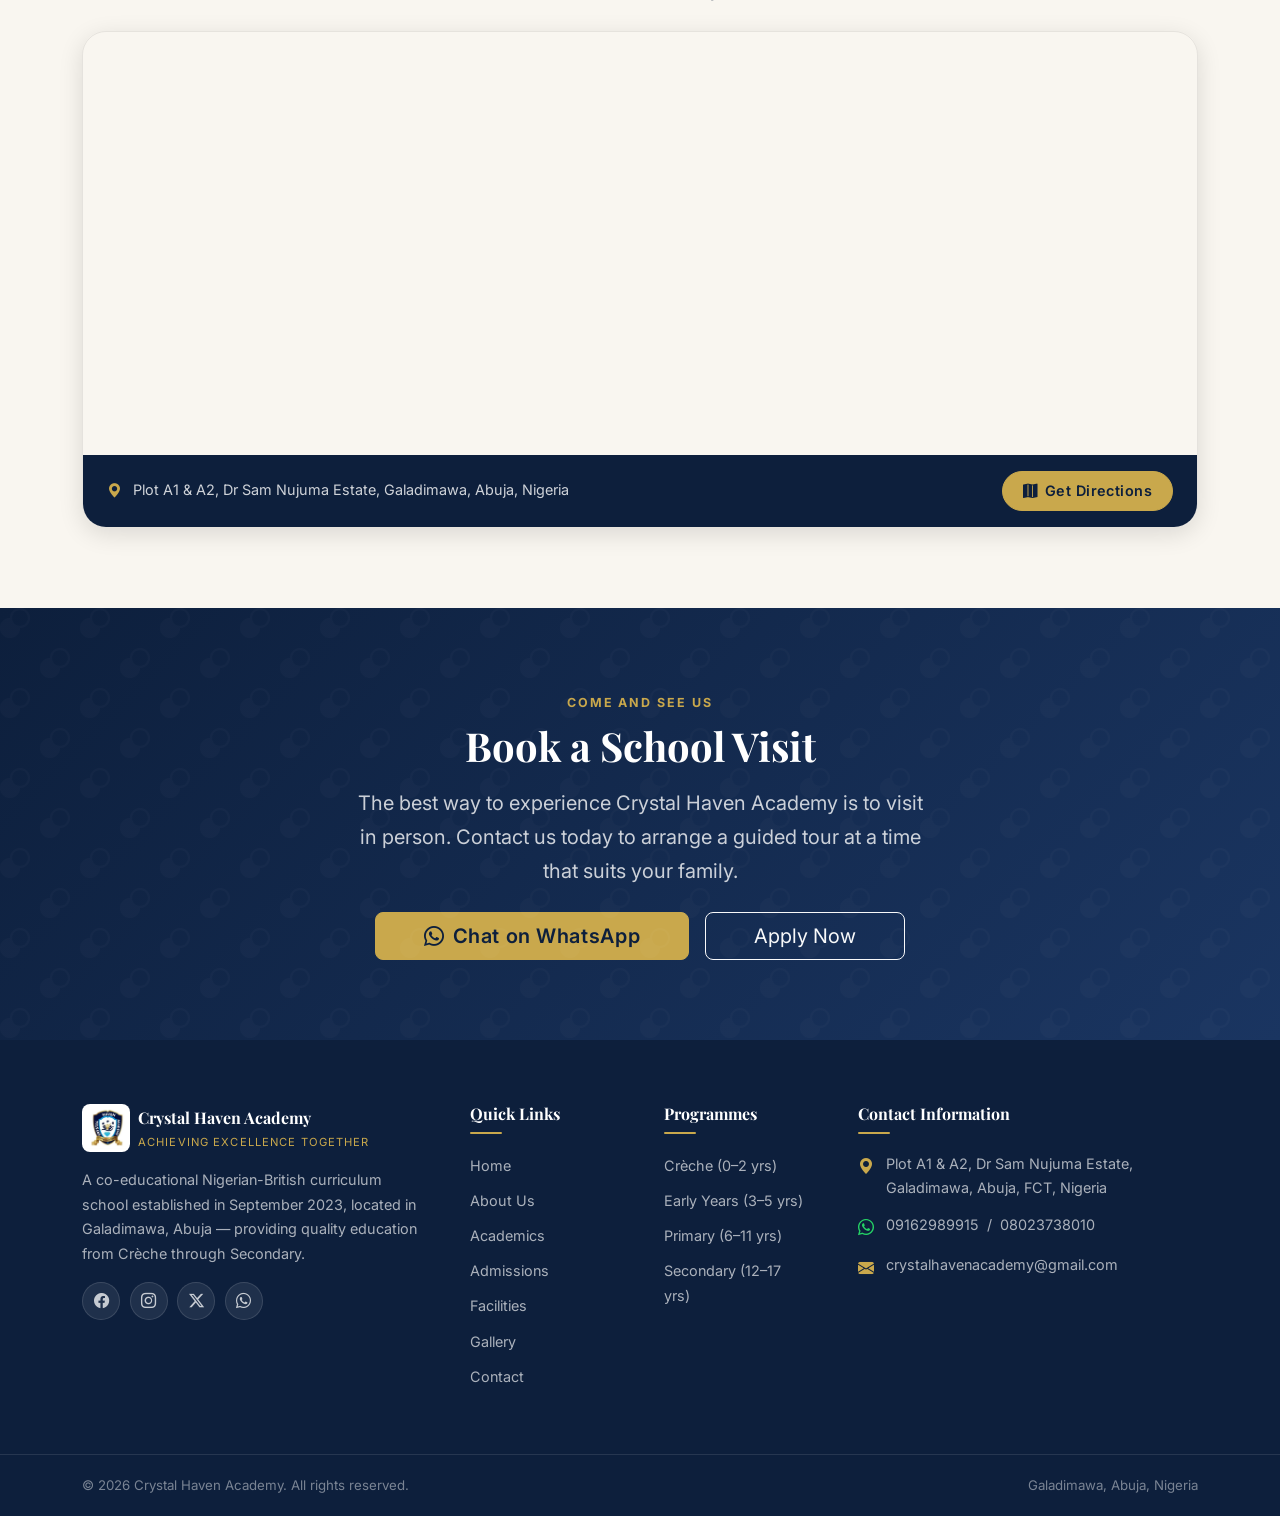
<file: contact.html>
<!DOCTYPE html>
<html lang="en">
<head>
  <meta charset="UTF-8" />
  <meta name="viewport" content="width=device-width, initial-scale=1.0" />
  <meta name="description" content="Contact Crystal Haven Academy in Galadimawa, Abuja. Reach us by WhatsApp, email or visit us in person. We welcome enquiries about admissions, school visits and general information." />
  <meta name="author" content="Crystal Haven Academy" />
  <meta property="og:title" content="Contact Us | Crystal Haven Academy" />
  <meta property="og:type" content="website" />
  <title>Contact Us | Crystal Haven Academy</title>

  <link href="https://cdn.jsdelivr.net/npm/bootstrap@5.3.8/dist/css/bootstrap.min.css" rel="stylesheet" integrity="sha384-sRIl4kxILFvY47J16cr9ZwB07vP4J8+LH7qKQnuqkuIAvNWLzeN8tE5YBujZqJLB" crossorigin="anonymous" />
  <link href="https://cdn.jsdelivr.net/npm/bootstrap-icons@1.11.3/font/bootstrap-icons.min.css" rel="stylesheet" />
  <link rel="preconnect" href="https://fonts.googleapis.com" />
  <link rel="preconnect" href="https://fonts.gstatic.com" crossorigin />
  <link href="https://fonts.googleapis.com/css2?family=Playfair+Display:wght@600;700&family=Inter:wght@300;400;500;600&display=swap" rel="stylesheet" />
  <link rel="stylesheet" href="assets/css/style.css" />
  <!-- Google tag (gtag.js) -->
<script async src="https://www.googletagmanager.com/gtag/js?id=G-KRL5Y91R9W"></script>
<script>
  window.dataLayer = window.dataLayer || [];
  function gtag(){dataLayer.push(arguments);}
  gtag('js', new Date());
  gtag('config', 'G-KRL5Y91R9W');
</script>
</head>
<body>

<a class="skip-link visually-hidden-focusable" href="#main-content">Skip to main content</a>

<!-- TOP BAR -->
<div class="top-bar d-none d-md-block" aria-label="Contact information">
  <div class="container d-flex justify-content-between align-items-center">
    <span><i class="bi bi-geo-alt-fill me-1" aria-hidden="true"></i>Plot A1 &amp; A2, Dr Sam Nujuma Estate, Galadimawa, Abuja</span>
    <span class="d-flex align-items-center flex-wrap gap-2">
      <a href="mailto:crystalhavenacademy@gmail.com" class="top-bar-link"><i class="bi bi-envelope-fill me-1" aria-hidden="true"></i>crystalhavenacademy@gmail.com</a>
      <span class="top-bar-sep" aria-hidden="true">|</span>
      <a href="https://wa.me/2349162989915" class="top-bar-link top-bar-wa" target="_blank" rel="noopener noreferrer" aria-label="WhatsApp 09162989915"><i class="bi bi-whatsapp me-1" aria-hidden="true"></i>09162989915</a>
      <span class="top-bar-sep" aria-hidden="true">|</span>
      <a href="https://wa.me/2348023738010" class="top-bar-link top-bar-wa" target="_blank" rel="noopener noreferrer" aria-label="WhatsApp 08023738010"><i class="bi bi-whatsapp me-1" aria-hidden="true"></i>08023738010</a>
    </span>
  </div>
</div>

<!-- NAVBAR -->
<nav class="navbar navbar-expand-lg navbar-dark cha-navbar sticky-top" aria-label="Main navigation">
  <div class="container">
    <a class="navbar-brand d-flex align-items-center gap-2" href="index.html">
      <div class="brand-logo-wrap">
        <img src="assets/images/crystal-haven-logo.jpg" alt="Crystal Haven Academy official school logo" class="brand-logo-img" width="48" height="48" />
      </div>
      <div class="brand-text">
        <span class="brand-name">Crystal Haven Academy</span>
        <span class="brand-tagline d-none d-sm-block">Achieving Excellence Together</span>
      </div>
    </a>
    <button class="navbar-toggler" type="button" data-bs-toggle="collapse" data-bs-target="#mainNav" aria-controls="mainNav" aria-expanded="false" aria-label="Toggle navigation">
      <span class="navbar-toggler-icon"></span>
    </button>
    <div class="collapse navbar-collapse" id="mainNav">
      <ul class="navbar-nav ms-auto mb-2 mb-lg-0 align-items-lg-center">
        <li class="nav-item"><a class="nav-link" href="index.html">Home</a></li>
        <li class="nav-item"><a class="nav-link" href="about.html">About Us</a></li>
        <li class="nav-item"><a class="nav-link" href="academics.html">Academics</a></li>
        <li class="nav-item"><a class="nav-link" href="facilities.html">Facilities</a></li>
        <li class="nav-item"><a class="nav-link" href="gallery.html">Gallery</a></li>
        <li class="nav-item"><a class="nav-link active" aria-current="page" href="contact.html">Contact</a></li>
        <li class="nav-item ms-lg-3"><a class="btn btn-gold" href="admissions.html">Apply Now</a></li>
      </ul>
    </div>
  </div>
</nav>

<main id="main-content">

  <!-- PAGE BANNER -->
  <section class="page-banner" aria-label="Contact Us">
    <div class="container page-banner-content">
      <nav class="page-breadcrumb" aria-label="Breadcrumb">
        <a href="index.html">Home</a>
        <span class="bc-sep" aria-hidden="true"><i class="bi bi-chevron-right"></i></span>
        <span class="bc-current">Contact</span>
      </nav>
      <p class="page-banner-eyebrow">Get in Touch</p>
      <h1 class="page-banner-title">Contact Crystal Haven Academy</h1>
      <p class="page-banner-sub">We welcome enquiries from families, prospective students and members of the community. Reach out by WhatsApp, email or visit us in Galadimawa, Abuja.</p>
    </div>
  </section>

  <!-- CONTACT INFO + FORM -->
  <section class="section-padding" aria-labelledby="contact-details-heading">
    <div class="container">
      <div class="row g-5">

        <!-- Contact information -->
        <div class="col-lg-5">
          <div class="section-label">Reach Us</div>
          <h2 class="section-heading" id="contact-details-heading">Contact Information</h2>
          <p class="section-body">Our team is available to answer your questions and help you find the right path for your child. The quickest way to reach us is by WhatsApp.</p>

          <div class="mt-4">

            <div class="contact-info-block">
              <div class="ci-icon"><i class="bi bi-geo-alt-fill" aria-hidden="true"></i></div>
              <div>
                <div class="ci-label">Our Address</div>
                <div class="ci-value">
                  Plot A1 &amp; A2, Dr Sam Nujuma Estate<br />
                  Galadimawa, Abuja<br />
                  Federal Capital Territory, Nigeria
                </div>
              </div>
            </div>

            <div class="contact-info-block">
              <div class="ci-icon"><i class="bi bi-whatsapp" aria-hidden="true"></i></div>
              <div>
                <div class="ci-label">WhatsApp</div>
                <div class="ci-value">
                  <a href="https://wa.me/2349162989915" target="_blank" rel="noopener noreferrer" class="wa-link" aria-label="WhatsApp 09162989915">
                    <i class="bi bi-whatsapp me-1" aria-hidden="true"></i>09162989915
                  </a><br />
                  <a href="https://wa.me/2348023738010" target="_blank" rel="noopener noreferrer" class="wa-link" aria-label="WhatsApp 08023738010">
                    <i class="bi bi-whatsapp me-1" aria-hidden="true"></i>08023738010
                  </a>
                </div>
              </div>
            </div>

            <div class="contact-info-block">
              <div class="ci-icon"><i class="bi bi-envelope-fill" aria-hidden="true"></i></div>
              <div>
                <div class="ci-label">Email</div>
                <div class="ci-value">
                  <a href="mailto:crystalhavenacademy@gmail.com">crystalhavenacademy@gmail.com</a>
                </div>
              </div>
            </div>

          </div>

          <!-- Quick action buttons -->
          <div class="d-flex flex-wrap gap-3 mt-4">
            <a href="https://wa.me/2349162989915" class="btn btn-navy" target="_blank" rel="noopener noreferrer">
              <i class="bi bi-whatsapp me-2" aria-hidden="true"></i>Chat on WhatsApp
            </a>
            <a href="mailto:crystalhavenacademy@gmail.com" class="btn btn-outline-secondary">
              <i class="bi bi-envelope me-2" aria-hidden="true"></i>Send Email
            </a>
          </div>
        </div>

        <!-- Enquiry form -->
        <div class="col-lg-7">
          <div class="contact-form-wrap">
            <h3 class="text-center mb-1">Send Us a Message</h3>
            <p class="text-center mb-4" style="font-size:0.85rem; color:var(--cha-grey);">
              <i class="bi bi-info-circle me-1" aria-hidden="true"></i>
              This form validates your details locally. To ensure your message reaches us, please also contact us directly by WhatsApp or email.
              <!-- NOTE: This form requires a backend or email service before submissions are delivered. -->
            </p>
            <form id="contactForm" novalidate>
              <div class="row g-3">
                <div class="col-sm-6">
                  <label for="contactName" class="form-label">Full Name <span aria-hidden="true" class="text-danger">*</span></label>
                  <input type="text" class="form-control" id="contactName" name="name" placeholder="Your full name" required autocomplete="name" />
                  <div class="invalid-feedback">Please enter your name.</div>
                </div>
                <div class="col-sm-6">
                  <label for="contactPhone" class="form-label">Phone Number</label>
                  <input type="tel" class="form-control" id="contactPhone" name="phone" placeholder="e.g. 09162989915" autocomplete="tel" />
                </div>
                <div class="col-12">
                  <label for="contactEmail" class="form-label">Email Address <span aria-hidden="true" class="text-danger">*</span></label>
                  <input type="email" class="form-control" id="contactEmail" name="email" placeholder="your@email.com" required autocomplete="email" />
                  <div class="invalid-feedback">Please enter a valid email address.</div>
                </div>
                <div class="col-12">
                  <label for="contactSubject" class="form-label">Subject</label>
                  <select class="form-select" id="contactSubject" name="subject">
                    <option value="" disabled selected>Select a subject</option>
                    <option value="admissions">Admissions Enquiry</option>
                    <option value="visit">Schedule a Visit</option>
                    <option value="fees">Fees &amp; Payment</option>
                    <option value="other">Other</option>
                  </select>
                </div>
                <div class="col-12">
                  <label for="contactMessage" class="form-label">Message <span aria-hidden="true" class="text-danger">*</span></label>
                  <textarea class="form-control" id="contactMessage" name="message" rows="5" placeholder="How can we help you?" required></textarea>
                  <div class="invalid-feedback">Please enter your message.</div>
                </div>
                <div class="col-12 text-center">
                  <button type="submit" class="btn btn-navy btn-lg px-5">Submit Enquiry</button>
                </div>
              </div>
            </form>
            <div id="formSuccess" class="alert alert-success mt-3 d-none" role="alert">
              <i class="bi bi-check-circle-fill me-2" aria-hidden="true"></i>
              <strong>Your message has been recorded.</strong> To ensure it reaches us, please also contact us at
              <a href="mailto:crystalhavenacademy@gmail.com" class="alert-link">crystalhavenacademy@gmail.com</a>
              or on WhatsApp:
              <a href="https://wa.me/2349162989915" class="alert-link" target="_blank" rel="noopener noreferrer">09162989915</a>.
              <!-- NOTE: This form requires a backend or email service to deliver submissions. -->
            </div>
          </div>
        </div>

      </div>
    </div>
  </section>

  <!-- MAP -->
  <section class="section-padding bg-light-cream" aria-labelledby="map-heading">
    <div class="container">
      <div class="text-center mb-4">
        <div class="section-label">Find Us</div>
        <h2 class="section-heading" id="map-heading">Our Location</h2>
        <p class="section-intro">We are located in Galadimawa, Abuja — easily accessible from major residential areas across the city.</p>
      </div>
      <div class="map-section">
        <div class="map-embed-wrap">
          <iframe
            class="map-embed"
            title="Crystal Haven Academy location – Plot A1 &amp; A2, Dr Sam Nujuma Estate, Galadimawa, Abuja, Nigeria"
            src="https://maps.google.com/maps?q=Crystal+Haven+Academy,+Galadimawa,+Abuja,+Nigeria&output=embed"
            width="100%"
            height="420"
            style="border:0;"
            allowfullscreen=""
            loading="lazy"
            referrerpolicy="no-referrer-when-downgrade"
          ></iframe>
        </div>
        <div class="map-directions-bar">
          <div class="d-flex flex-column flex-sm-row align-items-sm-center justify-content-between gap-3">
            <div class="map-address-line">
              <i class="bi bi-geo-alt-fill me-2" aria-hidden="true"></i>
              <span>Plot A1 &amp; A2, Dr Sam Nujuma Estate, Galadimawa, Abuja, Nigeria</span>
            </div>
            <a href="https://maps.app.goo.gl/ByXZdc3rXQZqsL8t6" target="_blank" rel="noopener noreferrer" class="btn btn-gold btn-directions flex-shrink-0">
              <i class="bi bi-map-fill me-2" aria-hidden="true"></i>Get Directions
            </a>
          </div>
        </div>
      </div>
    </div>
  </section>

  <!-- VISIT CTA -->
  <section class="why-section section-padding" aria-label="Book a visit">
    <div class="container text-center">
      <div class="section-label text-gold">Come and See Us</div>
      <h2 class="section-heading text-white">Book a School Visit</h2>
      <p class="text-white-75 fs-5 mb-4 mx-auto" style="max-width:580px;">The best way to experience Crystal Haven Academy is to visit in person. Contact us today to arrange a guided tour at a time that suits your family.</p>
      <div class="d-flex flex-wrap justify-content-center gap-3">
        <a href="https://wa.me/2349162989915" class="btn btn-gold btn-lg px-5" target="_blank" rel="noopener noreferrer">
          <i class="bi bi-whatsapp me-2" aria-hidden="true"></i>Chat on WhatsApp
        </a>
        <a href="admissions.html" class="btn btn-outline-light btn-lg px-5">Apply Now</a>
      </div>
    </div>
  </section>

</main>

<!-- FOOTER -->
<footer class="site-footer" aria-label="Site footer">
  <div class="footer-top">
    <div class="container">
      <div class="row g-5">
        <div class="col-lg-4">
          <div class="d-flex align-items-center gap-2 mb-3">
            <div class="brand-logo-wrap brand-logo-wrap--sm">
              <img src="assets/images/crystal-haven-logo.jpg" alt="Crystal Haven Academy official school logo" class="brand-logo-img brand-logo-img--sm" width="40" height="40" />
            </div>
            <div>
              <span class="footer-brand-name">Crystal Haven Academy</span>
              <span class="footer-brand-tagline d-block">Achieving Excellence Together</span>
            </div>
          </div>
          <p class="footer-about">A co-educational Nigerian-British curriculum school established in September 2023, located in Galadimawa, Abuja — providing quality education from Crèche through Secondary.</p>
          <div class="footer-social mt-3" aria-label="Social media links">
           <a href="https://www.facebook.com/share/18tNjk5TtG/"
             class="social-link"
   target="_blank"
   rel="noopener noreferrer" aria-label="Facebook">
  <i class="bi bi-facebook" aria-hidden="true"></i>
</a>
             <a href="https://www.instagram.com/crystalhavenacademy_/"
             class="social-link"
     target="_blank"
   rel="noopener noreferrer" aria-label="Instagram">
  <i class="bi bi-instagram" aria-hidden="true"></i>
</a>
            <a href="#" class="social-link" aria-label="Twitter / X"><i class="bi bi-twitter-x" aria-hidden="true"></i></a>
            <a href="https://wa.me/2349162989915" class="social-link" target="_blank" rel="noopener noreferrer" aria-label="WhatsApp"><i class="bi bi-whatsapp" aria-hidden="true"></i></a>
          </div>
        </div>
        <div class="col-sm-6 col-lg-2">
          <h4 class="footer-heading">Quick Links</h4>
          <ul class="footer-links list-unstyled">
            <li><a href="index.html">Home</a></li><li><a href="about.html">About Us</a></li>
            <li><a href="academics.html">Academics</a></li><li><a href="admissions.html">Admissions</a></li>
            <li><a href="facilities.html">Facilities</a></li><li><a href="gallery.html">Gallery</a></li>
            <li><a href="contact.html">Contact</a></li>
          </ul>
        </div>
        <div class="col-sm-6 col-lg-2">
          <h4 class="footer-heading">Programmes</h4>
          <ul class="footer-links list-unstyled">
            <li><a href="academics.html#creche">Crèche (0–2 yrs)</a></li>
            <li><a href="academics.html#early-years">Early Years (3–5 yrs)</a></li>
            <li><a href="academics.html#primary">Primary (6–11 yrs)</a></li>
            <li><a href="academics.html#secondary">Secondary (12–17 yrs)</a></li>
          </ul>
        </div>
        <div class="col-lg-4">
          <h4 class="footer-heading">Contact Information</h4>
          <ul class="footer-contact-list list-unstyled">
            <li><i class="bi bi-geo-alt-fill" aria-hidden="true"></i><span>Plot A1 &amp; A2, Dr Sam Nujuma Estate, Galadimawa, Abuja, FCT, Nigeria</span></li>
            <li><i class="bi bi-whatsapp" aria-hidden="true" style="color:#25d366;"></i><span><a href="https://wa.me/2349162989915" target="_blank" rel="noopener noreferrer" aria-label="WhatsApp 09162989915">09162989915</a> &nbsp;/&nbsp; <a href="https://wa.me/2348023738010" target="_blank" rel="noopener noreferrer" aria-label="WhatsApp 08023738010">08023738010</a></span></li>
            <li><i class="bi bi-envelope-fill" aria-hidden="true"></i><a href="mailto:crystalhavenacademy@gmail.com">crystalhavenacademy@gmail.com</a></li>
          </ul>
        </div>
      </div>
    </div>
  </div>
  <div class="footer-bottom">
    <div class="container d-flex flex-column flex-md-row justify-content-between align-items-center gap-2">
      <p class="mb-0">&copy; <span id="currentYear"></span> Crystal Haven Academy. All rights reserved.</p>
      <p class="mb-0">Galadimawa, Abuja, Nigeria</p>
    </div>
  </div>
</footer>

<button class="back-to-top" id="backToTop" aria-label="Back to top"><i class="bi bi-chevron-up" aria-hidden="true"></i></button>
<script src="https://cdn.jsdelivr.net/npm/bootstrap@5.3.8/dist/js/bootstrap.bundle.min.js" integrity="sha384-FKyoEForCGlyvwx9Hj09JcYn3nv7wiPVlz7YYwJrWVcXK/BmnVDxM+D2scQbITxI" crossorigin="anonymous"></script>
<script src="assets/js/script.js"></script>
</body>
</html>
</file>
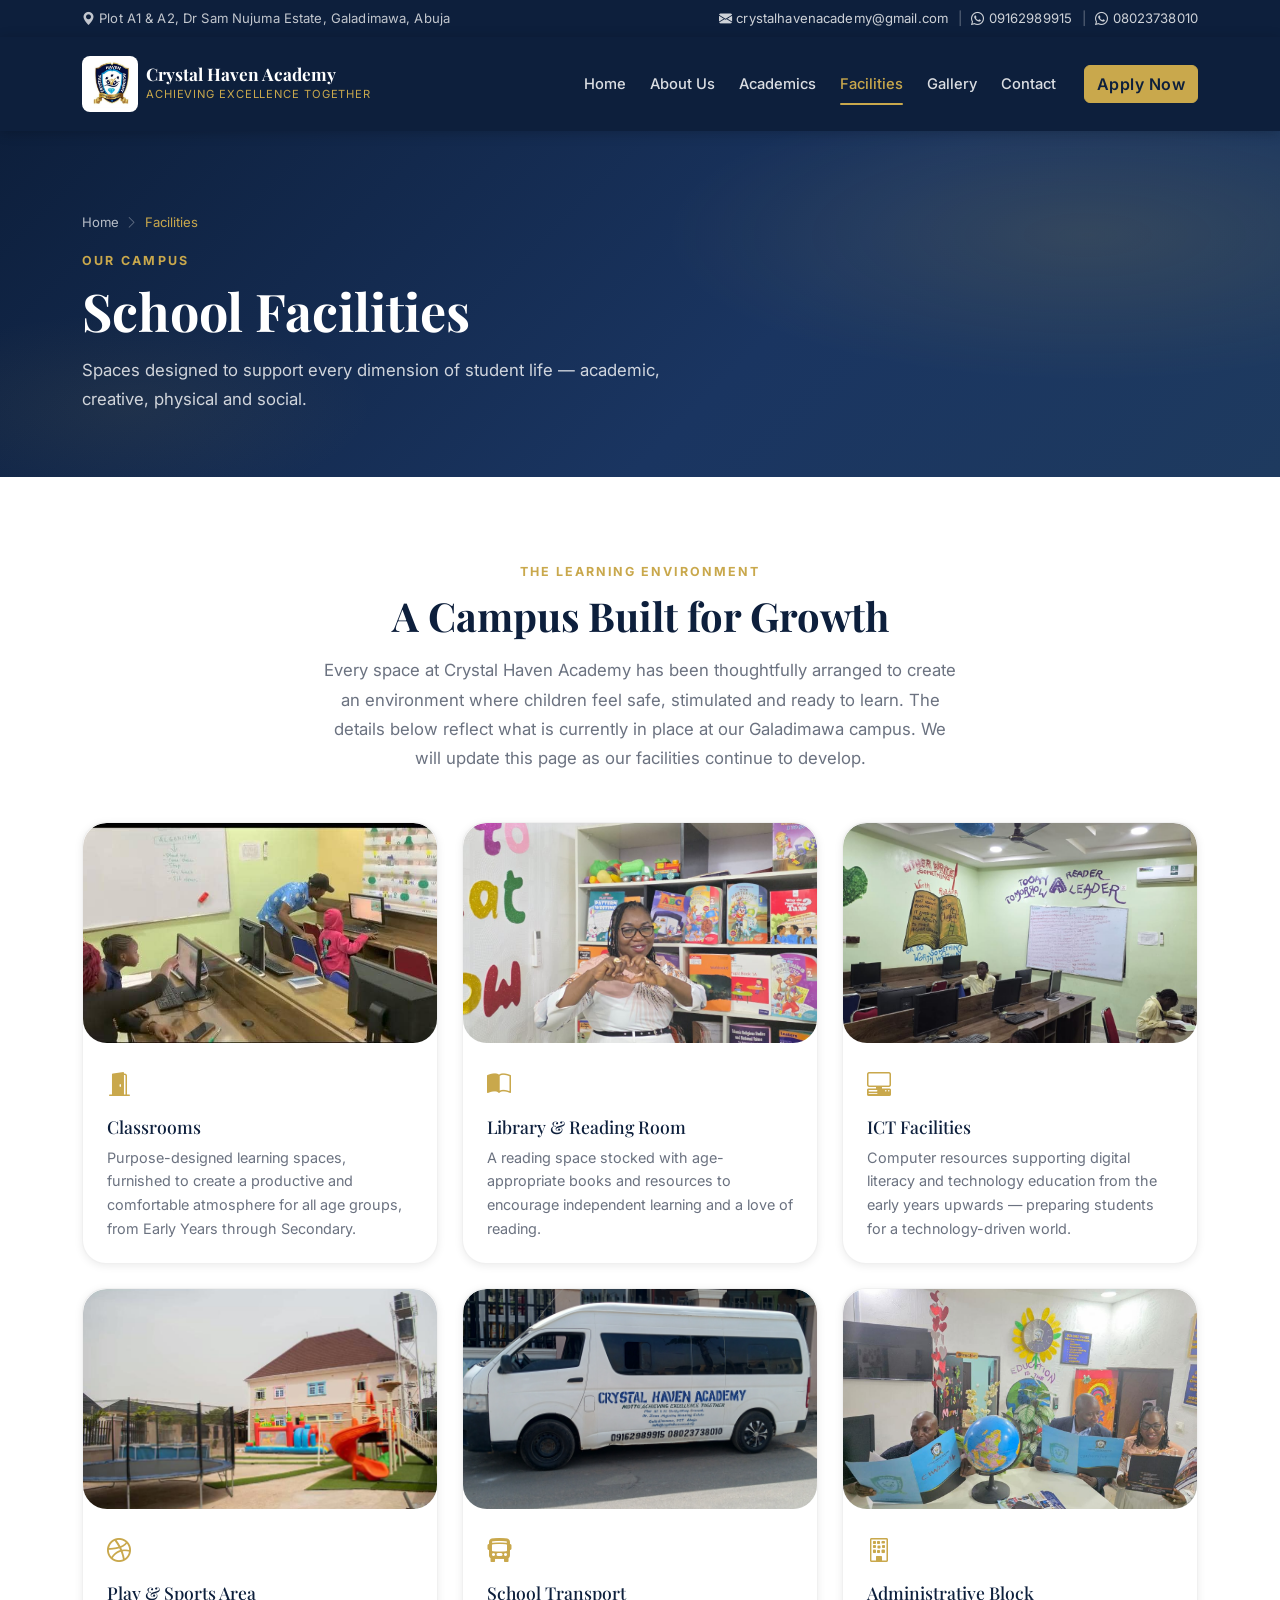
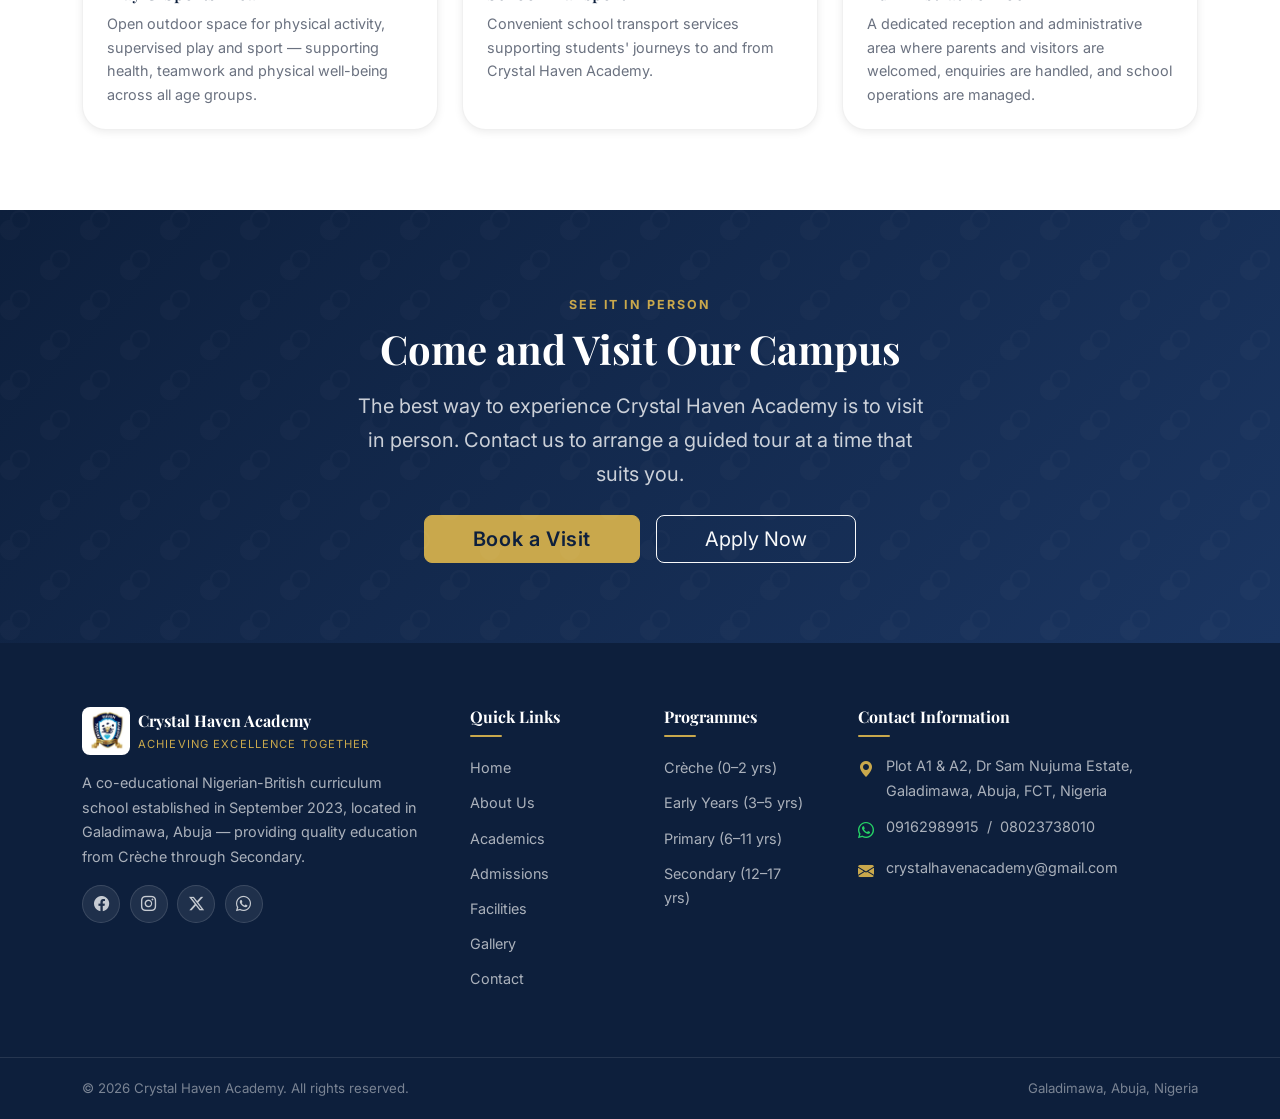
<file: facilities.html>
<!DOCTYPE html>
<html lang="en">
<head>
  <meta charset="UTF-8" />
  <meta name="viewport" content="width=device-width, initial-scale=1.0" />
  <meta name="description" content="Explore the school facilities at Crystal Haven Academy, Galadimawa, Abuja — purpose-designed spaces supporting academic, creative, physical and social development." />
  <meta name="author" content="Crystal Haven Academy" />
  <meta property="og:title" content="Facilities | Crystal Haven Academy" />
  <meta property="og:type" content="website" />
  <title>Facilities | Crystal Haven Academy</title>

  <link href="https://cdn.jsdelivr.net/npm/bootstrap@5.3.8/dist/css/bootstrap.min.css" rel="stylesheet" integrity="sha384-sRIl4kxILFvY47J16cr9ZwB07vP4J8+LH7qKQnuqkuIAvNWLzeN8tE5YBujZqJLB" crossorigin="anonymous" />
  <link href="https://cdn.jsdelivr.net/npm/bootstrap-icons@1.11.3/font/bootstrap-icons.min.css" rel="stylesheet" />
  <link rel="preconnect" href="https://fonts.googleapis.com" />
  <link rel="preconnect" href="https://fonts.gstatic.com" crossorigin />
  <link href="https://fonts.googleapis.com/css2?family=Playfair+Display:wght@600;700&family=Inter:wght@300;400;500;600&display=swap" rel="stylesheet" />
  <link rel="stylesheet" href="assets/css/style.css" />
  <!-- Google tag (gtag.js) -->
<script async src="https://www.googletagmanager.com/gtag/js?id=G-KRL5Y91R9W"></script>
<script>
  window.dataLayer = window.dataLayer || [];
  function gtag(){dataLayer.push(arguments);}
  gtag('js', new Date());
  gtag('config', 'G-KRL5Y91R9W');
</script>
</head>
<body>

<a class="skip-link visually-hidden-focusable" href="#main-content">Skip to main content</a>

<!-- TOP BAR -->
<div class="top-bar d-none d-md-block" aria-label="Contact information">
  <div class="container d-flex justify-content-between align-items-center">
    <span><i class="bi bi-geo-alt-fill me-1" aria-hidden="true"></i>Plot A1 &amp; A2, Dr Sam Nujuma Estate, Galadimawa, Abuja</span>
    <span class="d-flex align-items-center flex-wrap gap-2">
      <a href="mailto:crystalhavenacademy@gmail.com" class="top-bar-link"><i class="bi bi-envelope-fill me-1" aria-hidden="true"></i>crystalhavenacademy@gmail.com</a>
      <span class="top-bar-sep" aria-hidden="true">|</span>
      <a href="https://wa.me/2349162989915" class="top-bar-link top-bar-wa" target="_blank" rel="noopener noreferrer" aria-label="WhatsApp 09162989915"><i class="bi bi-whatsapp me-1" aria-hidden="true"></i>09162989915</a>
      <span class="top-bar-sep" aria-hidden="true">|</span>
      <a href="https://wa.me/2348023738010" class="top-bar-link top-bar-wa" target="_blank" rel="noopener noreferrer" aria-label="WhatsApp 08023738010"><i class="bi bi-whatsapp me-1" aria-hidden="true"></i>08023738010</a>
    </span>
  </div>
</div>

<!-- NAVBAR -->
<nav class="navbar navbar-expand-lg navbar-dark cha-navbar sticky-top" aria-label="Main navigation">
  <div class="container">
    <a class="navbar-brand d-flex align-items-center gap-2" href="index.html">
      <div class="brand-logo-wrap">
        <img src="assets/images/crystal-haven-logo.jpg" alt="Crystal Haven Academy official school logo" class="brand-logo-img" width="48" height="48" />
      </div>
      <div class="brand-text">
        <span class="brand-name">Crystal Haven Academy</span>
        <span class="brand-tagline d-none d-sm-block">Achieving Excellence Together</span>
      </div>
    </a>
    <button class="navbar-toggler" type="button" data-bs-toggle="collapse" data-bs-target="#mainNav" aria-controls="mainNav" aria-expanded="false" aria-label="Toggle navigation">
      <span class="navbar-toggler-icon"></span>
    </button>
    <div class="collapse navbar-collapse" id="mainNav">
      <ul class="navbar-nav ms-auto mb-2 mb-lg-0 align-items-lg-center">
        <li class="nav-item"><a class="nav-link" href="index.html">Home</a></li>
        <li class="nav-item"><a class="nav-link" href="about.html">About Us</a></li>
        <li class="nav-item"><a class="nav-link" href="academics.html">Academics</a></li>
        <li class="nav-item"><a class="nav-link active" aria-current="page" href="facilities.html">Facilities</a></li>
        <li class="nav-item"><a class="nav-link" href="gallery.html">Gallery</a></li>
        <li class="nav-item"><a class="nav-link" href="contact.html">Contact</a></li>
        <li class="nav-item ms-lg-3"><a class="btn btn-gold" href="admissions.html">Apply Now</a></li>
      </ul>
    </div>
  </div>
</nav>

<main id="main-content">

  <!-- PAGE BANNER -->
  <section class="page-banner" aria-label="Facilities">
    <div class="container page-banner-content">
      <nav class="page-breadcrumb" aria-label="Breadcrumb">
        <a href="index.html">Home</a>
        <span class="bc-sep" aria-hidden="true"><i class="bi bi-chevron-right"></i></span>
        <span class="bc-current">Facilities</span>
      </nav>
      <p class="page-banner-eyebrow">Our Campus</p>
      <h1 class="page-banner-title">School Facilities</h1>
      <p class="page-banner-sub">Spaces designed to support every dimension of student life — academic, creative, physical and social.</p>
    </div>
  </section>

  <!-- INTRO NOTE -->
  <section class="section-padding" aria-label="Facilities introduction">
    <div class="container">
      <div class="text-center mb-5">
        <div class="section-label">The Learning Environment</div>
        <h2 class="section-heading">A Campus Built for Growth</h2>
        <p class="section-intro">Every space at Crystal Haven Academy has been thoughtfully arranged to create an environment where children feel safe, stimulated and ready to learn. The details below reflect what is currently in place at our Galadimawa campus. We will update this page as our facilities continue to develop.</p>
        <!-- TODO: Confirm complete and final facilities list with school management before publishing -->
      </div>

      <div class="row g-4">

        <!-- Classrooms -->
        <div class="col-sm-6 col-lg-4">
          <div class="facility-card h-100">
           <div class="facility-img">
  <img
    src="assets/images/classroom-learning.jpg"
    alt="Teacher assisting a pupil during an ICT lesson"
    loading="lazy"
  >
</div>
            <div class="facility-body">
              <i class="bi bi-door-open-fill facility-icon" aria-hidden="true"></i>
              <h3>Classrooms</h3>
              <p>Purpose-designed learning spaces, furnished to create a productive and comfortable atmosphere for all age groups, from Early Years through Secondary.</p>
            </div>
          </div>
        </div>

        <!-- Library -->
        <!-- TODO: Confirm -->
        <div class="col-sm-6 col-lg-4">
          <div class="facility-card h-100">
          <div class="facility-img">
  <img
    src="assets/images/library.jpg"
    alt="School library and reading space"
    loading="lazy"
  >
</div>
            <div class="facility-body">
              <i class="bi bi-book-half facility-icon" aria-hidden="true"></i>
              <h3>Library &amp; Reading Room</h3>
              <p>A reading space stocked with age-appropriate books and resources to encourage independent learning and a love of reading.</p>
            </div>
          </div>
        </div>

        <!-- ICT -->
        <!-- TODO: Confirm -->
        <div class="col-sm-6 col-lg-4">
          <div class="facility-card h-100">
            <div class="facility-img">
  <img
    src="assets/images/ictroom1.jpg"
    alt="School library and reading space"
    loading="lazy"
  >
</div>
            <div class="facility-body">
              <i class="bi bi-pc-display-horizontal facility-icon" aria-hidden="true"></i>
              <h3>ICT Facilities</h3>
              <p>Computer resources supporting digital literacy and technology education from the early years upwards — preparing students for a technology-driven world.</p>
            </div>
          </div>
        </div>

        <!-- Play & Sports -->
        <!-- TODO: Confirm -->
        <div class="col-sm-6 col-lg-4">
          <div class="facility-card h-100">
           <div class="facility-img">
  <img
    src="assets/images/playground.jpg"
    alt="School library and reading space"
    loading="lazy"
  >
</div>
            <div class="facility-body">
              <i class="bi bi-dribbble facility-icon" aria-hidden="true"></i>
              <h3>Play &amp; Sports Area</h3>
              <p>Open outdoor space for physical activity, supervised play and sport — supporting health, teamwork and physical well-being across all age groups.</p>
            </div>
          </div>
        </div>

        <!-- School Transport -->
<div class="col-sm-6 col-lg-4">
  <div class="facility-card h-100">
    <div class="facility-img">
  <img
    src="assets/images/school-transport.jpg"
    alt="School library and reading space"
    loading="lazy"
  >
</div>
    <div class="facility-body">
      <i class="bi bi-bus-front-fill facility-icon" aria-hidden="true"></i>
      <h3>School Transport</h3>
      <p>Convenient school transport services supporting students' journeys to and from Crystal Haven Academy.</p>
    </div>
  </div>
</div>

        <!-- Admin -->
        <div class="col-sm-6 col-lg-4">
          <div class="facility-card h-100">
            <div class="facility-img">
  <img
    src="assets/images/admin-block2.jpg"
    alt="School library and reading space"
    loading="lazy"
  >
</div>
            <div class="facility-body">
              <i class="bi bi-building facility-icon" aria-hidden="true"></i>
              <h3>Administrative Block</h3>
              <p>A dedicated reception and administrative area where parents and visitors are welcomed, enquiries are handled, and school operations are managed.</p>
            </div>
          </div>
        </div>

      </div>
    </div>
  </section>

  <!-- VISIT CTA -->
  <section class="why-section section-padding" aria-label="Visit our campus">
    <div class="container text-center">
      <div class="section-label text-gold">See It in Person</div>
      <h2 class="section-heading text-white">Come and Visit Our Campus</h2>
      <p class="text-white-75 fs-5 mb-4 mx-auto" style="max-width:580px;">The best way to experience Crystal Haven Academy is to visit in person. Contact us to arrange a guided tour at a time that suits you.</p>
      <div class="d-flex flex-wrap justify-content-center gap-3">
        <a href="contact.html" class="btn btn-gold btn-lg px-5">Book a Visit</a>
        <a href="admissions.html" class="btn btn-outline-light btn-lg px-5">Apply Now</a>
      </div>
    </div>
  </section>

</main>

<!-- FOOTER -->
<footer class="site-footer" aria-label="Site footer">
  <div class="footer-top">
    <div class="container">
      <div class="row g-5">
        <div class="col-lg-4">
          <div class="d-flex align-items-center gap-2 mb-3">
            <div class="brand-logo-wrap brand-logo-wrap--sm">
              <img src="assets/images/crystal-haven-logo.jpg" alt="Crystal Haven Academy official school logo" class="brand-logo-img brand-logo-img--sm" width="40" height="40" />
            </div>
            <div>
              <span class="footer-brand-name">Crystal Haven Academy</span>
              <span class="footer-brand-tagline d-block">Achieving Excellence Together</span>
            </div>
          </div>
          <p class="footer-about">A co-educational Nigerian-British curriculum school established in September 2023, located in Galadimawa, Abuja — providing quality education from Crèche through Secondary.</p>
          <div class="footer-social mt-3" aria-label="Social media links">
             <a href="https://www.facebook.com/share/18tNjk5TtG/"
             class="social-link"
   target="_blank"
   rel="noopener noreferrer" aria-label="Facebook">
  <i class="bi bi-facebook" aria-hidden="true"></i>
</a>
             <a href="https://www.instagram.com/crystalhavenacademy_/"
             class="social-link"
     target="_blank"
   rel="noopener noreferrer" aria-label="Instagram">
  <i class="bi bi-instagram" aria-hidden="true"></i>
</a>
            <a href="#" class="social-link" aria-label="Twitter / X"><i class="bi bi-twitter-x" aria-hidden="true"></i></a>
            <a href="https://wa.me/2349162989915" class="social-link" target="_blank" rel="noopener noreferrer" aria-label="WhatsApp"><i class="bi bi-whatsapp" aria-hidden="true"></i></a>
          </div>
        </div>
        <div class="col-sm-6 col-lg-2">
          <h4 class="footer-heading">Quick Links</h4>
          <ul class="footer-links list-unstyled">
            <li><a href="index.html">Home</a></li><li><a href="about.html">About Us</a></li>
            <li><a href="academics.html">Academics</a></li><li><a href="admissions.html">Admissions</a></li>
            <li><a href="facilities.html">Facilities</a></li><li><a href="gallery.html">Gallery</a></li>
            <li><a href="contact.html">Contact</a></li>
          </ul>
        </div>
        <div class="col-sm-6 col-lg-2">
          <h4 class="footer-heading">Programmes</h4>
          <ul class="footer-links list-unstyled">
            <li><a href="academics.html#creche">Crèche (0–2 yrs)</a></li>
            <li><a href="academics.html#early-years">Early Years (3–5 yrs)</a></li>
            <li><a href="academics.html#primary">Primary (6–11 yrs)</a></li>
            <li><a href="academics.html#secondary">Secondary (12–17 yrs)</a></li>
          </ul>
        </div>
        <div class="col-lg-4">
          <h4 class="footer-heading">Contact Information</h4>
          <ul class="footer-contact-list list-unstyled">
            <li><i class="bi bi-geo-alt-fill" aria-hidden="true"></i><span>Plot A1 &amp; A2, Dr Sam Nujuma Estate, Galadimawa, Abuja, FCT, Nigeria</span></li>
            <li><i class="bi bi-whatsapp" aria-hidden="true" style="color:#25d366;"></i><span><a href="https://wa.me/2349162989915" target="_blank" rel="noopener noreferrer" aria-label="WhatsApp 09162989915">09162989915</a> &nbsp;/&nbsp; <a href="https://wa.me/2348023738010" target="_blank" rel="noopener noreferrer" aria-label="WhatsApp 08023738010">08023738010</a></span></li>
            <li><i class="bi bi-envelope-fill" aria-hidden="true"></i><a href="mailto:crystalhavenacademy@gmail.com">crystalhavenacademy@gmail.com</a></li>
          </ul>
        </div>
      </div>
    </div>
  </div>
  <div class="footer-bottom">
    <div class="container d-flex flex-column flex-md-row justify-content-between align-items-center gap-2">
      <p class="mb-0">&copy; <span id="currentYear"></span> Crystal Haven Academy. All rights reserved.</p>
      <p class="mb-0">Galadimawa, Abuja, Nigeria</p>
    </div>
  </div>
</footer>

<button class="back-to-top" id="backToTop" aria-label="Back to top"><i class="bi bi-chevron-up" aria-hidden="true"></i></button>
<script src="https://cdn.jsdelivr.net/npm/bootstrap@5.3.8/dist/js/bootstrap.bundle.min.js" integrity="sha384-FKyoEForCGlyvwx9Hj09JcYn3nv7wiPVlz7YYwJrWVcXK/BmnVDxM+D2scQbITxI" crossorigin="anonymous"></script>
<script src="assets/js/script.js"></script>
</body>
</html>
</file>
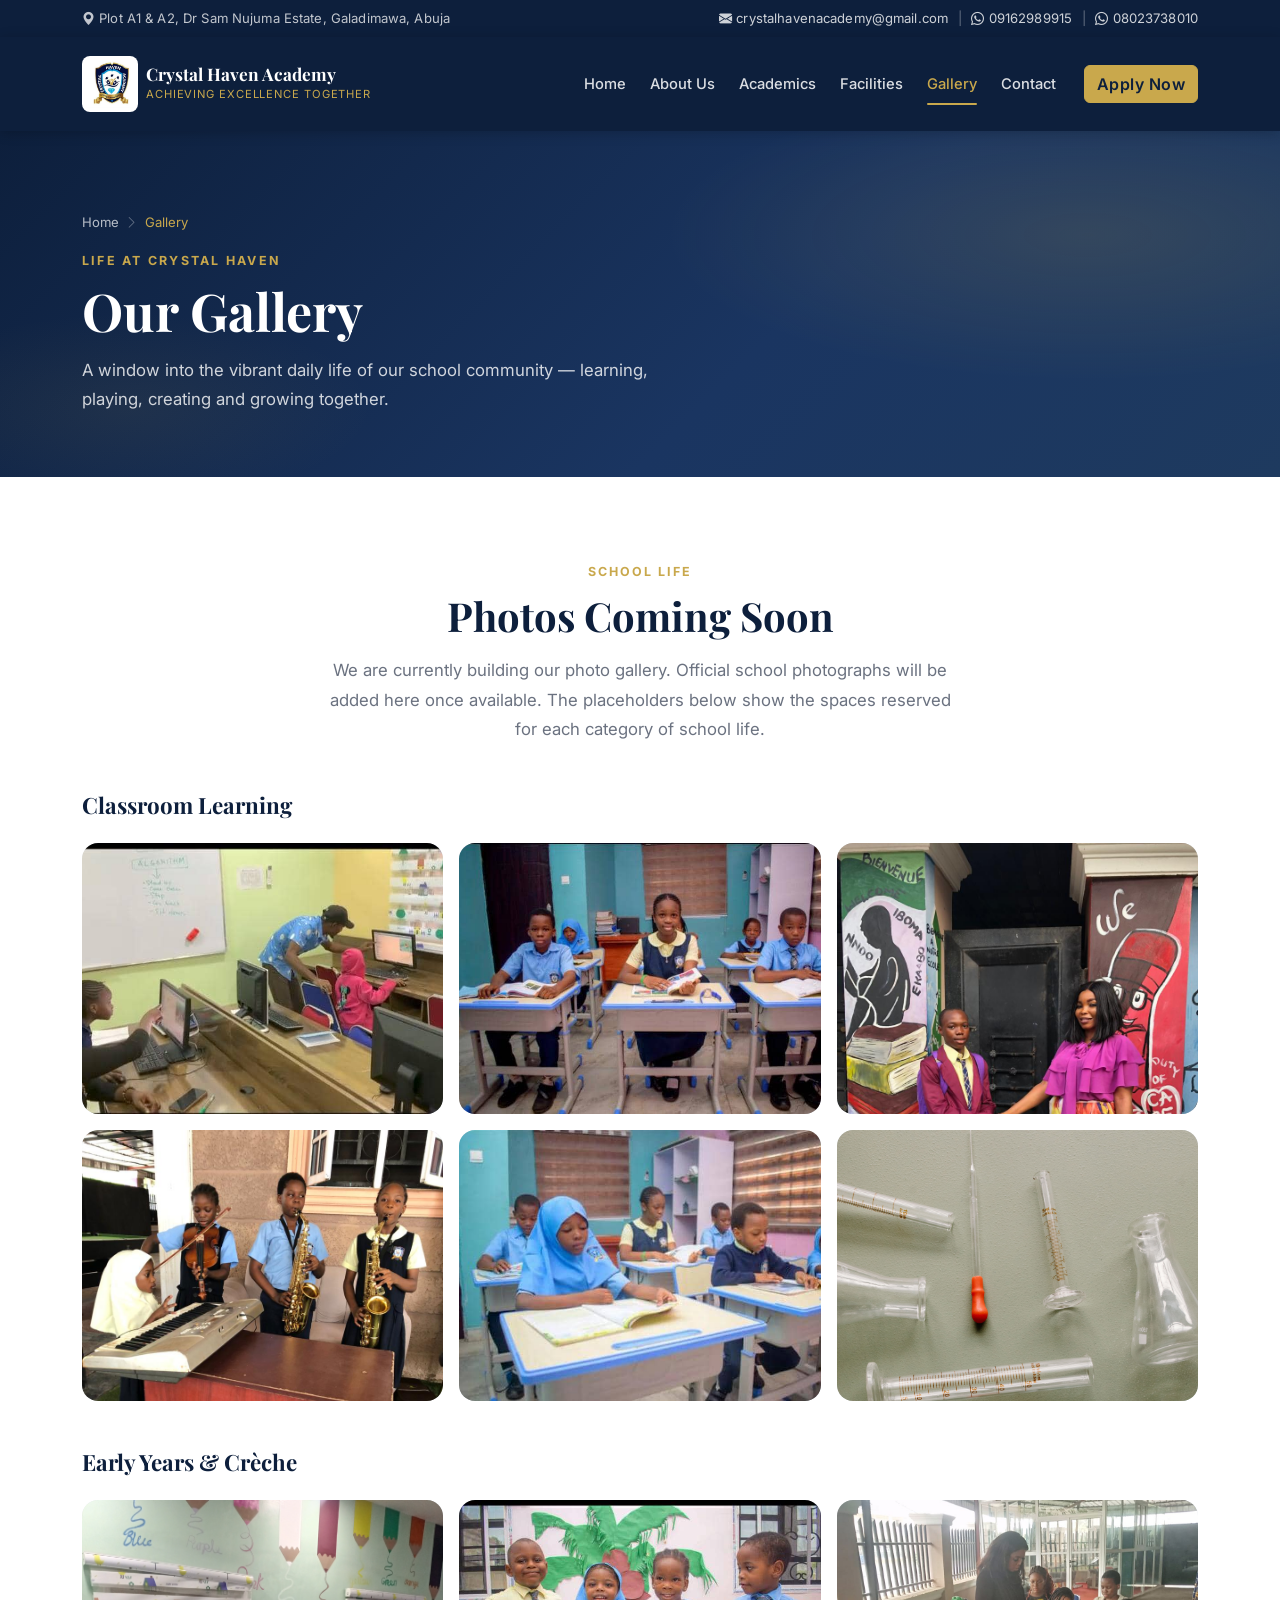
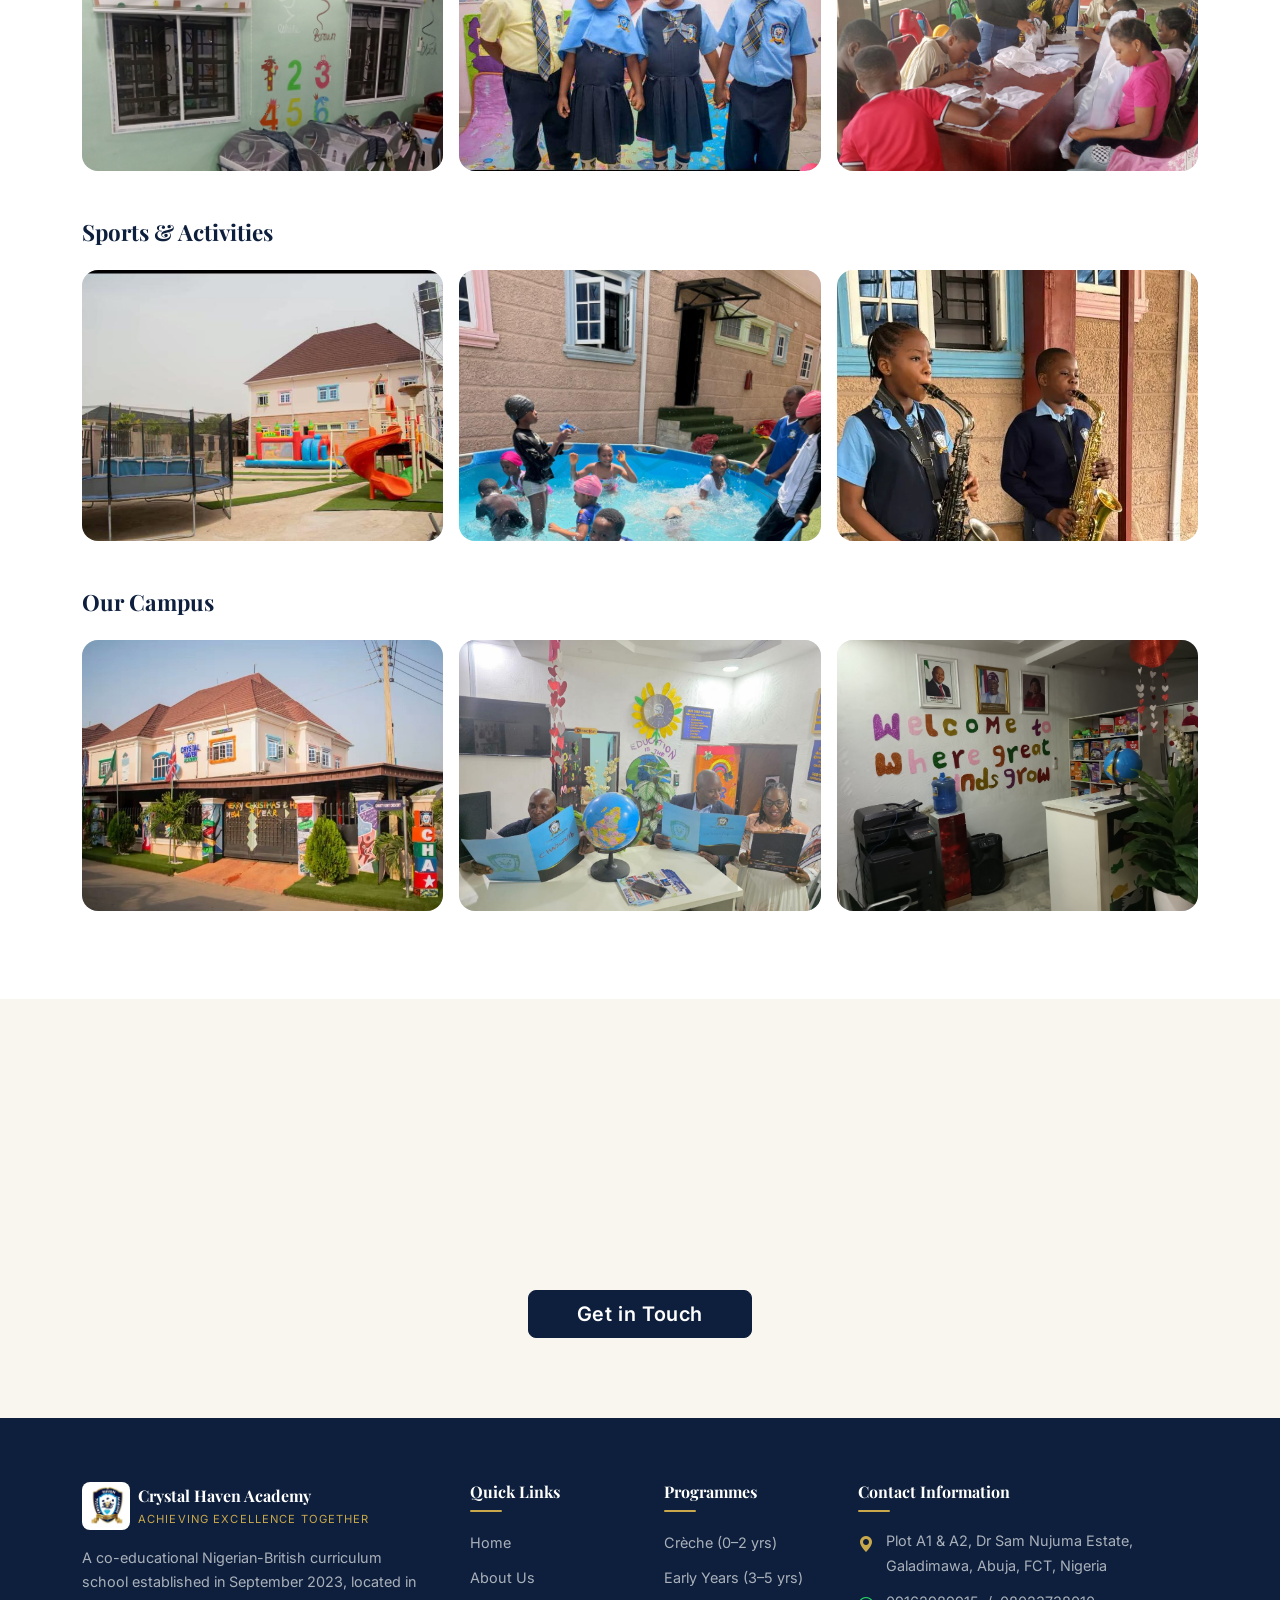
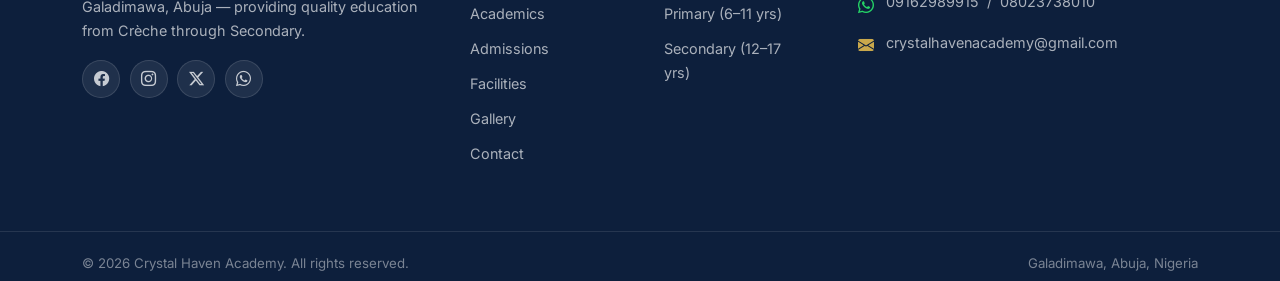
<file: gallery.html>
<!DOCTYPE html>
<html lang="en">

<head>
  <meta charset="UTF-8" />
  <meta name="viewport" content="width=device-width, initial-scale=1.0" />
  <meta name="description"
    content="Browse the Crystal Haven Academy gallery — a glimpse into school life, learning and community at our Galadimawa, Abuja campus." />
  <meta name="author" content="Crystal Haven Academy" />
  <meta property="og:title" content="Gallery | Crystal Haven Academy" />
  <meta property="og:type" content="website" />
  <title>Gallery | Crystal Haven Academy</title>

  <link href="https://cdn.jsdelivr.net/npm/bootstrap@5.3.8/dist/css/bootstrap.min.css" rel="stylesheet"
    integrity="sha384-sRIl4kxILFvY47J16cr9ZwB07vP4J8+LH7qKQnuqkuIAvNWLzeN8tE5YBujZqJLB" crossorigin="anonymous" />
  <link href="https://cdn.jsdelivr.net/npm/bootstrap-icons@1.11.3/font/bootstrap-icons.min.css" rel="stylesheet" />
  <link rel="preconnect" href="https://fonts.googleapis.com" />
  <link rel="preconnect" href="https://fonts.gstatic.com" crossorigin />
  <link
    href="https://fonts.googleapis.com/css2?family=Playfair+Display:wght@600;700&family=Inter:wght@300;400;500;600&display=swap"
    rel="stylesheet" />
  <link rel="stylesheet" href="assets/css/style.css" />
  <!-- Google tag (gtag.js) -->
  <script async src="https://www.googletagmanager.com/gtag/js?id=G-KRL5Y91R9W"></script>
  <script>
    window.dataLayer = window.dataLayer || [];
    function gtag() { dataLayer.push(arguments); }
    gtag('js', new Date());
    gtag('config', 'G-KRL5Y91R9W');
  </script>
</head>

<body>

  <a class="skip-link visually-hidden-focusable" href="#main-content">Skip to main content</a>

  <!-- TOP BAR -->
  <div class="top-bar d-none d-md-block" aria-label="Contact information">
    <div class="container d-flex justify-content-between align-items-center">
      <span><i class="bi bi-geo-alt-fill me-1" aria-hidden="true"></i>Plot A1 &amp; A2, Dr Sam Nujuma Estate,
        Galadimawa, Abuja</span>
      <span class="d-flex align-items-center flex-wrap gap-2">
        <a href="mailto:crystalhavenacademy@gmail.com" class="top-bar-link"><i class="bi bi-envelope-fill me-1"
            aria-hidden="true"></i>crystalhavenacademy@gmail.com</a>
        <span class="top-bar-sep" aria-hidden="true">|</span>
        <a href="https://wa.me/2349162989915" class="top-bar-link top-bar-wa" target="_blank" rel="noopener noreferrer"
          aria-label="WhatsApp 09162989915"><i class="bi bi-whatsapp me-1" aria-hidden="true"></i>09162989915</a>
        <span class="top-bar-sep" aria-hidden="true">|</span>
        <a href="https://wa.me/2348023738010" class="top-bar-link top-bar-wa" target="_blank" rel="noopener noreferrer"
          aria-label="WhatsApp 08023738010"><i class="bi bi-whatsapp me-1" aria-hidden="true"></i>08023738010</a>
      </span>
    </div>
  </div>

  <!-- NAVBAR -->
  <nav class="navbar navbar-expand-lg navbar-dark cha-navbar sticky-top" aria-label="Main navigation">
    <div class="container">
      <a class="navbar-brand d-flex align-items-center gap-2" href="index.html">
        <div class="brand-logo-wrap">
          <img src="assets/images/crystal-haven-logo.jpg" alt="Crystal Haven Academy official school logo"
            class="brand-logo-img" width="48" height="48" />
        </div>
        <div class="brand-text">
          <span class="brand-name">Crystal Haven Academy</span>
          <span class="brand-tagline d-none d-sm-block">Achieving Excellence Together</span>
        </div>
      </a>
      <button class="navbar-toggler" type="button" data-bs-toggle="collapse" data-bs-target="#mainNav"
        aria-controls="mainNav" aria-expanded="false" aria-label="Toggle navigation">
        <span class="navbar-toggler-icon"></span>
      </button>
      <div class="collapse navbar-collapse" id="mainNav">
        <ul class="navbar-nav ms-auto mb-2 mb-lg-0 align-items-lg-center">
          <li class="nav-item"><a class="nav-link" href="index.html">Home</a></li>
          <li class="nav-item"><a class="nav-link" href="about.html">About Us</a></li>
          <li class="nav-item"><a class="nav-link" href="academics.html">Academics</a></li>
          <li class="nav-item"><a class="nav-link" href="facilities.html">Facilities</a></li>
          <li class="nav-item"><a class="nav-link active" aria-current="page" href="gallery.html">Gallery</a></li>
          <li class="nav-item"><a class="nav-link" href="contact.html">Contact</a></li>
          <li class="nav-item ms-lg-3"><a class="btn btn-gold" href="admissions.html">Apply Now</a></li>
        </ul>
      </div>
    </div>
  </nav>

  <main id="main-content">

    <!-- PAGE BANNER -->
    <section class="page-banner" aria-label="Gallery">
      <div class="container page-banner-content">
        <nav class="page-breadcrumb" aria-label="Breadcrumb">
          <a href="index.html">Home</a>
          <span class="bc-sep" aria-hidden="true"><i class="bi bi-chevron-right"></i></span>
          <span class="bc-current">Gallery</span>
        </nav>
        <p class="page-banner-eyebrow">Life at Crystal Haven</p>
        <h1 class="page-banner-title">Our Gallery</h1>
        <p class="page-banner-sub">A window into the vibrant daily life of our school community — learning, playing,
          creating and growing together.</p>
      </div>
    </section>

    <!-- GALLERY NOTE -->
    <section class="section-padding" aria-labelledby="gallery-main-heading">
      <div class="container">
        <div class="text-center mb-5">
          <div class="section-label">School Life</div>
          <h2 class="section-heading" id="gallery-main-heading">Photos Coming Soon</h2>
          <p class="section-intro">We are currently building our photo gallery. Official school photographs will be
            added here once available. The placeholders below show the spaces reserved for each category of school life.
          </p>
        </div>

        <!-- Category: Classroom Learning -->
        <h3 class="section-heading mb-4" style="font-size:1.4rem;">Classroom Learning</h3>
        <div class="gallery-page-grid mb-5">
          <div class="gallery-page-item">
            <img src="assets/images/classroom-learning.jpg" alt="Teacher assisting a pupil during an ICT lesson"
              loading="lazy">
            <div class="gallery-overlay">
              <i class="bi bi-zoom-in" aria-hidden="true"></i>
            </div>
          </div>
          <div class="gallery-page-item">
            <img src="assets/images/classroom-learning2.jpg" alt="Teacher assisting a pupil during an ICT lesson"
              loading="lazy">
            <div class="gallery-overlay">
              <i class="bi bi-zoom-in" aria-hidden="true"></i>
            </div>
          </div>
          <div class="gallery-page-item">
            <img src="assets/images/students-teacher.jpg" alt="Teacher assisting a pupil during an ICT lesson"
              loading="lazy">
            <div class="gallery-overlay">
              <i class="bi bi-zoom-in" aria-hidden="true"></i>
            </div>
          </div>
          <div class="gallery-page-item">
            <img src="assets/images/music-activities4.jpg" alt="Teacher assisting a pupil during an ICT lesson"
              loading="lazy">
            <div class="gallery-overlay">
              <i class="bi bi-zoom-in" aria-hidden="true"></i>
            </div>
          </div>
          <div class="gallery-page-item">
            <img src="assets/images/classroom-learning3.jpg" alt="Teacher assisting a pupil during an ICT lesson"
              loading="lazy">
            <div class="gallery-overlay">
              <i class="bi bi-zoom-in" aria-hidden="true"></i>
            </div>
          </div>
          <div class="gallery-page-item">
            <img src="assets/images/science.jpg" alt="Teacher assisting a pupil during an ICT lesson" loading="lazy">
            <div class="gallery-overlay">
              <i class="bi bi-zoom-in" aria-hidden="true"></i>
            </div>
          </div>
        </div>

        <!-- Category: Early Years & Crèche -->
        <h3 class="section-heading mb-4" style="font-size:1.4rem;">Early Years &amp; Crèche</h3>

        <div class="gallery-page-grid mb-5">

          <div class="gallery-page-item">
            <img src="assets/images/creche.jpg" alt="Crèche activities at Crystal Haven Academy" loading="lazy">
            <div class="gallery-overlay">
              <i class="bi bi-zoom-in" aria-hidden="true"></i>
            </div>
          </div>

          <div class="gallery-page-item">
            <img src="assets/images/students.jpg" alt="Young pupils at Crystal Haven Academy" loading="lazy">
            <div class="gallery-overlay">
              <i class="bi bi-zoom-in" aria-hidden="true"></i>
            </div>
          </div>

          <div class="gallery-page-item">
            <img src="assets/images/activities.jpg" alt="Early Years activities at Crystal Haven Academy"
              loading="lazy">
            <div class="gallery-overlay">
              <i class="bi bi-zoom-in" aria-hidden="true"></i>
            </div>
          </div>

        </div>

      <!-- Category: Sports & Activities -->
<h3 class="section-heading mb-4" style="font-size:1.4rem;">Sports &amp; Activities</h3>

<div class="gallery-page-grid mb-5">

  <div class="gallery-page-item">
    <img src="assets/images/playground.jpg" alt="Playground at Crystal Haven Academy" loading="lazy">
    <div class="gallery-overlay">
      <i class="bi bi-zoom-in" aria-hidden="true"></i>
    </div>
  </div>

  <div class="gallery-page-item">
    <img src="assets/images/swim.jpg" alt="Swimming activities at Crystal Haven Academy" loading="lazy">
    <div class="gallery-overlay">
      <i class="bi bi-zoom-in" aria-hidden="true"></i>
    </div>
  </div>

  <div class="gallery-page-item">
    <img src="assets/images/music-activities3.jpg" alt="Play equipment at Crystal Haven Academy" loading="lazy">
    <div class="gallery-overlay">
      <i class="bi bi-zoom-in" aria-hidden="true"></i>
    </div>
  </div>

</div>


<!-- Category: School Campus -->
<h3 class="section-heading mb-4" style="font-size:1.4rem;">Our Campus</h3>

<div class="gallery-page-grid mb-2">

  <div class="gallery-page-item">
    <img src="assets/images/school-building1.jpg" alt="Exterior of Crystal Haven Academy" loading="lazy">
    <div class="gallery-overlay">
      <i class="bi bi-zoom-in" aria-hidden="true"></i>
    </div>
  </div>

  <div class="gallery-page-item">
    <img src="assets/images/admin-block2.jpg" alt="Administrative block of Crystal Haven Academy" loading="lazy">
    <div class="gallery-overlay">
      <i class="bi bi-zoom-in" aria-hidden="true"></i>
    </div>
  </div>

  <div class="gallery-page-item">
    <img src="assets/images/admin-block.jpg" alt="School campus at Crystal Haven Academy" loading="lazy">
    <div class="gallery-overlay">
      <i class="bi bi-zoom-in" aria-hidden="true"></i>
    </div>
  </div>

</div>
    </section>

    <!-- CTA -->
    <section class="section-padding bg-light-cream text-center" aria-label="Share photos">
      <div class="container">
        <div class="section-label">Stay Connected</div>
        <h2 class="section-heading">Follow Our School Life</h2>
        <p class="section-intro mb-4">We share updates, events and moments from school life on our social media
          channels. Follow us to stay connected with the Crystal Haven Academy community.</p>
        <a href="contact.html" class="btn btn-navy btn-lg px-5">Get in Touch</a>
      </div>
    </section>

  </main>

  <!-- FOOTER -->
  <footer class="site-footer" aria-label="Site footer">
    <div class="footer-top">
      <div class="container">
        <div class="row g-5">
          <div class="col-lg-4">
            <div class="d-flex align-items-center gap-2 mb-3">
              <div class="brand-logo-wrap brand-logo-wrap--sm">
                <img src="assets/images/crystal-haven-logo.jpg" alt="Crystal Haven Academy official school logo"
                  class="brand-logo-img brand-logo-img--sm" width="40" height="40" />
              </div>
              <div>
                <span class="footer-brand-name">Crystal Haven Academy</span>
                <span class="footer-brand-tagline d-block">Achieving Excellence Together</span>
              </div>
            </div>
            <p class="footer-about">A co-educational Nigerian-British curriculum school established in September 2023,
              located in Galadimawa, Abuja — providing quality education from Crèche through Secondary.</p>
            <div class="footer-social mt-3" aria-label="Social media links">
              <a href="https://www.facebook.com/share/18tNjk5TtG/" class="social-link" target="_blank"
                rel="noopener noreferrer" aria-label="Facebook">
                <i class="bi bi-facebook" aria-hidden="true"></i>
              </a>
              <a href="https://www.instagram.com/crystalhavenacademy_/" class="social-link" target="_blank"
                rel="noopener noreferrer" aria-label="Instagram">
                <i class="bi bi-instagram" aria-hidden="true"></i>
              </a>
              <a href="#" class="social-link" aria-label="Twitter / X"><i class="bi bi-twitter-x"
                  aria-hidden="true"></i></a>
              <a href="https://wa.me/2349162989915" class="social-link" target="_blank" rel="noopener noreferrer"
                aria-label="WhatsApp"><i class="bi bi-whatsapp" aria-hidden="true"></i></a>
            </div>
          </div>
          <div class="col-sm-6 col-lg-2">
            <h4 class="footer-heading">Quick Links</h4>
            <ul class="footer-links list-unstyled">
              <li><a href="index.html">Home</a></li>
              <li><a href="about.html">About Us</a></li>
              <li><a href="academics.html">Academics</a></li>
              <li><a href="admissions.html">Admissions</a></li>
              <li><a href="facilities.html">Facilities</a></li>
              <li><a href="gallery.html">Gallery</a></li>
              <li><a href="contact.html">Contact</a></li>
            </ul>
          </div>
          <div class="col-sm-6 col-lg-2">
            <h4 class="footer-heading">Programmes</h4>
            <ul class="footer-links list-unstyled">
              <li><a href="academics.html#creche">Crèche (0–2 yrs)</a></li>
              <li><a href="academics.html#early-years">Early Years (3–5 yrs)</a></li>
              <li><a href="academics.html#primary">Primary (6–11 yrs)</a></li>
              <li><a href="academics.html#secondary">Secondary (12–17 yrs)</a></li>
            </ul>
          </div>
          <div class="col-lg-4">
            <h4 class="footer-heading">Contact Information</h4>
            <ul class="footer-contact-list list-unstyled">
              <li><i class="bi bi-geo-alt-fill" aria-hidden="true"></i><span>Plot A1 &amp; A2, Dr Sam Nujuma Estate,
                  Galadimawa, Abuja, FCT, Nigeria</span></li>
              <li><i class="bi bi-whatsapp" aria-hidden="true" style="color:#25d366;"></i><span><a
                    href="https://wa.me/2349162989915" target="_blank" rel="noopener noreferrer"
                    aria-label="WhatsApp 09162989915">09162989915</a> &nbsp;/&nbsp; <a
                    href="https://wa.me/2348023738010" target="_blank" rel="noopener noreferrer"
                    aria-label="WhatsApp 08023738010">08023738010</a></span></li>
              <li><i class="bi bi-envelope-fill" aria-hidden="true"></i><a
                  href="mailto:crystalhavenacademy@gmail.com">crystalhavenacademy@gmail.com</a></li>
            </ul>
          </div>
        </div>
      </div>
    </div>
    <div class="footer-bottom">
      <div class="container d-flex flex-column flex-md-row justify-content-between align-items-center gap-2">
        <p class="mb-0">&copy; <span id="currentYear"></span> Crystal Haven Academy. All rights reserved.</p>
        <p class="mb-0">Galadimawa, Abuja, Nigeria</p>
      </div>
    </div>
  </footer>

  <button class="back-to-top" id="backToTop" aria-label="Back to top"><i class="bi bi-chevron-up"
      aria-hidden="true"></i></button>
  <script src="https://cdn.jsdelivr.net/npm/bootstrap@5.3.8/dist/js/bootstrap.bundle.min.js"
    integrity="sha384-FKyoEForCGlyvwx9Hj09JcYn3nv7wiPVlz7YYwJrWVcXK/BmnVDxM+D2scQbITxI"
    crossorigin="anonymous"></script>
  <script src="assets/js/script.js"></script>
</body>

</html>
</file>
<file: assets/css/style.css>
/* =============================================================
   Crystal Haven Academy – Main Stylesheet
   Stack: Bootstrap 5.3.8 + Custom CSS
   Author: Crystal Haven Academy Web Team
   Sections:
     00. CSS Custom Properties (Design Tokens)
     01. Base & Typography
     02. Utility Classes
     03. Skip Link
     04. Top Bar
     05. Navbar
     06. Hero Section
     07. Stats Strip
     08. Section Shared Styles
     09. About Section
     10. Programme Cards
     11. Why Choose Us
     12. Facility Cards
     13. Gallery Grid
     14. Admissions Section
     15. Contact Section
     16. Footer
     17. Back-to-Top Button
     18. Image Placeholders
     19. Animations & Transitions
     20. Responsive Overrides
   ============================================================= */

/* ---------------------------------------------------------------
   00. CSS Custom Properties (Design Tokens)
--------------------------------------------------------------- */
:root {
  /* Brand colours */
  --cha-navy:        #0d1f3c;
  --cha-navy-light:  #1a3561;
  --cha-gold:        #c9a84c;
  --cha-gold-light:  #e0c46a;
  --cha-gold-dark:   #a07c2e;
  --cha-white:       #ffffff;
  --cha-cream:       #f9f6f0;
  --cha-grey-light:  #f4f5f7;
  --cha-grey:        #6b7280;
  --cha-text:        #1f2937;

  /* Typography */
  --font-serif:  'Playfair Display', Georgia, serif;
  --font-sans:   'Inter', system-ui, -apple-system, sans-serif;

  /* Spacing */
  --section-py: 5rem;

  /* Radius */
  --radius-sm:  0.5rem;
  --radius-md:  1rem;
  --radius-lg:  1.5rem;

  /* Shadows */
  --shadow-sm:  0 2px 8px rgba(0,0,0,.08);
  --shadow-md:  0 6px 24px rgba(0,0,0,.12);
  --shadow-lg:  0 16px 48px rgba(0,0,0,.16);

  /* Transitions */
  --transition: 0.28s ease;
}

/* ---------------------------------------------------------------
   01. Base & Typography
--------------------------------------------------------------- */
*,
*::before,
*::after {
  box-sizing: border-box;
}

html {
  scroll-behavior: smooth;
  font-size: 16px;
}

body {
  font-family: var(--font-sans);
  color: var(--cha-text);
  background-color: var(--cha-white);
  line-height: 1.7;
  -webkit-font-smoothing: antialiased;
}

h1, h2, h3, h4, h5, h6 {
  font-family: var(--font-serif);
  color: var(--cha-navy);
  line-height: 1.25;
}

a {
  color: var(--cha-navy);
  text-decoration: none;
  transition: color var(--transition);
}

a:hover {
  color: var(--cha-gold);
}

img {
  max-width: 100%;
  height: auto;
  display: block;
}

/* ---------------------------------------------------------------
   02. Utility Classes
--------------------------------------------------------------- */
.text-gold       { color: var(--cha-gold) !important; }
.text-navy       { color: var(--cha-navy) !important; }
.text-white-75   { color: rgba(255,255,255,.78); }
.bg-light-cream  { background-color: var(--cha-cream) !important; }

.btn-gold {
  background-color: var(--cha-gold);
  border-color: var(--cha-gold);
  color: var(--cha-navy);
  font-weight: 600;
  letter-spacing: 0.03em;
  transition: background-color var(--transition), border-color var(--transition), box-shadow var(--transition);
}
.btn-gold:hover,
.btn-gold:focus-visible {
  background-color: var(--cha-gold-dark);
  border-color: var(--cha-gold-dark);
  color: var(--cha-white);
  box-shadow: 0 4px 16px rgba(201,168,76,.4);
}

.btn-navy {
  background-color: var(--cha-navy);
  border-color: var(--cha-navy);
  color: var(--cha-white);
  font-weight: 600;
  letter-spacing: 0.03em;
  transition: background-color var(--transition), box-shadow var(--transition);
}
.btn-navy:hover,
.btn-navy:focus-visible {
  background-color: var(--cha-navy-light);
  border-color: var(--cha-navy-light);
  color: var(--cha-white);
  box-shadow: 0 4px 16px rgba(13,31,60,.35);
}

/* ---------------------------------------------------------------
   03. Skip Link
--------------------------------------------------------------- */
.skip-link:focus {
  position: fixed;
  top: 1rem;
  left: 1rem;
  z-index: 9999;
  padding: 0.5rem 1rem;
  background: var(--cha-gold);
  color: var(--cha-navy);
  font-weight: 600;
  border-radius: var(--radius-sm);
}

/* ---------------------------------------------------------------
   04. Top Bar
--------------------------------------------------------------- */
.top-bar {
  background-color: var(--cha-navy);
  color: rgba(255,255,255,.75);
  font-size: 0.82rem;
  padding: 0.45rem 0;
  letter-spacing: 0.01em;
}

.top-bar-link {
  color: rgba(255,255,255,.8);
  text-decoration: none;
  transition: color var(--transition);
}
.top-bar-link:hover {
  color: var(--cha-gold);
}

/* ---------------------------------------------------------------
   05. Navbar
--------------------------------------------------------------- */
.cha-navbar {
  background-color: var(--cha-navy);
  padding: 0.9rem 0;
  box-shadow: 0 2px 12px rgba(0,0,0,.2);
  transition: padding var(--transition), box-shadow var(--transition);
}

.cha-navbar.scrolled {
  padding: 0.5rem 0;
  box-shadow: 0 4px 20px rgba(0,0,0,.28);
}

/* Brand logo placeholder */
.brand-logo-placeholder {
  width: 48px;
  height: 48px;
  min-width: 48px;
  background: linear-gradient(135deg, var(--cha-gold) 0%, var(--cha-gold-dark) 100%);
  border-radius: 50%;
  display: flex;
  align-items: center;
  justify-content: center;
  font-family: var(--font-serif);
  font-weight: 700;
  font-size: 0.85rem;
  color: var(--cha-navy);
  letter-spacing: 0.02em;
  flex-shrink: 0;
}

.brand-logo-placeholder--sm {
  width: 40px;
  height: 40px;
  min-width: 40px;
  font-size: 0.75rem;
}

.brand-name {
  display: block;
  font-family: var(--font-serif);
  font-weight: 700;
  font-size: 1.08rem;
  color: var(--cha-white);
  line-height: 1.2;
}

.brand-tagline {
  font-size: 0.7rem;
  color: var(--cha-gold);
  letter-spacing: 0.08em;
  text-transform: uppercase;
}

.cha-navbar .nav-link {
  color: rgba(255,255,255,.85) !important;
  font-weight: 500;
  font-size: 0.92rem;
  padding: 0.4rem 0.75rem !important;
  position: relative;
  transition: color var(--transition);
}

.cha-navbar .nav-link::after {
  content: '';
  position: absolute;
  bottom: -2px;
  left: 0.75rem;
  right: 0.75rem;
  height: 2px;
  background: var(--cha-gold);
  transform: scaleX(0);
  transform-origin: left;
  transition: transform var(--transition);
  border-radius: 2px;
}

.cha-navbar .nav-link:hover,
.cha-navbar .nav-link.active {
  color: var(--cha-gold) !important;
}

.cha-navbar .nav-link:hover::after,
.cha-navbar .nav-link.active::after {
  transform: scaleX(1);
}

/* Mobile nav */
@media (max-width: 991.98px) {
  .cha-navbar .navbar-collapse {
    background-color: var(--cha-navy-light);
    padding: 1rem;
    border-radius: var(--radius-md);
    margin-top: 0.75rem;
  }
  .cha-navbar .nav-link::after { display: none; }
  .cha-navbar .nav-link {
    padding: 0.6rem 0.5rem !important;
    border-bottom: 1px solid rgba(255,255,255,.08);
  }
  .cha-navbar .nav-item:last-child .nav-link { border-bottom: none; }
  .cha-navbar .btn-gold { width: 100%; text-align: center; margin-top: 0.5rem; }
}

/* ---------------------------------------------------------------
   06. Hero Section
--------------------------------------------------------------- */

.hero-section {
  position: relative;
  min-height: 100svh;
  min-height: 100vh;
  display: flex;
  align-items: center;
  justify-content: center;
  background:
    linear-gradient(
      rgba(13, 31, 60, 0.72),
      rgba(13, 31, 60, 0.78)
    ),
    url("../images/school-building.jpg") center center / cover no-repeat;
  overflow: hidden;
}


/* Decorative geometric background shapes */
.hero-section::before {
  content: '';
  position: absolute;
  inset: 0;
  background:
    radial-gradient(ellipse 60% 60% at 80% 20%, rgba(201,168,76,.15) 0%, transparent 60%),
    radial-gradient(ellipse 40% 40% at 10% 80%, rgba(201,168,76,.08) 0%, transparent 50%);
  pointer-events: none;
}

/* Pattern overlay */
.hero-section::after {
  content: '';
  position: absolute;
  inset: 0;
  background-image: url("data:image/svg+xml,%3Csvg width='60' height='60' viewBox='0 0 60 60' xmlns='http://www.w3.org/2000/svg'%3E%3Cg fill='none' fill-rule='evenodd'%3E%3Cg fill='%23ffffff' fill-opacity='0.025'%3E%3Cpath d='M36 34v-4h-2v4h-4v2h4v4h2v-4h4v-2h-4zm0-30V0h-2v4h-4v2h4v4h2V6h4V4h-4zM6 34v-4H4v4H0v2h4v4h2v-4h4v-2H6zM6 4V0H4v4H0v2h4v4h2V6h4V4H6z'/%3E%3C/g%3E%3C/g%3E%3C/svg%3E");
  pointer-events: none;
}

.hero-overlay {
  display: none; /* Used when a real background image is set */
}

.hero-content {
  position: relative;
  z-index: 2;
  max-width: 820px;
  padding: 2rem 1rem;
}

.hero-eyebrow {
  font-size: 0.85rem;
  letter-spacing: 0.18em;
  text-transform: uppercase;
  color: var(--cha-gold);
  font-weight: 600;
  margin-bottom: 1.25rem;
}

.hero-heading {
  font-family: var(--font-serif);
  font-size: clamp(2.4rem, 6vw, 4rem);
  font-weight: 700;
  color: var(--cha-white);
  line-height: 1.15;
  margin-bottom: 1.25rem;
  text-shadow: 0 2px 20px rgba(0,0,0,.3);
}

.hero-subtext {
  font-size: clamp(1rem, 2vw, 1.2rem);
  color: rgba(255,255,255,.85);
  max-width: 640px;
  margin: 0 auto;
  line-height: 1.7;
}

.hero-cta .btn {
  border-radius: 50px;
  font-weight: 600;
  letter-spacing: 0.03em;
}

.hero-scroll-indicator {
  position: absolute;
  bottom: 2rem;
  left: 50%;
  transform: translateX(-50%);
  color: rgba(255,255,255,.6);
  font-size: 1.5rem;
  animation: bounce 2s infinite;
  z-index: 2;
  transition: color var(--transition);
}
.hero-scroll-indicator:hover { color: var(--cha-gold); }

@keyframes bounce {
  0%, 100% { transform: translateX(-50%) translateY(0); }
  50%       { transform: translateX(-50%) translateY(8px); }
}

/* When a real hero image is available:
   .hero-section {
     background-image: url('../images/hero-bg.jpg');
     background-size: cover;
     background-position: center;
   }
   .hero-overlay {
     display: block;
     position: absolute;
     inset: 0;
     background: rgba(13,31,60,.65);
   }
*/

/* ---------------------------------------------------------------
   07. Stats Strip
--------------------------------------------------------------- */
.stats-strip {
  background: linear-gradient(90deg, var(--cha-gold-dark) 0%, var(--cha-gold) 50%, var(--cha-gold-dark) 100%);
  padding: 1.5rem 0;
}

.stat-item {
  padding: 1rem;
  display: flex;
  flex-direction: column;
  align-items: center;
  gap: 0.3rem;
  border-right: 1px solid rgba(13,31,60,.15);
}
.stat-item:last-child { border-right: none; }

.stat-number {
  font-family: var(--font-serif);
  font-size: 2rem;
  font-weight: 700;
  color: var(--cha-navy);
  line-height: 1;
}

.stat-label {
  font-size: 0.8rem;
  font-weight: 600;
  color: var(--cha-navy);
  letter-spacing: 0.04em;
  text-transform: uppercase;
}

/* ---------------------------------------------------------------
   08. Section Shared Styles
--------------------------------------------------------------- */
.section-padding {
  padding: var(--section-py) 0;
}

.section-label {
  display: inline-block;
  font-size: 0.78rem;
  font-weight: 700;
  letter-spacing: 0.16em;
  text-transform: uppercase;
  color: var(--cha-gold);
  margin-bottom: 0.6rem;
}

.section-heading {
  font-family: var(--font-serif);
  font-size: clamp(1.75rem, 3.5vw, 2.5rem);
  font-weight: 700;
  color: var(--cha-navy);
  margin-bottom: 1rem;
  line-height: 1.2;
}

.section-intro {
  font-size: 1.05rem;
  color: var(--cha-grey);
  max-width: 640px;
  margin: 0 auto;
  line-height: 1.75;
}

/* ---------------------------------------------------------------
   09. About Section
--------------------------------------------------------------- */

.about-image-stack {
  position: relative;
  display: flex;
  flex-direction: column;
  gap: 1.25rem;
  padding: 0;
}


.about-img-main {
  border-radius: var(--radius-lg);
  overflow: hidden;
  box-shadow: var(--shadow-lg);
  aspect-ratio: 4/3;
}



.about-img-accent {
  position: relative;
  bottom: auto;
  right: auto;
  width: 100%;
  aspect-ratio: 4/3;
  margin-left: auto;
  border-radius: var(--radius-lg);
  border: none;
  box-shadow: var(--shadow-lg);
  overflow: hidden;
}

.about-img-main,
.about-img-accent {
  position: relative;
}

.about-img-main img,
.about-img-accent img {
  position: absolute;
  inset: 0;
  width: 100%;
  height: 100%;
  object-fit: cover;
  display: block;
}


.about-badge {
  position: absolute;
  top: 1.5rem;
  right: -0.5rem;
  background: linear-gradient(135deg, var(--cha-gold) 0%, var(--cha-gold-dark) 100%);
  color: var(--cha-navy);
  border-radius: var(--radius-md);
  padding: 0.9rem 1.1rem;
  display: flex;
  flex-direction: column;
  align-items: center;
  gap: 0.3rem;
  font-weight: 700;
  font-size: 0.8rem;
  text-align: center;
  box-shadow: var(--shadow-md);
  line-height: 1.3;
  z-index: 2;
}
.about-badge i {
  font-size: 1.6rem;
}

.section-body {
  color: var(--cha-grey);
  font-size: 1.02rem;
  line-height: 1.8;
  margin-bottom: 1rem;
}

.about-pillars {
  display: flex;
  flex-direction: column;
  gap: 1rem;
}

.about-pillars li {
  display: flex;
  align-items: flex-start;
  gap: 1rem;
}

.pillar-icon {
  min-width: 44px;
  height: 44px;
  background: linear-gradient(135deg, var(--cha-navy) 0%, var(--cha-navy-light) 100%);
  color: var(--cha-gold);
  border-radius: var(--radius-sm);
  display: flex;
  align-items: center;
  justify-content: center;
  font-size: 1.1rem;
  flex-shrink: 0;
}

.about-pillars li strong {
  display: block;
  color: var(--cha-navy);
  margin-bottom: 0.15rem;
  font-size: 0.98rem;
}

.about-pillars li p {
  font-size: 0.9rem;
  color: var(--cha-grey);
  margin: 0;
}

/* ---------------------------------------------------------------
   10. Programme Cards
--------------------------------------------------------------- */
.programme-card {
  background: var(--cha-white);
  border-radius: var(--radius-lg);
  padding: 2rem 1.6rem;
  box-shadow: var(--shadow-sm);
  border: 1px solid rgba(0,0,0,.06);
  transition: transform var(--transition), box-shadow var(--transition);
  display: flex;
  flex-direction: column;
}

.programme-card:hover {
  transform: translateY(-6px);
  box-shadow: var(--shadow-md);
}

.programme-icon-wrap {
  width: 60px;
  height: 60px;
  background-color: var(--prog-color, #f0f0f0);
  border-radius: var(--radius-md);
  display: flex;
  align-items: center;
  justify-content: center;
  font-size: 1.75rem;
  margin-bottom: 1rem;
}

.programme-badge {
  display: inline-block;
  font-size: 0.72rem;
  font-weight: 700;
  letter-spacing: 0.1em;
  text-transform: uppercase;
  color: var(--cha-gold-dark);
  background-color: rgba(201,168,76,.12);
  padding: 0.2rem 0.65rem;
  border-radius: 50px;
  margin-bottom: 0.6rem;
}

.programme-title {
  font-size: 1.25rem;
  color: var(--cha-navy);
  margin-bottom: 0.6rem;
}

.programme-desc {
  font-size: 0.93rem;
  color: var(--cha-grey);
  line-height: 1.7;
  flex-grow: 1;
  margin-bottom: 1.25rem;
}

.programme-link {
  font-weight: 600;
  font-size: 0.9rem;
  color: var(--cha-navy);
  display: inline-flex;
  align-items: center;
  gap: 0.3rem;
  transition: gap var(--transition), color var(--transition);
  margin-top: auto;
}

.programme-link:hover {
  color: var(--cha-gold);
  gap: 0.6rem;
}

/* ---------------------------------------------------------------
   11. Why Choose Us
--------------------------------------------------------------- */
.why-section {
  background: linear-gradient(
    135deg,
    var(--cha-navy) 0%,
    var(--cha-navy-light) 100%
  );
  position: relative;
  overflow: hidden;
}

.why-section::before {
  content: '';
  position: absolute;
  inset: 0;
  background-image: url("data:image/svg+xml,%3Csvg width='80' height='80' viewBox='0 0 80 80' xmlns='http://www.w3.org/2000/svg'%3E%3Cg fill='none' fill-rule='evenodd'%3E%3Cg fill='%23ffffff' fill-opacity='0.02'%3E%3Cpath d='M50 50c0-5.523 4.477-10 10-10s10 4.477 10 10-4.477 10-10 10c0 5.523-4.477 10-10 10s-10-4.477-10-10 4.477-10 10-10zM10 10c0-5.523 4.477-10 10-10s10 4.477 10 10-4.477 10-10 10c0 5.523-4.477 10-10 10S0 25.523 0 20s4.477-10 10-10zm10 8c4.418 0 8-3.582 8-8s-3.582-8-8-8-8 3.582-8 8 3.582 8 8 8zm40 40c4.418 0 8-3.582 8-8s-3.582-8-8-8-8 3.582-8 8 3.582 8 8 8z' /%3E%3C/g%3E%3C/g%3E%3C/svg%3E");
  pointer-events: none;
}

.why-card {
  background: rgba(255,255,255,.07);
  border: 1px solid rgba(255,255,255,.1);
  border-radius: var(--radius-lg);
  padding: 2rem 1.75rem;
  color: var(--cha-white);
  transition: background var(--transition), transform var(--transition);
  height: 100%;
}

.why-card:hover {
  background: rgba(255,255,255,.12);
  transform: translateY(-4px);
}

.why-icon {
  width: 56px;
  height: 56px;
  background: linear-gradient(135deg, var(--cha-gold) 0%, var(--cha-gold-dark) 100%);
  border-radius: var(--radius-md);
  display: flex;
  align-items: center;
  justify-content: center;
  font-size: 1.4rem;
  color: var(--cha-navy);
  margin-bottom: 1.1rem;
}

.why-card h3 {
  font-size: 1.1rem;
  color: var(--cha-white);
  margin-bottom: 0.5rem;
}

.why-card p {
  font-size: 0.93rem;
  color: rgba(255,255,255,.75);
  line-height: 1.7;
  margin: 0;
}

/* ---------------------------------------------------------------
   12. Facility Cards
--------------------------------------------------------------- */
.facility-card {
  background: var(--cha-white);
  border-radius: var(--radius-lg);
  overflow: hidden;
  box-shadow: var(--shadow-sm);
  border: 1px solid rgba(0,0,0,.06);
  transition: transform var(--transition), box-shadow var(--transition);
  height: 100%;
  display: flex;
  flex-direction: column;
}

.facility-card:hover {
  transform: translateY(-6px);
  box-shadow: var(--shadow-md);
}

.facility-img {
  aspect-ratio: 16/9;
  flex-shrink: 0;
}

.facility-body {
  padding: 1.4rem 1.5rem;
  flex-grow: 1;
}

.facility-icon {
  font-size: 1.5rem;
  color: var(--cha-gold);
  display: block;
  margin-bottom: 0.6rem;
}

.facility-body h3 {
  font-size: 1.1rem;
  color: var(--cha-navy);
  margin-bottom: 0.5rem;
}

.facility-body p {
  font-size: 0.9rem;
  color: var(--cha-grey);
  margin: 0;
  line-height: 1.65;
}

.facility-img {
  position: relative;
  width: 100%;
  aspect-ratio: 16 / 9;
  height: auto;
  flex: 0 0 auto;
  overflow: hidden;
}

.facility-img img {
  position: absolute;
  inset: 0;
  width: 100%;
  height: 100%;
  object-fit: cover;
  display: block;
}
.facility-img.img-placeholder {
  min-height: 0;
  height: auto;
}

/* ---------------------------------------------------------------
   13. Gallery Grid
--------------------------------------------------------------- */
.gallery-grid {
  display: grid;
  grid-template-columns: repeat(3, 1fr);
  grid-template-rows: auto auto;
  gap: 0.75rem;
}

.gallery-item {
  position: relative;
  border-radius: var(--radius-md);
  overflow: hidden;
  cursor: pointer;
}

.gallery-item .img-placeholder {
  aspect-ratio: 4/3;
  transition: transform 0.4s ease;
}

.gallery-item--large {
  grid-column: span 1;
  grid-row: span 2;
}

.gallery-item--large .img-placeholder {
  aspect-ratio: unset;
  height: 100%;
}

.gallery-overlay {
  position: absolute;
  inset: 0;
  background: rgba(13,31,60,.55);
  display: flex;
  align-items: center;
  justify-content: center;
  font-size: 2rem;
  color: var(--cha-white);
  opacity: 0;
  transition: opacity var(--transition);
}

.gallery-item:hover .gallery-overlay { opacity: 1; }
.gallery-item:hover .img-placeholder { transform: scale(1.04); }

@media (max-width: 767.98px) {
  .gallery-grid {
    grid-template-columns: repeat(2, 1fr);
  }
  .gallery-item--large {
    grid-column: span 2;
    grid-row: span 1;
  }
  .gallery-item--large .img-placeholder {
    aspect-ratio: 16/7;
    height: auto;
  }
}

.gallery-item .img-placeholder {
  position: relative;
}
.gallery-item .img-placeholder img {
  position: absolute;
  inset: 0;
  width: 100%;
  height: 100%;
  object-fit: cover;
  display: block;
}
@media (max-width: 479.98px) {
  .gallery-grid {
    grid-template-columns: 1fr;
  }
  .gallery-item--large {
    grid-column: span 1;
  }
}

/* ---------------------------------------------------------------
   14. Admissions Section
--------------------------------------------------------------- */
.admissions-section {
  background: linear-gradient(
    135deg,
    var(--cha-navy-light) 0%,
    var(--cha-navy) 100%
  );
  padding: var(--section-py) 0;
  position: relative;
  overflow: hidden;
}

.admissions-section::before {
  content: '';
  position: absolute;
  top: -40%;
  right: -20%;
  width: 600px;
  height: 600px;
  border-radius: 50%;
  background: radial-gradient(circle, rgba(201,168,76,.12) 0%, transparent 70%);
  pointer-events: none;
}

.admissions-steps {
  display: flex;
  flex-direction: column;
  gap: 1.1rem;
  margin-top: 1.5rem;
}

.adm-step {
  display: flex;
  align-items: flex-start;
  gap: 1.1rem;
}

.adm-step-num {
  min-width: 44px;
  height: 44px;
  background: linear-gradient(135deg, var(--cha-gold) 0%, var(--cha-gold-dark) 100%);
  color: var(--cha-navy);
  border-radius: 50%;
  display: flex;
  align-items: center;
  justify-content: center;
  font-weight: 700;
  font-size: 0.85rem;
  font-family: var(--font-serif);
  flex-shrink: 0;
}

.adm-step strong {
  display: block;
  color: var(--cha-white);
  font-size: 1rem;
  margin-bottom: 0.2rem;
}

.adm-step p {
  font-size: 0.9rem;
  color: rgba(255,255,255,.72);
  margin: 0;
  line-height: 1.6;
}

.admissions-visual {
  border-radius: var(--radius-lg);
  overflow: hidden;
  aspect-ratio: 4/3;
  box-shadow: var(--shadow-lg);
  border: 3px solid rgba(201,168,76,.4);
}

/* ---------------------------------------------------------------
   15. Contact Section
--------------------------------------------------------------- */
.contact-card {
  background: var(--cha-white);
  border-radius: var(--radius-lg);
  padding: 2rem 1.5rem;
  box-shadow: var(--shadow-sm);
  border: 1px solid rgba(0,0,0,.07);
  transition: transform var(--transition), box-shadow var(--transition);
  height: 100%;
}

.contact-card:hover {
  transform: translateY(-4px);
  box-shadow: var(--shadow-md);
}

.contact-icon {
  width: 60px;
  height: 60px;
  background: linear-gradient(135deg, var(--cha-navy) 0%, var(--cha-navy-light) 100%);
  color: var(--cha-gold);
  border-radius: 50%;
  display: flex;
  align-items: center;
  justify-content: center;
  font-size: 1.4rem;
  margin: 0 auto 1rem;
}

.contact-card h3 {
  font-size: 1.05rem;
  color: var(--cha-navy);
  margin-bottom: 0.5rem;
}

.contact-card p {
  font-size: 0.9rem;
  color: var(--cha-grey);
  line-height: 1.65;
  margin: 0;
}

.contact-card a {
  color: var(--cha-grey);
}
.contact-card a:hover { color: var(--cha-navy); }

.contact-form-wrap {
  background: var(--cha-white);
  border-radius: var(--radius-lg);
  padding: 2.5rem;
  box-shadow: var(--shadow-md);
  border: 1px solid rgba(0,0,0,.07);
}

.contact-form-wrap h3 {
  font-size: 1.5rem;
  color: var(--cha-navy);
}

.form-control,
.form-select {
  border: 1.5px solid #e0e4ea;
  border-radius: var(--radius-sm);
  padding: 0.65rem 1rem;
  font-size: 0.95rem;
  color: var(--cha-text);
  transition: border-color var(--transition), box-shadow var(--transition);
}

.form-control:focus,
.form-select:focus {
  border-color: var(--cha-navy);
  box-shadow: 0 0 0 3px rgba(13,31,60,.12);
  outline: none;
}

.form-label {
  font-weight: 500;
  font-size: 0.9rem;
  color: var(--cha-text);
  margin-bottom: 0.4rem;
}

.map-placeholder {
  border-radius: var(--radius-lg);
  overflow: hidden;
  height: 380px;
  box-shadow: var(--shadow-sm);
  border: 1px solid rgba(0,0,0,.07);
}

/* Map embed — replaces the placeholder once a real embed is in place */
.map-section {
  border-radius: var(--radius-lg);
  overflow: hidden;
  box-shadow: var(--shadow-md);
  border: 1px solid rgba(0,0,0,.08);
}

.map-embed-wrap {
  position: relative;
  width: 100%;
  /* 16:5 aspect ratio on desktop — tall enough to be useful */
  padding-bottom: 38%;
  height: 0;
  overflow: hidden;
}

.map-embed-wrap iframe.map-embed {
  position: absolute;
  top: 0;
  left: 0;
  width: 100%;
  height: 100%;
  border: 0;
  display: block;
}

.map-directions-bar {
  background-color: var(--cha-navy);
  padding: 1rem 1.5rem;
}

.map-address-line {
  font-size: 0.9rem;
  color: rgba(255,255,255,.8);
  display: flex;
  align-items: flex-start;
  gap: 0.25rem;
}

.map-address-line i {
  color: var(--cha-gold);
  margin-top: 0.1rem;
  flex-shrink: 0;
}

.btn-directions {
  white-space: nowrap;
  font-size: 0.9rem;
  padding: 0.5rem 1.25rem;
  border-radius: 50px;
}

/* Responsive — taller map on smaller screens where the aspect ratio
   would otherwise produce a very short, unusable map */
@media (max-width: 991.98px) {
  .map-embed-wrap {
    padding-bottom: 56%;   /* closer to 16:9 on tablet */
  }
}

@media (max-width: 575.98px) {
  .map-embed-wrap {
    padding-bottom: 75%;   /* portrait-friendly height on mobile */
  }
  .map-directions-bar {
    padding: 0.9rem 1rem;
  }
}

/* ---------------------------------------------------------------
   16. Footer
--------------------------------------------------------------- */
.site-footer {
  background-color: var(--cha-navy);
  color: rgba(255,255,255,.75);
}

.footer-top {
  padding: 4rem 0 3rem;
  border-bottom: 1px solid rgba(255,255,255,.1);
}

.footer-brand-name {
  font-family: var(--font-serif);
  font-weight: 700;
  font-size: 1rem;
  color: var(--cha-white);
  line-height: 1.2;
}

.footer-brand-tagline {
  font-size: 0.7rem;
  letter-spacing: 0.1em;
  text-transform: uppercase;
  color: var(--cha-gold);
}

.footer-about {
  font-size: 0.9rem;
  line-height: 1.7;
  color: rgba(255,255,255,.65);
  margin: 0;
}

.footer-social {
  display: flex;
  gap: 0.6rem;
  flex-wrap: wrap;
}

.social-link {
  width: 38px;
  height: 38px;
  background: rgba(255,255,255,.08);
  border: 1px solid rgba(255,255,255,.12);
  border-radius: 50%;
  display: flex;
  align-items: center;
  justify-content: center;
  color: rgba(255,255,255,.75);
  font-size: 0.95rem;
  transition: background var(--transition), color var(--transition);
}

.social-link:hover {
  background: var(--cha-gold);
  color: var(--cha-navy);
  border-color: var(--cha-gold);
}

.footer-heading {
  font-family: var(--font-serif);
  font-size: 1rem;
  font-weight: 700;
  color: var(--cha-white);
  margin-bottom: 1.1rem;
  position: relative;
  padding-bottom: 0.6rem;
}

.footer-heading::after {
  content: '';
  position: absolute;
  bottom: 0;
  left: 0;
  width: 32px;
  height: 2px;
  background: var(--cha-gold);
  border-radius: 2px;
}

.footer-links li {
  margin-bottom: 0.5rem;
}

.footer-links a {
  font-size: 0.9rem;
  color: rgba(255,255,255,.65);
  transition: color var(--transition), padding-left var(--transition);
  display: inline-flex;
  align-items: center;
  gap: 0.3rem;
}

.footer-links a:hover {
  color: var(--cha-gold);
  padding-left: 4px;
}

.footer-contact-list li {
  display: flex;
  align-items: flex-start;
  gap: 0.75rem;
  margin-bottom: 0.75rem;
  font-size: 0.9rem;
  color: rgba(255,255,255,.65);
}

.footer-contact-list i {
  color: var(--cha-gold);
  font-size: 1rem;
  margin-top: 0.1rem;
  flex-shrink: 0;
}

.footer-contact-list a {
  color: rgba(255,255,255,.65);
}
.footer-contact-list a:hover { color: var(--cha-gold); }

.footer-bottom {
  padding: 1.2rem 0;
  font-size: 0.83rem;
  color: rgba(255,255,255,.45);
}

/* ---------------------------------------------------------------
   17. Back-to-Top Button
--------------------------------------------------------------- */
.back-to-top {
  position: fixed;
  bottom: 2rem;
  right: 2rem;
  width: 46px;
  height: 46px;
  background: var(--cha-gold);
  border: none;
  border-radius: 50%;
  color: var(--cha-navy);
  font-size: 1.1rem;
  display: flex;
  align-items: center;
  justify-content: center;
  cursor: pointer;
  opacity: 0;
  visibility: hidden;
  transform: translateY(12px);
  transition: opacity var(--transition), visibility var(--transition), transform var(--transition), background var(--transition);
  z-index: 1000;
  box-shadow: 0 4px 16px rgba(201,168,76,.4);
}

.back-to-top.visible {
  opacity: 1;
  visibility: visible;
  transform: translateY(0);
}

.back-to-top:hover {
  background: var(--cha-gold-dark);
  color: var(--cha-white);
}

/* ---------------------------------------------------------------
   18. Image Placeholders
--------------------------------------------------------------- */
.img-placeholder {
  background: linear-gradient(135deg, #e8ecf0 0%, #d1d8e0 100%);
  display: flex;
  align-items: center;
  justify-content: center;
  width: 100%;
  height: 100%;
  min-height: 200px;
  position: relative;
}

.img-placeholder .placeholder-inner {
  display: flex;
  flex-direction: column;
  align-items: center;
  gap: 0.5rem;
  color: #8fa0b4;
  user-select: none;
}

.img-placeholder .placeholder-inner i {
  font-size: 2.5rem;
  opacity: 0.5;
}

.img-placeholder .placeholder-inner span {
  font-size: 0.8rem;
  font-weight: 500;
  letter-spacing: 0.04em;
  text-transform: uppercase;
  opacity: 0.6;
}

/* ---------------------------------------------------------------
   19. Animations & Transitions
--------------------------------------------------------------- */
/* Fade-in-up on scroll */
.fade-in-up {
  opacity: 0;
  transform: translateY(30px);
  transition: opacity 0.6s ease, transform 0.6s ease;
}

.fade-in-up.visible {
  opacity: 1;
  transform: translateY(0);
}

/* Staggered children */
.stagger-children > * {
  opacity: 0;
  transform: translateY(20px);
  transition: opacity 0.5s ease, transform 0.5s ease;
}

.stagger-children.visible > *:nth-child(1) { transition-delay: 0.05s; opacity: 1; transform: none; }
.stagger-children.visible > *:nth-child(2) { transition-delay: 0.15s; opacity: 1; transform: none; }
.stagger-children.visible > *:nth-child(3) { transition-delay: 0.25s; opacity: 1; transform: none; }
.stagger-children.visible > *:nth-child(4) { transition-delay: 0.35s; opacity: 1; transform: none; }
.stagger-children.visible > *:nth-child(5) { transition-delay: 0.45s; opacity: 1; transform: none; }
.stagger-children.visible > *:nth-child(6) { transition-delay: 0.55s; opacity: 1; transform: none; }

/* Respect reduced-motion preference */
@media (prefers-reduced-motion: reduce) {
  *,
  *::before,
  *::after {
    animation-duration: 0.01ms !important;
    transition-duration: 0.01ms !important;
  }
  .fade-in-up,
  .stagger-children > * {
    opacity: 1;
    transform: none;
  }
}

/* ---------------------------------------------------------------
   20. Responsive Overrides
--------------------------------------------------------------- */

/* Tablet */
@media (max-width: 991.98px) {
  :root { --section-py: 4rem; }

  .about-image-stack {
    padding-bottom: 2.5rem;
    padding-right: 2.5rem;
  }

  .about-img-accent {
    width: 50%;
  }
}

/* Mobile */
@media (max-width: 767.98px) {
  :root { --section-py: 3rem; }

  .about-image-stack {
    padding-bottom: 3rem;
    padding-right: 2rem;
  }

  .about-img-accent {
    width: 48%;
  }

  .contact-form-wrap {
    padding: 1.5rem;
  }

  .back-to-top {
    bottom: 1.25rem;
    right: 1.25rem;
  }

  .stat-item {
    border-right: none;
    border-bottom: 1px solid rgba(13,31,60,.15);
    padding: 0.75rem;
  }
  .stat-item:nth-child(2n) { border-right: none; }
  .stat-item:nth-child(odd) { border-right: 1px solid rgba(13,31,60,.15); }
  .stat-item:last-child,
  .stat-item:nth-last-child(2):nth-child(odd) { border-bottom: none; }
}

/* Small mobile */
@media (max-width: 479.98px) {
  .hero-heading { font-size: 2rem; }
  .about-img-accent { display: none; }
  .about-badge { top: auto; right: auto; bottom: 1rem; left: 50%; transform: translateX(-50%); flex-direction: row; }
}

/* ---------------------------------------------------------------
   21. Official logo rules
   ───────────────────────────────────────────────────────────────
   The logo is a JPEG with a white background (719 × 707 px,
   near-square). A white container with padding and a subtle
   border-radius makes the white background look intentional
   against the dark navy header and footer.
   object-fit: contain keeps the full logo visible with its
   original proportions — no cropping, no stretching.
   No colour filters are applied.
--------------------------------------------------------------- */

/* Container — provides the white background, padding and rounding */
.brand-logo-wrap {
  display: flex;
  align-items: center;
  justify-content: center;
  flex-shrink: 0;
  background-color: #ffffff;
  border-radius: 8px;
  padding: 4px;
  width: 56px;      /* image 48px + 4px padding each side */
  height: 56px;
}

/* Smaller variant used in the footer */
.brand-logo-wrap--sm {
  width: 48px;
  height: 48px;
  padding: 3px;
}

/* The image itself — natural colours, no blend mode, no filters */
.brand-logo-img {
  width: 48px;
  height: 48px;
  min-width: 48px;
  object-fit: contain;
  object-position: center;
  display: block;
  flex-shrink: 0;
  mix-blend-mode: normal;
}

.brand-logo-img--sm {
  width: 42px;
  height: 42px;
  min-width: 42px;
}

/* ---------------------------------------------------------------
   22. WhatsApp Links
--------------------------------------------------------------- */

/* WhatsApp-coloured text links (contact card, form alert) */
.wa-link {
  color: #128c7e;        /* WhatsApp teal */
  text-decoration: none;
  transition: color var(--transition);
}
.wa-link:hover {
  color: #075e54;        /* darker WhatsApp green on hover */
}
.wa-link i {
  font-size: 0.95em;
}

/* Top-bar WhatsApp links get the same hover treatment as other top-bar links
   but with a subtle green tint on hover to distinguish them from the phone icon */
.top-bar-wa {
  color: rgba(255,255,255,.8);
}
.top-bar-wa:hover {
  color: #5dffa2;        /* light green — readable against the dark navy top bar */
}

/* Separator in the top bar between contact items */
.top-bar-sep {
  color: rgba(255,255,255,.35);
  margin: 0 0.1rem;
  user-select: none;
}

/* WhatsApp contact icon on the contact card — green background variant */
.contact-icon--wa {
  background: linear-gradient(135deg, #25d366 0%, #128c7e 100%);
  color: var(--cha-white);
}

/* ---------------------------------------------------------------
   23. Inner-page banner (used on all secondary pages)
--------------------------------------------------------------- */
.page-banner {
  background: linear-gradient(
    135deg,
    var(--cha-navy) 0%,
    var(--cha-navy-light) 60%,
    #1e3a5f 100%
  );
  position: relative;
  padding: 5rem 0 4rem;
  overflow: hidden;
}

/* Subtle radial glow identical to hero decorative layer */
.page-banner::before {
  content: '';
  position: absolute;
  inset: 0;
  background:
    radial-gradient(ellipse 55% 70% at 85% 30%, rgba(201,168,76,.14) 0%, transparent 60%),
    radial-gradient(ellipse 35% 50% at 10% 80%, rgba(201,168,76,.07) 0%, transparent 55%);
  pointer-events: none;
}

/* Same crosshatch pattern used in the hero */
.page-banner::after {
  content: '';
  position: absolute;
  inset: 0;
  background-image: url("data:image/svg+xml,%3Csvg width='60' height='60' viewBox='0 0 60 60' xmlns='http://www.w3.org/2000/svg'%3E%3Cg fill='none' fill-rule='evenodd'%3E%3Cg fill='%23ffffff' fill-opacity='0.025'%3E%3Cpath d='M36 34v-4h-2v4h-4v2h4v4h2v-4h4v-2h-4zm0-30V0h-2v4h-4v2h4v4h2V6h4V4h-4zM6 34v-4H4v4H0v2h4v4h2v-4h4v-2H6zM6 4V0H4v4H0v2h4v4h2V6h4V4H6z'/%3E%3C/g%3E%3C/G%3E%3C/svg%3E");
  pointer-events: none;
}

.page-banner-content {
  position: relative;
  z-index: 2;
}

.page-banner-eyebrow {
  font-size: 0.78rem;
  font-weight: 700;
  letter-spacing: 0.18em;
  text-transform: uppercase;
  color: var(--cha-gold);
  margin-bottom: 0.6rem;
}

.page-banner-title {
  font-family: var(--font-serif);
  font-size: clamp(2rem, 5vw, 3.25rem);
  font-weight: 700;
  color: var(--cha-white);
  line-height: 1.15;
  margin-bottom: 1rem;
}

.page-banner-sub {
  font-size: 1.05rem;
  color: rgba(255,255,255,.8);
  max-width: 580px;
  line-height: 1.7;
  margin-bottom: 0;
}

/* Breadcrumb inside banner */
.page-breadcrumb {
  display: flex;
  align-items: center;
  gap: 0.4rem;
  flex-wrap: wrap;
  font-size: 0.82rem;
  color: rgba(255,255,255,.6);
  margin-bottom: 1rem;
}
.page-breadcrumb a {
  color: rgba(255,255,255,.7);
  transition: color var(--transition);
}
.page-breadcrumb a:hover { color: var(--cha-gold); }
.page-breadcrumb .bc-sep { color: rgba(255,255,255,.35); }
.page-breadcrumb .bc-current { color: var(--cha-gold); }

/* ---------------------------------------------------------------
   24. Programme detail sections (academics.html)
--------------------------------------------------------------- */
.programme-detail {
  padding: var(--section-py) 0;
}
.programme-detail + .programme-detail {
  border-top: 1px solid rgba(0,0,0,.07);
}
.programme-detail .prog-icon-lg {
  width: 72px;
  height: 72px;
  border-radius: var(--radius-md);
  display: flex;
  align-items: center;
  justify-content: center;
  font-size: 2rem;
  margin-bottom: 1.25rem;
  flex-shrink: 0;
}
.programme-detail .prog-features {
  list-style: none;
  padding: 0;
  margin: 1.25rem 0 0;
  display: flex;
  flex-direction: column;
  gap: 0.6rem;
}
.programme-detail .prog-features li {
  display: flex;
  align-items: flex-start;
  gap: 0.6rem;
  font-size: 0.95rem;
  color: var(--cha-grey);
}
.programme-detail .prog-features li i {
  color: var(--cha-gold);
  font-size: 1rem;
  margin-top: 0.15rem;
  flex-shrink: 0;
}


/* ---------------------------------------------------------------
   25. Gallery page grid
--------------------------------------------------------------- */
.gallery-page-grid {
  display: grid;
  grid-template-columns: repeat(3, minmax(0, 1fr));
  gap: 1rem;
  width: 100%;
}

.gallery-page-item {
  position: relative;
  width: 100%;
  min-width: 0;
  aspect-ratio: 4 / 3;
  overflow: hidden;
  border-radius: var(--radius-md);
  cursor: pointer;
  background: linear-gradient(135deg, #e8edf3, #dce4ed);
}

/* Gallery images */
.gallery-page-item img {
  position: absolute;
  inset: 0;
  width: 100%;
  height: 100%;
  object-fit: cover;
  object-position: center top;
  display: block;
  transition: transform 0.45s ease;
}

/* Image hover effect */
.gallery-page-item:hover img {
  transform: scale(1.07);
}

/* Gallery overlay */
.gallery-page-item .gallery-overlay {
  position: absolute;
  inset: 0;
  background: rgba(13, 31, 60, .55);
  display: flex;
  align-items: center;
  justify-content: center;
  font-size: 2rem;
  color: var(--cha-white);
  opacity: 0;
  transition: opacity 0.35s ease;
}

.gallery-page-item:hover .gallery-overlay {
  opacity: 1;
}

.gallery-page-item .gallery-overlay i {
  transform: scale(.7);
  transition: transform 0.35s ease;
}

.gallery-page-item:hover .gallery-overlay i {
  transform: scale(1);
}

/* Placeholder content */
.gallery-page-item .placeholder-inner {
  position: absolute;
  inset: 0;
  display: flex;
  flex-direction: column;
  align-items: center;
  justify-content: center;
  gap: .5rem;
  color: #8fa0b4;
}

.gallery-page-item .placeholder-inner i {
  font-size: 2rem;
  opacity: .5;
}

.gallery-page-item .placeholder-inner span {
  font-size: .75rem;
  font-weight: 500;
  letter-spacing: .04em;
  text-transform: uppercase;
  opacity: .6;
}

/* Responsive layout */
@media (max-width: 767.98px) {
  .gallery-page-grid {
    grid-template-columns: repeat(2, minmax(0, 1fr));
  }
}

@media (max-width: 479.98px) {
  .gallery-page-grid {
    grid-template-columns: 1fr;
  }
}

/* ---------------------------------------------------------------
   26. Admissions steps (admissions.html full page)
--------------------------------------------------------------- */
.adm-timeline {
  position: relative;
  padding-left: 3.5rem;
}
.adm-timeline::before {
  content: '';
  position: absolute;
  left: 1.3rem;
  top: 0.5rem;
  bottom: 0.5rem;
  width: 2px;
  background: linear-gradient(to bottom, var(--cha-gold), var(--cha-gold-dark));
  border-radius: 2px;
}
.adm-tl-step {
  position: relative;
  margin-bottom: 2rem;
}
.adm-tl-step:last-child { margin-bottom: 0; }
.adm-tl-num {
  position: absolute;
  left: -3.5rem;
  top: 0;
  width: 44px;
  height: 44px;
  background: linear-gradient(135deg, var(--cha-gold), var(--cha-gold-dark));
  color: var(--cha-navy);
  border-radius: 50%;
  display: flex;
  align-items: center;
  justify-content: center;
  font-weight: 700;
  font-size: 0.85rem;
  font-family: var(--font-serif);
  flex-shrink: 0;
  z-index: 1;
}
.adm-tl-body strong {
  display: block;
  color: var(--cha-navy);
  font-size: 1.05rem;
  margin-bottom: 0.3rem;
}
.adm-tl-body p {
  font-size: 0.93rem;
  color: var(--cha-grey);
  margin: 0;
  line-height: 1.65;
}

/* Requirements list */
.req-list {
  list-style: none;
  padding: 0;
  margin: 0;
  display: flex;
  flex-direction: column;
  gap: 0.6rem;
}
.req-list li {
  display: flex;
  align-items: flex-start;
  gap: 0.65rem;
  font-size: 0.95rem;
  color: var(--cha-grey);
}
.req-list li i {
  color: var(--cha-gold);
  margin-top: 0.15rem;
  flex-shrink: 0;
}

/* ---------------------------------------------------------------
   27. Contact page
--------------------------------------------------------------- */
.contact-info-block {
  display: flex;
  align-items: flex-start;
  gap: 1rem;
  margin-bottom: 1.5rem;
}
.contact-info-block .ci-icon {
  width: 48px;
  height: 48px;
  min-width: 48px;
  background: linear-gradient(135deg, var(--cha-navy), var(--cha-navy-light));
  color: var(--cha-gold);
  border-radius: var(--radius-sm);
  display: flex;
  align-items: center;
  justify-content: center;
  font-size: 1.2rem;
}
.contact-info-block .ci-label {
  font-weight: 600;
  font-size: 0.85rem;
  color: var(--cha-navy);
  text-transform: uppercase;
  letter-spacing: 0.06em;
  margin-bottom: 0.2rem;
}
.contact-info-block .ci-value {
  font-size: 0.95rem;
  color: var(--cha-grey);
  line-height: 1.6;
}
.contact-info-block .ci-value a {
  color: var(--cha-grey);
}
.contact-info-block .ci-value a:hover { color: var(--cha-navy); }



/* ==========================================
   GLOBAL IMAGE HOVER EFFECTS
========================================== */

img {
  transition:
    transform 0.5s ease,
    filter 0.5s ease;
}

img:hover {
  transform: scale(1.04);
}

/* Image containers */
.about-img-main,
.about-img-accent {
  transition:
    transform 0.4s ease,
    box-shadow 0.4s ease;
}

.about-img-main:hover,
.about-img-accent:hover {
  transform: translateY(-5px);
  box-shadow: 0 15px 30px rgba(13, 31, 60, 0.18);
}

/* Respect visitors who prefer reduced motion */
@media (prefers-reduced-motion: reduce) {
  img,
  .about-img-main,
  .about-img-accent {
    transition: none;
  }

  img:hover,
  .about-img-main:hover,
  .about-img-accent:hover {
    transform: none;
  }
}

.facility-img {
  width: 100%;
  height: 220px;
  overflow: hidden;
  border-radius: var(--radius-lg);
}

.facility-img img {
  width: 100%;
  height: 100%;
  object-fit: cover;
  display: block;
}
</file>
